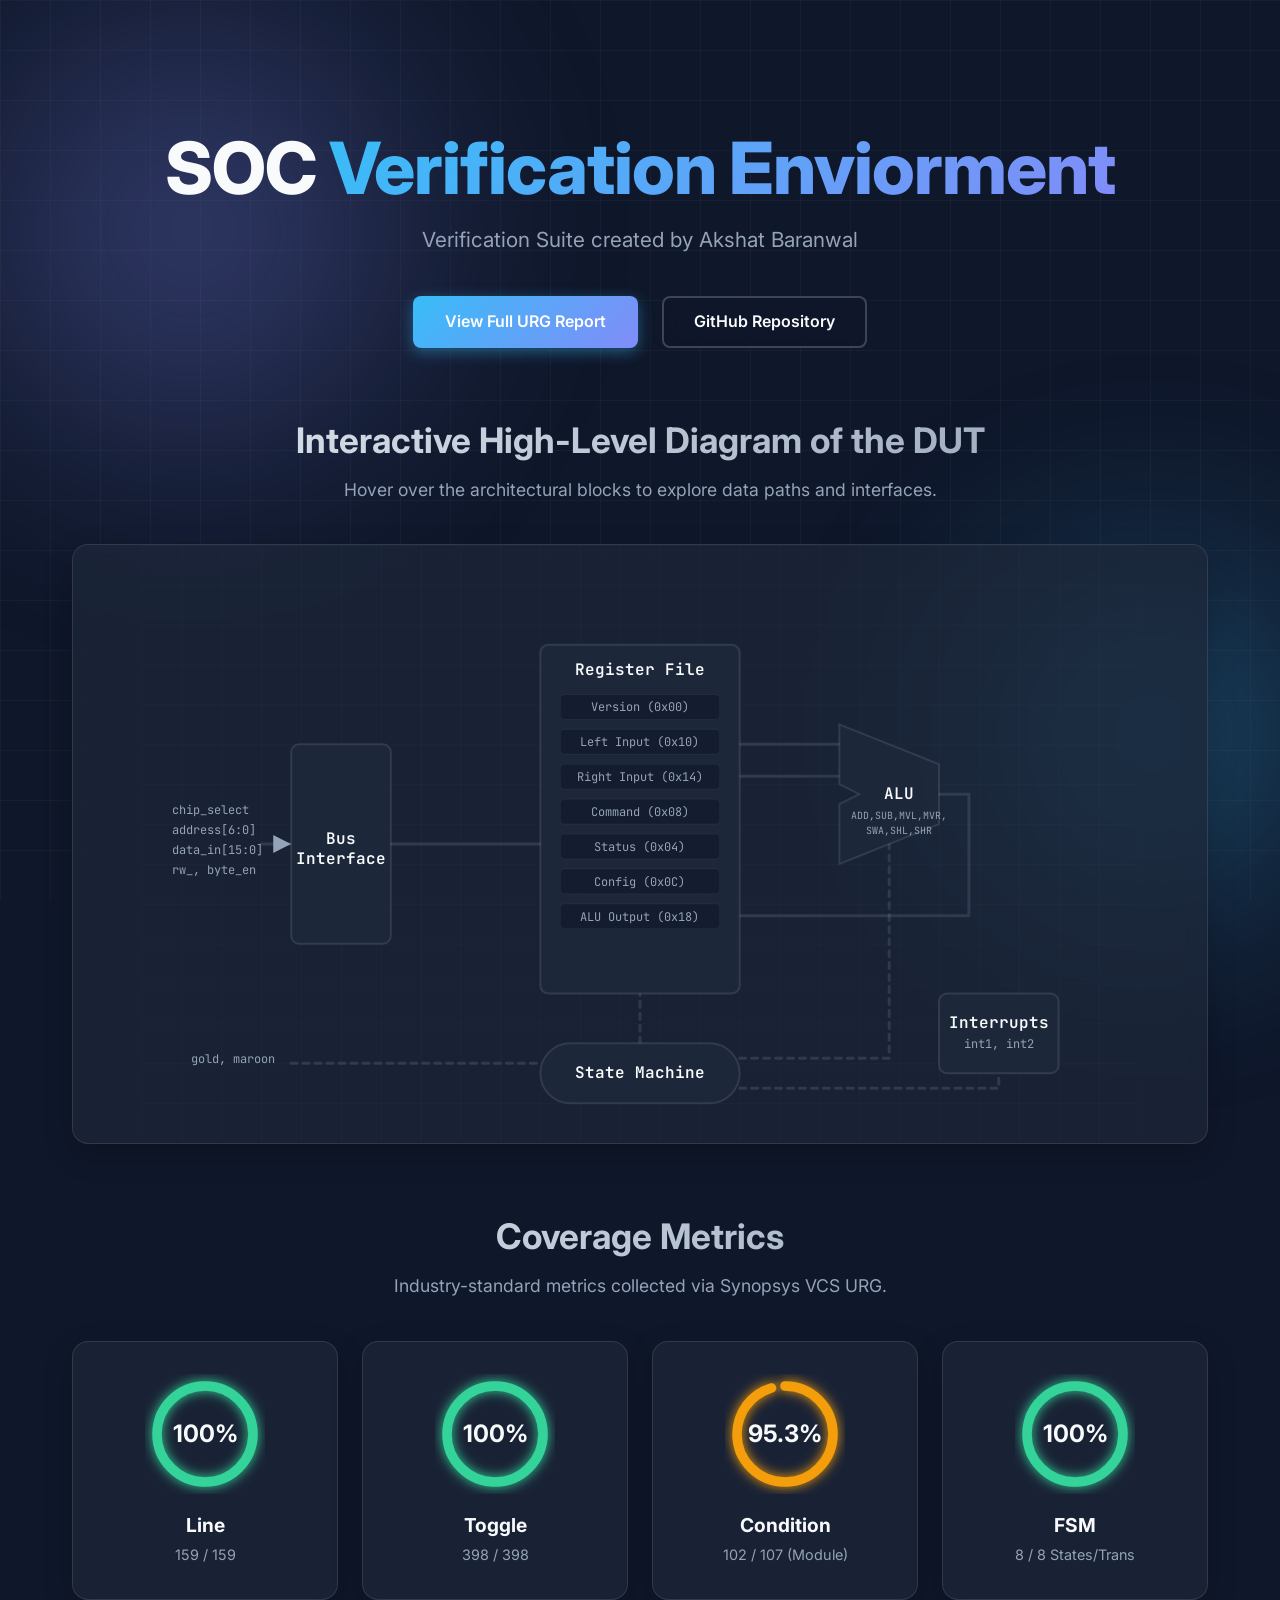
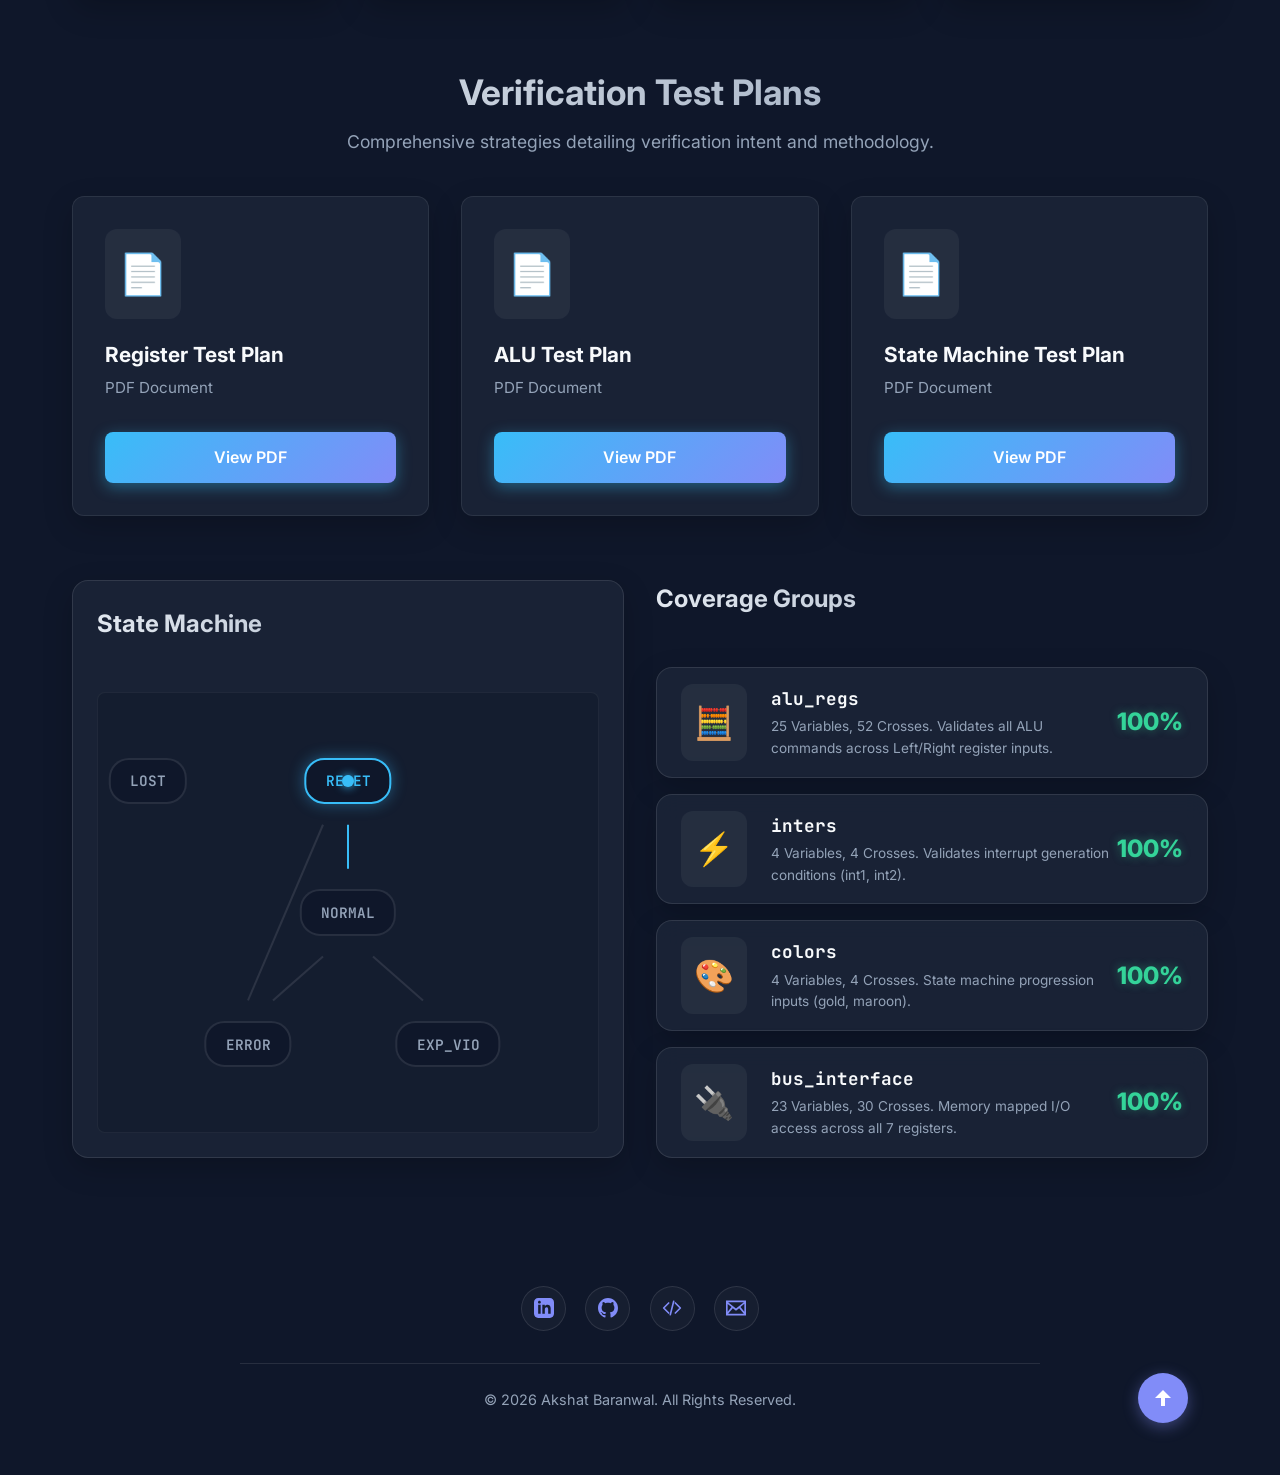
<file: index.html>
<!DOCTYPE html>
<html lang="en">

<head>
    <meta charset="UTF-8">
    <meta name="viewport" content="width=device-width, initial-scale=1.0">
    <title>Verichip Verification Dashboard</title>
    <meta name="description"
        content="Interactive High-Level Diagram and Verification Coverage Metrics for the Verichip DUT.">
    <link rel="preconnect" href="https://fonts.googleapis.com">
    <link rel="preconnect" href="https://fonts.gstatic.com" crossorigin>
    <link
        href="https://fonts.googleapis.com/css2?family=Inter:wght@300;400;500;600;700;800&family=JetBrains+Mono:wght@400;700&display=swap"
        rel="stylesheet">
    <link rel="stylesheet" href="styles.css">
</head>

<body>
    <div class="background-grid"></div>
    <div class="glow-blob blob-1"></div>
    <div class="glow-blob blob-2"></div>

    <main class="container">
        <header class="hero">
            <!-- <div class="badge">VERIFICATION PORTFOLIO</div> -->
            <h1>SOC <span class="gradient-text">Verification Enviorment</span></h1>
            <p class="subtitle">Verification Suite created by Akshat Baranwal</p>
            <div class="hero-buttons">
                <a href="urgReport/dashboard.html" class="btn primary-btn">View Full URG Report</a>
                <a href="https://github.com/11mosfets/verification_suite" class="btn secondary-btn"
                    target="_blank">GitHub Repository</a>
            </div>
        </header>

        <section class="section hld-section">
            <div class="section-header">
                <h2>Interactive High-Level Diagram of the DUT</h2>
                <p>Hover over the architectural blocks to explore data paths and interfaces.</p>
            </div>
            <div class="hld-container glass-panel">
                <svg id="hld-svg" viewBox="0 0 1000 600" xmlns="http://www.w3.org/2000/svg">
                    <defs>
                        <filter id="glow" x="-20%" y="-20%" width="140%" height="140%">
                            <feGaussianBlur stdDeviation="5" result="blur" />
                            <feComposite in="SourceGraphic" in2="blur" operator="over" />
                        </filter>
                        <linearGradient id="bus-grad" x1="0%" y1="0%" x2="100%" y2="0%">
                            <stop offset="0%" stop-color="#38bdf8" />
                            <stop offset="100%" stop-color="#818cf8" />
                        </linearGradient>
                        <marker id="arrow" viewBox="0 0 10 10" refX="10" refY="5" markerWidth="6" markerHeight="6"
                            orient="auto-start-reverse">
                            <path d="M 0 0 L 10 5 L 0 10 z" fill="#94a3b8" />
                        </marker>
                    </defs>

                    <!-- Background Grid for SVG -->
                    <pattern id="svg-grid" width="40" height="40" patternUnits="userSpaceOnUse">
                        <path d="M 40 0 L 0 0 0 40" fill="none" stroke="rgba(255,255,255,0.03)" stroke-width="1" />
                    </pattern>
                    <rect width="100%" height="100%" fill="url(#svg-grid)" />

                    <!-- Connections (Data Paths) -->
                    <!-- Bus to Regs -->
                    <path class="data-path bus-path" d="M 250 300 L 400 300" />
                    <!-- Regs to ALU -->
                    <path class="data-path alu-path" d="M 600 200 L 700 200" />
                    <path class="data-path alu-path" d="M 600 232 L 700 232" />
                    <!-- ALU to Regs (feedback to ALU Output register) -->
                    <path class="data-path alu-path" d="M 800 250 L 830 250 L 830 372 L 600 372" />
                    <!-- FSM to Regs -->
                    <path class="data-path fsm-path ctrl-path" d="M 500 500 L 500 450" />
                    <!-- FSM to ALU -->
                    <path class="data-path fsm-path ctrl-path" d="M 600 515 L 750 515 L 750 300" />

                    <!-- External Inputs -->
                    <g class="block io-block">
                        <text x="30" y="270" class="svg-text small">chip_select</text>
                        <text x="30" y="290" class="svg-text small">address[6:0]</text>
                        <text x="30" y="310" class="svg-text small">data_in[15:0]</text>
                        <text x="30" y="330" class="svg-text small">rw_, byte_en</text>
                        <path d="M 120 300 L 150 300" class="data-path bus-path" marker-end="url(#arrow)" />
                    </g>

                    <g class="block io-block">
                        <text x="50" y="520" class="svg-text small">gold, maroon</text>
                        <path d="M 150 520 L 400 520" class="data-path fsm-path ctrl-path" />
                    </g>

                    <!-- Bus Interface Module -->
                    <g class="block module bus-if" id="bus-if">
                        <rect x="150" y="200" width="100" height="200" rx="8" class="svg-rect" />
                        <text x="200" y="300" class="svg-text title" text-anchor="middle">Bus</text>
                        <text x="200" y="320" class="svg-text title" text-anchor="middle">Interface</text>
                    </g>

                    <!-- Register File -->
                    <g class="block module reg-file" id="reg-file">
                        <rect x="400" y="100" width="200" height="350" rx="8" class="svg-rect" />
                        <text x="500" y="130" class="svg-text title" text-anchor="middle">Register File</text>

                        <rect x="420" y="150" width="160" height="25" rx="4" class="svg-subrect" />
                        <text x="500" y="167" class="svg-text small" text-anchor="middle">Version (0x00)</text>

                        <rect x="420" y="185" width="160" height="25" rx="4" class="svg-subrect" />
                        <text x="500" y="202" class="svg-text small" text-anchor="middle">Left Input (0x10)</text>

                        <rect x="420" y="220" width="160" height="25" rx="4" class="svg-subrect" />
                        <text x="500" y="237" class="svg-text small" text-anchor="middle">Right Input (0x14)</text>

                        <rect x="420" y="255" width="160" height="25" rx="4" class="svg-subrect" />
                        <text x="500" y="272" class="svg-text small" text-anchor="middle">Command (0x08)</text>

                        <rect x="420" y="290" width="160" height="25" rx="4" class="svg-subrect" />
                        <text x="500" y="307" class="svg-text small" text-anchor="middle">Status (0x04)</text>

                        <rect x="420" y="325" width="160" height="25" rx="4" class="svg-subrect" />
                        <text x="500" y="342" class="svg-text small" text-anchor="middle">Config (0x0C)</text>

                        <rect x="420" y="360" width="160" height="25" rx="4" class="svg-subrect alu-res" />
                        <text x="500" y="377" class="svg-text small" text-anchor="middle">ALU Output (0x18)</text>
                    </g>

                    <!-- ALU -->
                    <g class="block module alu" id="alu">
                        <polygon points="700,180 800,220 800,280 700,320 700,260 720,250 700,240"
                            class="svg-rect alu-shape" />
                        <text x="760" y="255" class="svg-text title" text-anchor="middle">ALU</text>
                        <text x="760" y="275" class="svg-text tiny" text-anchor="middle">ADD,SUB,MVL,MVR,</text>
                        <text x="760" y="290" class="svg-text tiny" text-anchor="middle">SWA,SHL,SHR</text>
                    </g>

                    <!-- Interrupt Controller -->
                    <g class="block module int-ctrl" id="int-ctrl">
                        <rect x="800" y="450" width="120" height="80" rx="8" class="svg-rect" />
                        <text x="860" y="485" class="svg-text title" text-anchor="middle">Interrupts</text>
                        <text x="860" y="505" class="svg-text small" text-anchor="middle">int1, int2</text>
                        <!-- FSM to Interrupts -->
                        <path d="M 600 545 L 860 545 L 860 530" class="data-path ctrl-path" />
                    </g>

                    <!-- State Machine -->
                    <g class="block module fsm" id="fsm">
                        <rect x="400" y="500" width="200" height="60" rx="30" class="svg-rect fsm-rect" />
                        <text x="500" y="535" class="svg-text title" text-anchor="middle">State Machine</text>
                    </g>
                </svg>
                <div class="hld-info-panel" id="hld-info">
                    <h3 id="hld-title">System Architecture</h3>
                    <p id="hld-desc">Hover over a component to see its details. Verichip features a 16-bit architecture
                        with a robust State Machine.</p>
                </div>
            </div>
        </section>

        <section class="section metrics-section">
            <div class="section-header">
                <h2>Coverage Metrics</h2>
                <p>Industry-standard metrics collected via Synopsys VCS URG.</p>
            </div>

            <div class="metrics-grid">
                <!-- Line Coverage -->
                <div class="metric-card glass-panel perfect">
                    <div class="circular-progress" style="--val: 100;">
                        <svg viewBox="0 0 100 100">
                            <circle class="bg" cx="50" cy="50" r="40"></circle>
                            <circle class="meter" cx="50" cy="50" r="40"></circle>
                        </svg>
                        <div class="value">100%</div>
                    </div>
                    <h3>Line</h3>
                    <p>159 / 159</p>
                </div>

                <!-- Toggle Coverage -->
                <div class="metric-card glass-panel perfect">
                    <div class="circular-progress" style="--val: 100;">
                        <svg viewBox="0 0 100 100">
                            <circle class="bg" cx="50" cy="50" r="40"></circle>
                            <circle class="meter" cx="50" cy="50" r="40"></circle>
                        </svg>
                        <div class="value">100%</div>
                    </div>
                    <h3>Toggle</h3>
                    <p>398 / 398</p>
                </div>

                <!-- Condition Coverage -->
                <div class="metric-card glass-panel excellent">
                    <div class="circular-progress" style="--val: 95.33; --clr: #f59e0b;">
                        <svg viewBox="0 0 100 100">
                            <circle class="bg" cx="50" cy="50" r="40"></circle>
                            <circle class="meter" cx="50" cy="50" r="40"></circle>
                        </svg>
                        <div class="value">95.3%</div>
                    </div>
                    <h3>Condition</h3>
                    <p>102 / 107 (Module)</p>
                </div>

                <!-- FSM Coverage -->
                <div class="metric-card glass-panel perfect">
                    <div class="circular-progress" style="--val: 100;">
                        <svg viewBox="0 0 100 100">
                            <circle class="bg" cx="50" cy="50" r="40"></circle>
                            <circle class="meter" cx="50" cy="50" r="40"></circle>
                        </svg>
                        <div class="value">100%</div>
                    </div>
                    <h3>FSM</h3>
                    <p>8 / 8 States/Trans</p>
                </div>
            </div>
        </section>

        <section class="section docs-section">
            <div class="section-header">
                <h2>Verification Test Plans</h2>
                <p>Comprehensive strategies detailing verification intent and methodology.</p>
            </div>
            <div class="docs-grid">
                <div class="doc-card glass-panel">
                    <div class="doc-icon">📄</div>
                    <div class="doc-info">
                        <h3>Register Test Plan</h3>
                        <p>PDF Document</p>
                    </div>
                    <a href="test plans/Register_testplan.pdf" target="_blank" class="btn primary-btn doc-btn">View
                        PDF</a>
                </div>
                <div class="doc-card glass-panel">
                    <div class="doc-icon">📄</div>
                    <div class="doc-info">
                        <h3>ALU Test Plan</h3>
                        <p>PDF Document</p>
                    </div>
                    <a href="test plans/alu_test_plan.pdf" target="_blank" class="btn primary-btn doc-btn">View PDF</a>
                </div>
                <div class="doc-card glass-panel">
                    <div class="doc-icon">📄</div>
                    <div class="doc-info">
                        <h3>State Machine Test Plan</h3>
                        <p>PDF Document</p>
                    </div>
                    <a href="test plans/state_machine_plan.pdf" target="_blank" class="btn primary-btn doc-btn">View
                        PDF</a>
                </div>
            </div>
        </section>

        <section class="section">
            <div class="two-col-layout">
                <!-- FSM Animation Section -->
                <div class="fsm-animation-box glass-panel">
                    <div class="section-header small">
                        <h2>State Machine</h2>
                    </div>
                    <div class="fsm-graph" id="fsm-graph">
                        <!-- Rendered via CSS/JS -->
                        <div class="fsm-node" id="state-reset" style="top: 20%; left: 50%;">RESET</div>
                        <div class="fsm-node" id="state-norm" style="top: 50%; left: 50%;">NORMAL</div>
                        <div class="fsm-node" id="state-err" style="top: 80%; left: 30%;">ERROR</div>
                        <div class="fsm-node" id="state-exp" style="top: 80%; left: 70%;">EXP_VIO</div>
                        <div class="fsm-node" id="state-lost" style="top: 20%; left: 10%;">LOST</div>

                        <!-- Simplified transition lines with SVG -->
                        <svg class="fsm-edges" width="100%" height="100%">
                            <line x1="50%" y1="30%" x2="50%" y2="40%" class="edge active" />
                            <line x1="45%" y1="60%" x2="35%" y2="70%" class="edge" />
                            <line x1="55%" y1="60%" x2="65%" y2="70%" class="edge" />
                            <line x1="30%" y1="70%" x2="45%" y2="30%" class="edge" /> <!-- Err to Reset -->
                        </svg>
                        <div class="fsm-token" id="fsm-token"></div>
                    </div>
                </div>

                <!-- Coverage Groups Breakdown -->
                <div class="groups-breakdown">
                    <div class="section-header small">
                        <h2>Coverage Groups</h2>
                    </div>
                    <div class="group-list">
                        <div class="group-item glass-panel">
                            <div class="group-icon">🧮</div>
                            <div class="group-details">
                                <h4>alu_regs</h4>
                                <p>25 Variables, 52 Crosses. Validates all ALU commands across Left/Right register
                                    inputs.</p>
                            </div>
                            <div class="group-score">100%</div>
                        </div>
                        <div class="group-item glass-panel">
                            <div class="group-icon">⚡</div>
                            <div class="group-details">
                                <h4>inters</h4>
                                <p>4 Variables, 4 Crosses. Validates interrupt generation conditions (int1, int2).</p>
                            </div>
                            <div class="group-score">100%</div>
                        </div>
                        <div class="group-item glass-panel">
                            <div class="group-icon">🎨</div>
                            <div class="group-details">
                                <h4>colors</h4>
                                <p>4 Variables, 4 Crosses. State machine progression inputs (gold, maroon).</p>
                            </div>
                            <div class="group-score">100%</div>
                        </div>
                        <div class="group-item glass-panel">
                            <div class="group-icon">🔌</div>
                            <div class="group-details">
                                <h4>bus_interface</h4>
                                <p>23 Variables, 30 Crosses. Memory mapped I/O access across all 7 registers.</p>
                            </div>
                            <div class="group-score">100%</div>
                        </div>
                    </div>
                </div>
            </div>
        </section>

        <footer>
            <div class="footer-icons">
                <a href="https://www.linkedin.com/in/akshatbaranwal21/" target="_blank" class="icon-link"
                    aria-label="LinkedIn">
                    <svg viewBox="0 0 24 24" width="20" height="20" fill="currentColor">
                        <path
                            d="M19 0h-14c-2.761 0-5 2.239-5 5v14c0 2.761 2.239 5 5 5h14c2.762 0 5-2.239 5-5v-14c0-2.761-2.238-5-5-5zm-11 19h-3v-11h3v11zm-1.5-12.268c-.966 0-1.75-.79-1.75-1.764s.784-1.764 1.75-1.764 1.75.79 1.75 1.764-.783 1.764-1.75 1.764zm13.5 12.268h-3v-5.604c0-3.368-4-3.113-4 0v5.604h-3v-11h3v1.765c1.396-2.586 7-2.777 7 2.476v6.759z" />
                    </svg>
                </a>
                <a href="https://github.com/11mosfets" target="_blank" class="icon-link" aria-label="GitHub">
                    <svg viewBox="0 0 24 24" width="20" height="20" fill="currentColor">
                        <path
                            d="M12 0c-6.626 0-12 5.373-12 12 0 5.302 3.438 9.8 8.207 11.387.599.111.793-.261.793-.577v-2.234c-3.338.726-4.033-1.416-4.033-1.416-.546-1.387-1.333-1.756-1.333-1.756-1.089-.745.083-.729.083-.729 1.205.084 1.839 1.237 1.839 1.237 1.07 1.834 2.807 1.304 3.492.997.107-.775.418-1.305.762-1.604-2.665-.305-5.467-1.334-5.467-5.931 0-1.311.469-2.381 1.236-3.221-.124-.303-.535-1.524.117-3.176 0 0 1.008-.322 3.301 1.23.957-.266 1.983-.399 3.003-.404 1.02.005 2.047.138 3.006.404 2.291-1.552 3.297-1.23 3.297-1.23.653 1.653.242 2.874.118 3.176.77.84 1.235 1.911 1.235 3.221 0 4.609-2.807 5.624-5.479 5.921.43.372.823 1.102.823 2.222v3.293c0 .319.192.694.801.576 4.765-1.589 8.199-6.086 8.199-11.386 0-6.627-5.373-12-12-12z" />
                    </svg>
                </a>
                <a href="https://www.akshatbaranwal.me/" target="_blank" class="icon-link" aria-label="Portfolio">
                    <svg viewBox="0 0 24 24" width="20" height="20" fill="none" stroke="currentColor" stroke-width="2"
                        stroke-linecap="round" stroke-linejoin="round">
                        <polyline points="16 18 22 12 16 6"></polyline>
                        <polyline points="8 6 2 12 8 18"></polyline>
                        <line x1="14" y1="4" x2="10" y2="20"></line>
                    </svg>
                </a>
                <a href="mailto:akshatbrnwl21@gmail.com" class="icon-link" aria-label="Email">
                    <svg viewBox="0 0 24 24" width="20" height="20" fill="currentColor">
                        <path
                            d="M0 3v18h24v-18h-24zm6.623 7.929l-4.623 5.712v-9.458l4.623 3.746zm-4.141-5.929h19.035l-9.517 7.713-9.518-7.713zm5.694 7.188l3.824 3.099 3.83-3.104 5.612 6.817h-18.866l5.6-6.812zm9.201-1.476l4.623-3.747v9.458l-4.623-5.711z" />
                    </svg>
                </a>
            </div>

            <hr class="footer-divider">

            <div class="footer-copyright">
                <p>&copy; 2026 Akshat Baranwal. All Rights Reserved.</p>
            </div>

            <a href="#" class="scroll-top" aria-label="Scroll to top"
                onclick="window.scrollTo({top:0, behavior:'smooth'}); return false;">
                <svg viewBox="0 0 24 24" width="24" height="24" fill="currentColor">
                    <path d="M12 4l-8 8h6v8h4v-8h6z" />
                </svg>
            </a>
        </footer>
    </main>

    <script src="script.js"></script>
</body>

</html>
</file>
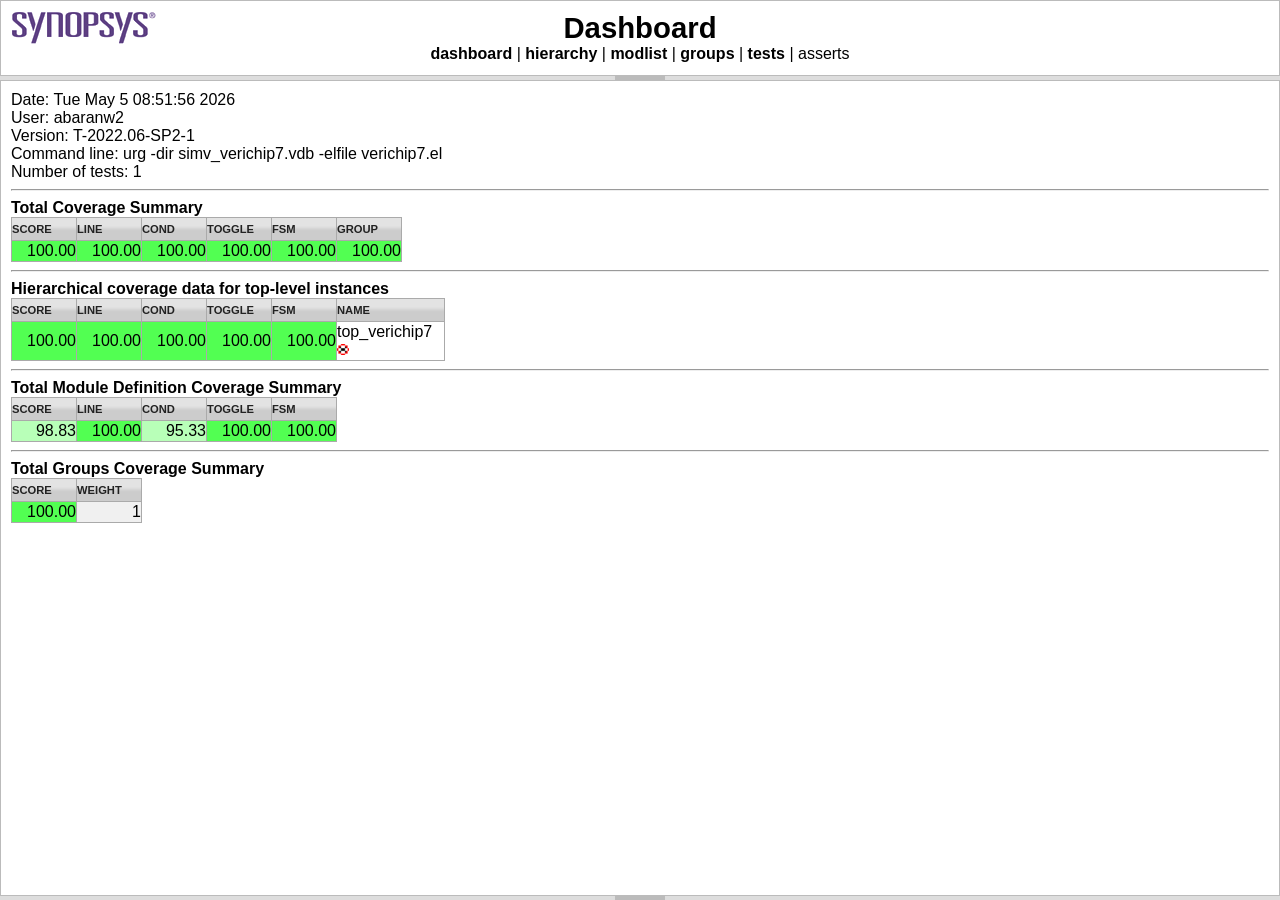
<file: urgReport/dashboard.html>
<!DOCTYPE html>
<html>
<head>
<meta http-equiv="Content-Type" content="text/html; charset=UTF-8">
<meta name="Author" content="<username>"> <meta name="GENERATOR" content="urg/version [en] (platform name) [urg]">
<title>Unified Coverage Report :: Dashboard</title>
<link type="text/css" rel="stylesheet" href="css/.urg.css">
<link type="text/css" rel="stylesheet" href="css/.layout.css">
<script type="text/javascript" src="js/.jquery.js"></script>
<script type="text/javascript" src="js/.jquery-ui.js"></script>
<script type="text/javascript" src="js/.sortable.js"></script>
<script type="text/javascript" src="js/.colResizable.js"></script>
<script type="text/javascript" src="js/.layout.js"></script>
<script type="text/javascript">
var layout, westLayout, centerLayout;
$(document).ready(function () {
  layout = $("body").layout({ 
    resizable: true,
    spacing_open: 4,
    spacing_closed: 4,
    north: {
      size: 76
    },
    south: {
      size: 45,
      initClosed: true
    }  });
  $("table").colResizable({    liveDrag:true,
    fixed:false,
    draggingClass:"dragging"
  });
});
</script>
</head>
<body><div class="ui-layout-north">
<div class="logo"></div>
<center class="pagetitle">Dashboard</center>
<div align="center"><a href="dashboard.html" ><b>dashboard</b></a> | <a href="hierarchy.html" ><b>hierarchy</b></a> | <a href="modlist.html" ><b>modlist</b></a> | <a href="groups.html" ><b>groups</b></a> | <a href="tests.html" ><b>tests</b></a> | asserts</div>

</div>
<div class="ui-layout-center">
Date: Tue May  5 08:51:56 2026
<br clear=all>
User: abaranw2
<br clear=all>
Version: T-2022.06-SP2-1<br clear=all>
Command line: urg -dir simv_verichip7.vdb -elfile verichip7.el 
<br clear=all>
Number of tests: 1<br clear=all>
<hr>
<b>Total Coverage Summary</b>&nbsp;<br clear=all>
<table align=left>
<tr class="sortablehead">
<td nowrap width=65>SCORE</td><td nowrap width=65>LINE</td><td nowrap width=65>COND</td><td nowrap width=65>TOGGLE</td><td nowrap width=65>FSM</td><td nowrap width=65>GROUP</td></tr><tr>
<td class="s10 cl rt">100.00</td>
<td class="s10 cl rt">100.00</td>
<td class="s10 cl rt">100.00</td>
<td class="s10 cl rt">100.00</td>
<td class="s10 cl rt">100.00</td>
<td class="s10 cl rt">100.00</td>
</tr></table><br clear=all>
<hr>
<b>Hierarchical coverage data for top-level instances</b>&nbsp;<br clear=all>
<table align=left>
<tr class="sortablehead">
<td nowrap width=65>SCORE</td><td nowrap width=65>LINE</td><td nowrap width=65>COND</td><td nowrap width=65>TOGGLE</td><td nowrap width=65>FSM</td><td class="alfsrt">NAME</td></tr><tr>
<td class="s10 cl rt">100.00</td>
<td class="s10 cl rt">100.00</td>
<td class="s10 cl rt">100.00</td>
<td class="s10 cl rt">100.00</td>
<td class="s10 cl rt">100.00</td>
<td class="wordwrap"><a href="mod4.html#inst_tag_4" >top_verichip7<img src="fx.gif" class="icon"></a></td>
</tr></table><br clear=all>
<hr>
<b>Total Module Definition Coverage Summary</b>&nbsp;<br clear=all>
<table align=left>
<tr class="sortablehead">
<td nowrap width=65>SCORE</td><td nowrap width=65>LINE</td><td nowrap width=65>COND</td><td nowrap width=65>TOGGLE</td><td nowrap width=65>FSM</td></tr><tr>
<td class="s9 cl rt"> 98.83</td>
<td class="s10 cl rt">100.00</td>
<td class="s9 cl rt"> 95.33</td>
<td class="s10 cl rt">100.00</td>
<td class="s10 cl rt">100.00</td>
</tr></table><br clear=all>
<hr>
<b>Total Groups Coverage Summary</b>&nbsp;<br clear=all>
<table align=left>
<tr class="sortablehead">
<td nowrap width=65>SCORE</td><td nowrap width=65>WEIGHT</td></tr><tr>
<td class="s10 cl rt">100.00</td>
<td class="wht cl rt">1     </td>
</tr></table></div>
<div class="ui-layout-south">
<table align=center><tr><td class="s0 cl">0%</td>
<td class="s1 cl">10%</td>
<td class="s2 cl">20%</td>
<td class="s3 cl">30%</td>
<td class="s4 cl">40%</td>
<td class="s5 cl">50%</td>
<td class="s6 cl">60%</td>
<td class="s7 cl">70%</td>
<td class="s8 cl">80%</td>
<td class="s9 cl">90%</td>
<td class="s10 cl">100%</td></tr></table></div>
</body>
</html>
</file>
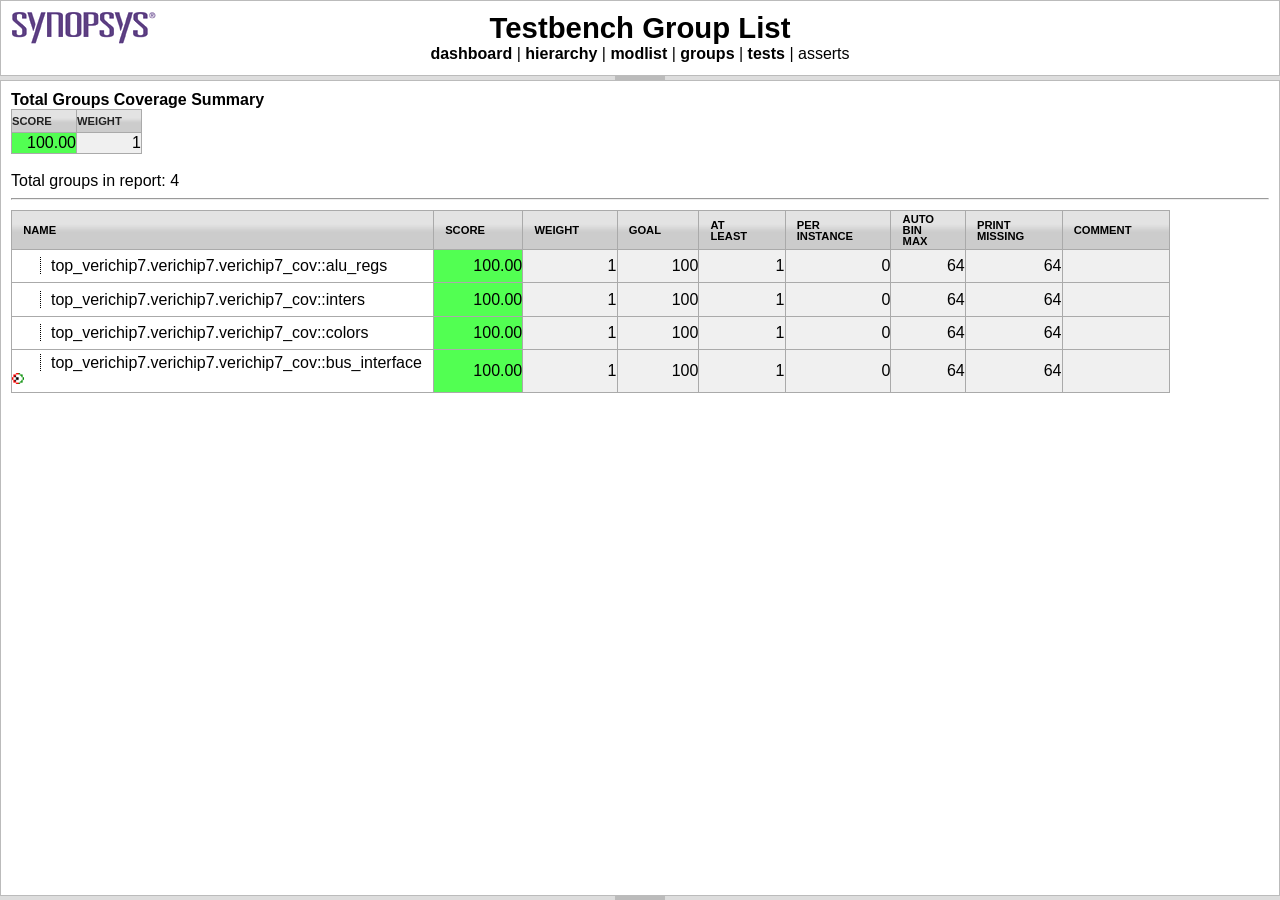
<file: urgReport/groups.html>
<!DOCTYPE html>
<html>
<head>
<meta http-equiv="Content-Type" content="text/html; charset=UTF-8">
<meta name="Author" content="<username>"> <meta name="GENERATOR" content="urg/version [en] (platform name) [urg]">
<title>Unified Coverage Report :: Group List</title>
<link type="text/css" rel="stylesheet" href="css/.urg.css">
<link type="text/css" rel="stylesheet" href="css/.treetable.css">
<link type="text/css" rel="stylesheet" href="css/.layout.css">
<script type="text/javascript" src="js/.jquery.js"></script>
<script type="text/javascript" src="js/.jquery-ui.js"></script>
<script type="text/javascript" src="js/.sortable.js"></script>
<script type="text/javascript" src="js/.treetable.js"></script>
<script type="text/javascript" src="js/.colResizable.js"></script>
<script type="text/javascript" src="js/.layout.js"></script>
<script type="text/javascript">
var layout, westLayout, centerLayout;
$(document).ready(function () {
  layout = $("body").layout({ 
    resizable: true,
    spacing_open: 4,
    spacing_closed: 4,
    north: {
      size: 76
    },
    south: {
      size: 45,
      initClosed: true
    }  });
  $("#hierarchyTable tbody tr").mousedown(function() {
    $("tr.selected").removeClass("selected");
    $("td.selected").removeClass("selected");
    $(this).addClass("selected");
    $(this).children().addClass("selected");
  });
  $("tr[data-tt-id='hierarchyTable_root']").each(function () {
    $(this).attr("style", "display:none");
  });
  $("tr[data-tt-parent-id='hierarchyTable_root']").each(function () {
    $(this).attr("style", "display:table-row");
    $("#hierarchyTable").treetable("expandNode", $(this).attr("data-tt-id"));
  });
  $("table").colResizable({    liveDrag:true,
    fixed:false,
    draggingClass:"dragging"
  });
});
function expandAll() {
  $("#hierarchyTable").treetable("expandAll");
}
function collapseAll() {
  if ($("tr[data-tt-parent-id='hierarchyTable_root']").length > 0) {
    $("tr[data-tt-parent-id='hierarchyTable_root']").each(function () {
      var nodeId = $(this).attr("data-tt-id");
      var node = $("#hierarchyTable").treetable("node", nodeId);
      $("#hierarchyTable").treetable("collapseNodeRecursive", node);
    });
  } else {
    $("#hierarchyTable").treetable("collapseAll");
  }
}
</script>
</head>
<body><div class="ui-layout-north">
<div class="logo"></div>
<center class="pagetitle">Testbench Group List</center>
<div align="center"><a href="dashboard.html" ><b>dashboard</b></a> | <a href="hierarchy.html" ><b>hierarchy</b></a> | <a href="modlist.html" ><b>modlist</b></a> | <a href="groups.html" ><b>groups</b></a> | <a href="tests.html" ><b>tests</b></a> | asserts</div>

</div>
<div class="ui-layout-center">
<b>Total Groups Coverage Summary</b>&nbsp;<br clear=all>
<table align=left>
<tr class="sortablehead">
<td nowrap width=65>SCORE</td><td nowrap width=65>WEIGHT</td></tr><tr>
<td class="s10 cl rt">100.00</td>
<td class="wht cl rt">1     </td>
</tr></table><br clear=all>
<br clear=all>
Total groups in report: 4<hr>
<table id="hierarchyTable" border="0" cellpadding="0" cellspacing="0" class="sortable">
  <thead class="table-header">
    <tr>
<th class="alfsrt">NAME</th><th><b>SCORE</b></th><th>WEIGHT</th><th>GOAL</th><th>AT LEAST</th><th>PER INSTANCE</th><th>AUTO BIN MAX</th><th>PRINT MISSING</th><th class="alfsrt">COMMENT</th>    </tr>
  </thead>
  <tbody>
    <tr data-tt-id="hierarchyTable_root">
<td></td><td></td><td></td><td></td><td></td><td></td><td></td><td></td><td></td>    </tr>
    <tr data-tt-id="grpinst_hash_2005688414" data-tt-parent-id="hierarchyTable_root">
<td class="wordwrap"><a name="tag_top_verichip7.verichip7.verichip7_cov::alu_regs"></a>
<a href="grp0.html" >top_verichip7.verichip7.verichip7_cov::alu_regs</a></td>
<td class="s10 cl rt">100.00</td>
<td class="wht cl rt">1     </td>
<td class="wht cl rt">100   </td>
<td class="wht cl rt">1     </td>
<td class="wht cl rt">0     </td>
<td class="wht cl rt">64    </td>
<td class="wht cl rt">64    </td>
<td class="wht cl"></td>
    </tr>
    <tr data-tt-id="grpinst_hash_1920510656" data-tt-parent-id="hierarchyTable_root">
<td class="wordwrap"><a name="tag_top_verichip7.verichip7.verichip7_cov::inters"></a>
<a href="grp1.html" >top_verichip7.verichip7.verichip7_cov::inters</a></td>
<td class="s10 cl rt">100.00</td>
<td class="wht cl rt">1     </td>
<td class="wht cl rt">100   </td>
<td class="wht cl rt">1     </td>
<td class="wht cl rt">0     </td>
<td class="wht cl rt">64    </td>
<td class="wht cl rt">64    </td>
<td class="wht cl"></td>
    </tr>
    <tr data-tt-id="grpinst_hash_1165874248" data-tt-parent-id="hierarchyTable_root">
<td class="wordwrap"><a name="tag_top_verichip7.verichip7.verichip7_cov::colors"></a>
<a href="grp2.html" >top_verichip7.verichip7.verichip7_cov::colors</a></td>
<td class="s10 cl rt">100.00</td>
<td class="wht cl rt">1     </td>
<td class="wht cl rt">100   </td>
<td class="wht cl rt">1     </td>
<td class="wht cl rt">0     </td>
<td class="wht cl rt">64    </td>
<td class="wht cl rt">64    </td>
<td class="wht cl"></td>
    </tr>
    <tr data-tt-id="grpinst_hash_387428697" data-tt-parent-id="hierarchyTable_root">
<td class="wordwrap"><a name="tag_top_verichip7.verichip7.verichip7_cov::bus_interface"></a>
<a href="grp3.html" >top_verichip7.verichip7.verichip7_cov::bus_interface<img src="ex.gif" class="icon"></a></td>
<td class="s10 cl rt">100.00</td>
<td class="wht cl rt">1     </td>
<td class="wht cl rt">100   </td>
<td class="wht cl rt">1     </td>
<td class="wht cl rt">0     </td>
<td class="wht cl rt">64    </td>
<td class="wht cl rt">64    </td>
<td class="wht cl"></td>
    </tr>
  </tbody>
</table>
</div>
<div class="ui-layout-south">
<table align=center><tr><td class="s0 cl">0%</td>
<td class="s1 cl">10%</td>
<td class="s2 cl">20%</td>
<td class="s3 cl">30%</td>
<td class="s4 cl">40%</td>
<td class="s5 cl">50%</td>
<td class="s6 cl">60%</td>
<td class="s7 cl">70%</td>
<td class="s8 cl">80%</td>
<td class="s9 cl">90%</td>
<td class="s10 cl">100%</td></tr></table></div>

<script>
$("#hierarchyTable").treetable({ expandable: true });
</script>
</body>
</html>
</file>
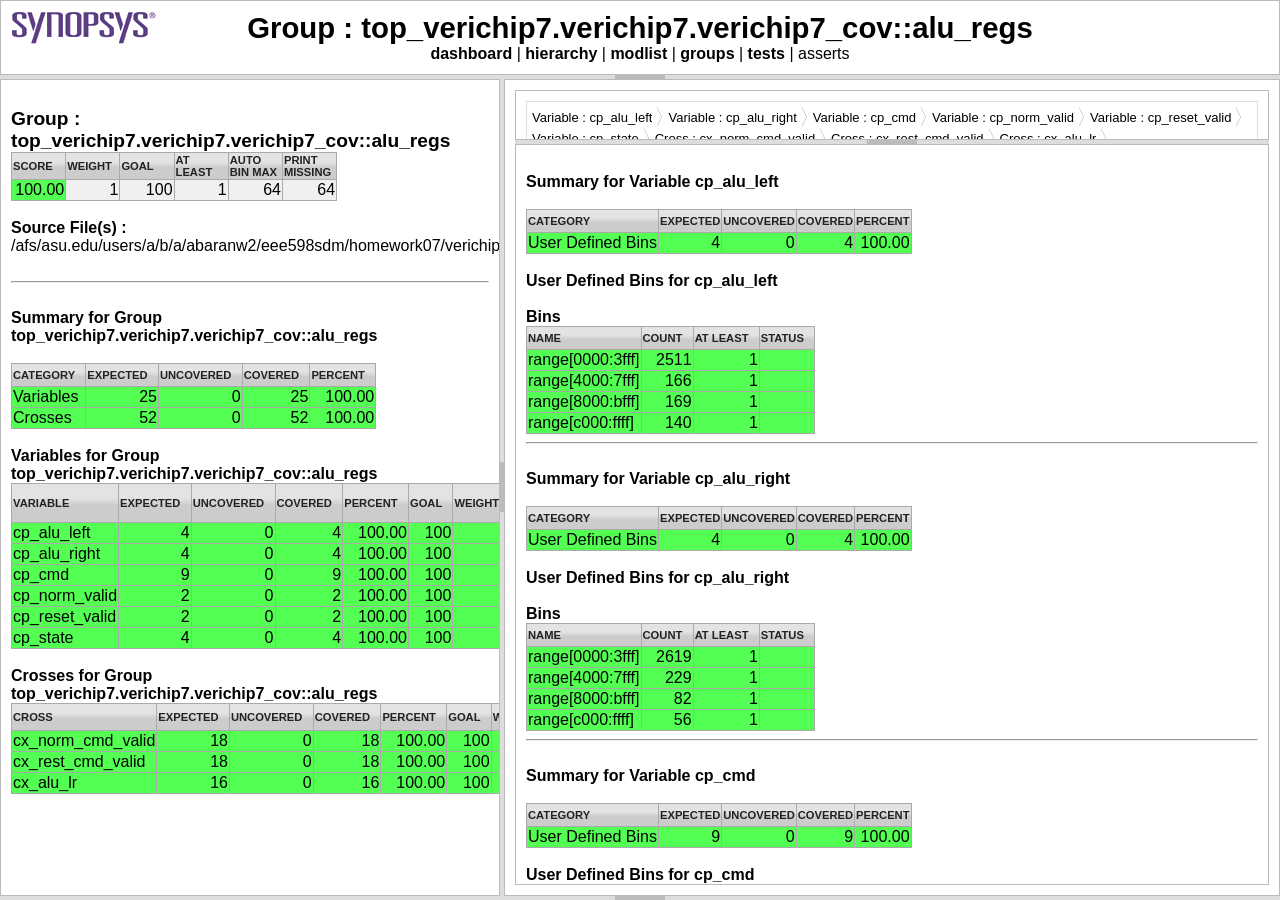
<file: urgReport/grp0.html>
<!DOCTYPE html>
<html>
<head>
<meta http-equiv="Content-Type" content="text/html; charset=UTF-8">
<meta name="Author" content="<username>"> <meta name="GENERATOR" content="urg/version [en] (platform name) [urg]">
<title>Unified Coverage Report :: Group :: top_verichip7.verichip7.verichip7_cov::alu_regs</title>
<link type="text/css" rel="stylesheet" href="css/.urg.css">
<link type="text/css" rel="stylesheet" href="css/.layout.css">
<link type="text/css" rel="stylesheet" href="css/.breadcrumb.css">
<script type="text/javascript" src="js/.jquery.js"></script>
<script type="text/javascript" src="js/.jquery-ui.js"></script>
<script type="text/javascript" src="js/.sortable.js"></script>
<script type="text/javascript" src="js/.layout.js"></script>
<script type="text/javascript" src="js/.breadcrumb.js"></script>
<script type="text/javascript">
var layout, westLayout, centerLayout;
$(document).ready(function () {
  if ($("#north-bread-crumb")) {
    $("#north-bread-crumb").jBreadCrumb({easing:'swing'})
  }
  layout = $("body").layout({ 
    resizable: true,
    spacing_open: 4,
    spacing_closed: 4,
    north: {
      size: 76
    },
    south: {
      size: 45,
      initClosed: true
    },
    west: {
      size: 500,
      resizable: true,
      initClosed: false
    }
  });
  centerLayout = $('div.ui-layout-center').layout({
    north__paneSelector: ".ui-layout-center-inner-north",
    center__paneSelector: ".ui-layout-center-inner-center", 
    north__size: 50,
    spacing_open: 4,
    spacing_closed: 4
  });
});
</script>
</head>
<body onLoad="initPage();"><div class="ui-layout-north">
<div class="logo"></div>
<center class="pagetitle">Group : top_verichip7.verichip7.verichip7_cov::alu_regs</center>
<div align="center"><a href="dashboard.html" ><b>dashboard</b></a> | <a href="hierarchy.html" ><b>hierarchy</b></a> | <a href="modlist.html" ><b>modlist</b></a> | <a href="groups.html" ><b>groups</b></a> | <a href="tests.html" ><b>tests</b></a> | asserts</div>

</div>
<div class="ui-layout-west">
<div>
<div class=modhdr>
<br clear=all>
<span class=titlename>Group : <a href="#"  onclick="showContent('top_verichip7.verichip7.verichip7_cov::alu_regs')">top_verichip7.verichip7.verichip7_cov::alu_regs</a></span>
<br clear=all>
<table align=left>
<tr class="sortablehead">
<td><b>SCORE</b></td><td>WEIGHT</td><td>GOAL</td><td>AT LEAST</td><td>AUTO BIN MAX</td><td>PRINT MISSING</td></tr><tr>
<td class="s10 cl rt">100.00</td>
<td class="wht cl rt">1     </td>
<td class="wht cl rt">100   </td>
<td class="wht cl rt">1     </td>
<td class="wht cl rt">64    </td>
<td class="wht cl rt">64    </td>
</tr></table><br clear=all>
<br clear=all>
<span class=repname>Source File(s) : </span>
<br clear=all>
<a href="javascript:void(0);"  onclick="openSrcFile('/afs/asu.edu/users/a/b/a/abaranw2/eee598sdm/homework07/verichip7_cov.sv')">/afs/asu.edu/users/a/b/a/abaranw2/eee598sdm/homework07/verichip7_cov.sv</a><br clear=all>
<br clear=all>
</div>
<hr>
<br clear=all>
<span class=repname>Summary for Group   top_verichip7.verichip7.verichip7_cov::alu_regs
</span>
<br clear=all>
<br clear=all>
<table align=left class="sortable">
<tr class="sortablehead">
<td class="alfsrt">CATEGORY</td><td>EXPECTED</td><td>UNCOVERED</td><td>COVERED</td><td>PERCENT</td></tr><tr class="s10">
<td><a href="#var_tbl_top_verichip7.verichip7.verichip7_cov::alu_regs" >Variables</a></td>
<td class="rt">25</td>
<td class="rt">0</td>
<td class="rt">25</td>
<td class="rt">100.00</td>
</tr><tr class="s10">
<td><a href="#crs_tbl_top_verichip7.verichip7.verichip7_cov::alu_regs" >Crosses</a></td>
<td class="rt">52</td>
<td class="rt">0</td>
<td class="rt">52</td>
<td class="rt">100.00</td>
</tr></table><br clear=all>
<br clear=all>
<span class="repname" id="var_tbl_top_verichip7.verichip7.verichip7_cov::alu_regs">Variables for Group  top_verichip7.verichip7.verichip7_cov::alu_regs
</span>
<br clear=all>
<table align=left class="sortable">
<tr class="sortablehead">
<td class="alfsrt">VARIABLE</td><td>EXPECTED</td><td>UNCOVERED</td><td>COVERED</td><td>PERCENT</td><td>GOAL</td><td>WEIGHT</td><td>AT LEAST</td><td>AUTO BIN MAX</td><td>COMMENT</td></tr><tr class="s10">
<td><a href="#inst_tag_top_verichip7.verichip7.verichip7_cov::alu_regs.cp_alu_left"  onclick="checkLink(this)" target="detailFrame">cp_alu_left</a></td>
<td class="rt">4</td>
<td class="rt">0</td>
<td class="rt">4</td>
<td class="rt">100.00</td>
<td class="rt">100</td>
<td class="rt">1</td>
<td class="rt">1</td>
<td class="rt">0</td>
<td></td>
</tr><tr class="s10">
<td><a href="#inst_tag_top_verichip7.verichip7.verichip7_cov::alu_regs.cp_alu_right"  onclick="checkLink(this)" target="detailFrame">cp_alu_right</a></td>
<td class="rt">4</td>
<td class="rt">0</td>
<td class="rt">4</td>
<td class="rt">100.00</td>
<td class="rt">100</td>
<td class="rt">1</td>
<td class="rt">1</td>
<td class="rt">0</td>
<td></td>
</tr><tr class="s10">
<td><a href="#inst_tag_top_verichip7.verichip7.verichip7_cov::alu_regs.cp_cmd"  onclick="checkLink(this)" target="detailFrame">cp_cmd</a></td>
<td class="rt">9</td>
<td class="rt">0</td>
<td class="rt">9</td>
<td class="rt">100.00</td>
<td class="rt">100</td>
<td class="rt">1</td>
<td class="rt">1</td>
<td class="rt">0</td>
<td></td>
</tr><tr class="s10">
<td><a href="#inst_tag_top_verichip7.verichip7.verichip7_cov::alu_regs.cp_norm_valid"  onclick="checkLink(this)" target="detailFrame">cp_norm_valid</a></td>
<td class="rt">2</td>
<td class="rt">0</td>
<td class="rt">2</td>
<td class="rt">100.00</td>
<td class="rt">100</td>
<td class="rt">1</td>
<td class="rt">1</td>
<td class="rt">0</td>
<td></td>
</tr><tr class="s10">
<td><a href="#inst_tag_top_verichip7.verichip7.verichip7_cov::alu_regs.cp_reset_valid"  onclick="checkLink(this)" target="detailFrame">cp_reset_valid</a></td>
<td class="rt">2</td>
<td class="rt">0</td>
<td class="rt">2</td>
<td class="rt">100.00</td>
<td class="rt">100</td>
<td class="rt">1</td>
<td class="rt">1</td>
<td class="rt">0</td>
<td></td>
</tr><tr class="s10">
<td><a href="#inst_tag_top_verichip7.verichip7.verichip7_cov::alu_regs.cp_state"  onclick="checkLink(this)" target="detailFrame">cp_state</a></td>
<td class="rt">4</td>
<td class="rt">0</td>
<td class="rt">4</td>
<td class="rt">100.00</td>
<td class="rt">100</td>
<td class="rt">1</td>
<td class="rt">1</td>
<td class="rt">0</td>
<td></td>
</tr></table><br clear=all>
<br clear=all>
<span class="repname" id="crs_tbl_top_verichip7.verichip7.verichip7_cov::alu_regs">Crosses for Group  top_verichip7.verichip7.verichip7_cov::alu_regs
</span>
<br clear=all>
<table align=left class="sortable">
<tr class="sortablehead">
<td class="alfsrt">CROSS</td><td>EXPECTED</td><td>UNCOVERED</td><td>COVERED</td><td>PERCENT</td><td>GOAL</td><td>WEIGHT</td><td>AT LEAST</td><td>PRINT MISSING</td><td>COMMENT</td></tr><tr class="s10">
<td><a href="#inst_tag_top_verichip7.verichip7.verichip7_cov::alu_regs.cx_norm_cmd_valid"  onclick="checkLink(this)" target="detailFrame">cx_norm_cmd_valid</a></td>
<td class="rt">18</td>
<td class="rt">0</td>
<td class="rt">18</td>
<td class="rt">100.00</td>
<td class="rt">100</td>
<td class="rt">1</td>
<td class="rt">1</td>
<td class="rt">0</td>
<td></td>
</tr><tr class="s10">
<td><a href="#inst_tag_top_verichip7.verichip7.verichip7_cov::alu_regs.cx_rest_cmd_valid"  onclick="checkLink(this)" target="detailFrame">cx_rest_cmd_valid</a></td>
<td class="rt">18</td>
<td class="rt">0</td>
<td class="rt">18</td>
<td class="rt">100.00</td>
<td class="rt">100</td>
<td class="rt">1</td>
<td class="rt">1</td>
<td class="rt">0</td>
<td></td>
</tr><tr class="s10">
<td><a href="#inst_tag_top_verichip7.verichip7.verichip7_cov::alu_regs.cx_alu_lr"  onclick="checkLink(this)" target="detailFrame">cx_alu_lr</a></td>
<td class="rt">16</td>
<td class="rt">0</td>
<td class="rt">16</td>
<td class="rt">100.00</td>
<td class="rt">100</td>
<td class="rt">1</td>
<td class="rt">1</td>
<td class="rt">0</td>
<td></td>
</tr></table><br clear=all>
</div>
</div>
<div class="ui-layout-center">
<div class="ui-layout-center-inner-center">
<div>
<br clear=all>
<a name="inst_tag_top_verichip7.verichip7.verichip7_cov::alu_regs.cp_alu_left"></a><span class="repname" id="inst_tag_top_verichip7.verichip7.verichip7_cov::alu_regs.cp_alu_left">Summary for Variable cp_alu_left</span>
<br clear=all>
<br clear=all>
<table align=left>
<tr class="sortablehead">
<td class="alfsrt">CATEGORY</td><td>EXPECTED</td><td>UNCOVERED</td><td>COVERED</td><td>PERCENT</td></tr><tr class="s10">
<td>User Defined Bins</td>
<td class="rt">4</td>
<td class="rt">0</td>
<td class="rt">4</td>
<td class="rt">100.00</td>
</tr></table><br clear=all>
<br clear=all>
<span class=repname>User Defined Bins for cp_alu_left</span>
<br clear=all>
<br clear=all>
<span class=repname>Bins</span>
<br clear=all>
<table align=left class="sortable">
<tr class="sortablehead">
<td class="alfsrt">NAME</td><td>COUNT</td><td>AT LEAST</td><td class="alfsrt">STATUS</td></tr><tr class="s10">
<td>range[0000:3fff]</td>
<td class="rt">2511</td>
<td class="rt">1</td>
<td></td>
</tr><tr class="s10">
<td>range[4000:7fff]</td>
<td class="rt">166</td>
<td class="rt">1</td>
<td></td>
</tr><tr class="s10">
<td>range[8000:bfff]</td>
<td class="rt">169</td>
<td class="rt">1</td>
<td></td>
</tr><tr class="s10">
<td>range[c000:ffff]</td>
<td class="rt">140</td>
<td class="rt">1</td>
<td></td>
</tr></table><br clear=all>
<hr>
<br clear=all>
<a name="inst_tag_top_verichip7.verichip7.verichip7_cov::alu_regs.cp_alu_right"></a><span class="repname" id="inst_tag_top_verichip7.verichip7.verichip7_cov::alu_regs.cp_alu_right">Summary for Variable cp_alu_right</span>
<br clear=all>
<br clear=all>
<table align=left>
<tr class="sortablehead">
<td class="alfsrt">CATEGORY</td><td>EXPECTED</td><td>UNCOVERED</td><td>COVERED</td><td>PERCENT</td></tr><tr class="s10">
<td>User Defined Bins</td>
<td class="rt">4</td>
<td class="rt">0</td>
<td class="rt">4</td>
<td class="rt">100.00</td>
</tr></table><br clear=all>
<br clear=all>
<span class=repname>User Defined Bins for cp_alu_right</span>
<br clear=all>
<br clear=all>
<span class=repname>Bins</span>
<br clear=all>
<table align=left class="sortable">
<tr class="sortablehead">
<td class="alfsrt">NAME</td><td>COUNT</td><td>AT LEAST</td><td class="alfsrt">STATUS</td></tr><tr class="s10">
<td>range[0000:3fff]</td>
<td class="rt">2619</td>
<td class="rt">1</td>
<td></td>
</tr><tr class="s10">
<td>range[4000:7fff]</td>
<td class="rt">229</td>
<td class="rt">1</td>
<td></td>
</tr><tr class="s10">
<td>range[8000:bfff]</td>
<td class="rt">82</td>
<td class="rt">1</td>
<td></td>
</tr><tr class="s10">
<td>range[c000:ffff]</td>
<td class="rt">56</td>
<td class="rt">1</td>
<td></td>
</tr></table><br clear=all>
<hr>
<br clear=all>
<a name="inst_tag_top_verichip7.verichip7.verichip7_cov::alu_regs.cp_cmd"></a><span class="repname" id="inst_tag_top_verichip7.verichip7.verichip7_cov::alu_regs.cp_cmd">Summary for Variable cp_cmd</span>
<br clear=all>
<br clear=all>
<table align=left>
<tr class="sortablehead">
<td class="alfsrt">CATEGORY</td><td>EXPECTED</td><td>UNCOVERED</td><td>COVERED</td><td>PERCENT</td></tr><tr class="s10">
<td>User Defined Bins</td>
<td class="rt">9</td>
<td class="rt">0</td>
<td class="rt">9</td>
<td class="rt">100.00</td>
</tr></table><br clear=all>
<br clear=all>
<span class=repname>User Defined Bins for cp_cmd</span>
<br clear=all>
<br clear=all>
<span class=repname>Bins</span>
<br clear=all>
<table align=left class="sortable">
<tr class="sortablehead">
<td class="alfsrt">NAME</td><td>COUNT</td><td>AT LEAST</td><td class="alfsrt">STATUS</td></tr><tr class="s10">
<td>undefined</td>
<td class="rt">659</td>
<td class="rt">1</td>
<td></td>
</tr><tr class="s10">
<td>shr</td>
<td class="rt">55</td>
<td class="rt">1</td>
<td></td>
</tr><tr class="s10">
<td>shl</td>
<td class="rt">56</td>
<td class="rt">1</td>
<td></td>
</tr><tr class="s10">
<td>swa</td>
<td class="rt">142</td>
<td class="rt">1</td>
<td></td>
</tr><tr class="s10">
<td>mvr</td>
<td class="rt">40</td>
<td class="rt">1</td>
<td></td>
</tr><tr class="s10">
<td>mvl</td>
<td class="rt">64</td>
<td class="rt">1</td>
<td></td>
</tr><tr class="s10">
<td>sub</td>
<td class="rt">113</td>
<td class="rt">1</td>
<td></td>
</tr><tr class="s10">
<td>add</td>
<td class="rt">336</td>
<td class="rt">1</td>
<td></td>
</tr><tr class="s10">
<td>non</td>
<td class="rt">1521</td>
<td class="rt">1</td>
<td></td>
</tr></table><br clear=all>
<hr>
<br clear=all>
<a name="inst_tag_top_verichip7.verichip7.verichip7_cov::alu_regs.cp_norm_valid"></a><span class="repname" id="inst_tag_top_verichip7.verichip7.verichip7_cov::alu_regs.cp_norm_valid">Summary for Variable cp_norm_valid</span>
<br clear=all>
<br clear=all>
<table align=left>
<tr class="sortablehead">
<td class="alfsrt">CATEGORY</td><td>EXPECTED</td><td>UNCOVERED</td><td>COVERED</td><td>PERCENT</td></tr><tr class="s10">
<td>User Defined Bins</td>
<td class="rt">2</td>
<td class="rt">0</td>
<td class="rt">2</td>
<td class="rt">100.00</td>
</tr></table><br clear=all>
<br clear=all>
<span class=repname>User Defined Bins for cp_norm_valid</span>
<br clear=all>
<br clear=all>
<span class=repname>Bins</span>
<br clear=all>
<table align=left class="sortable">
<tr class="sortablehead">
<td class="alfsrt">NAME</td><td>COUNT</td><td>AT LEAST</td><td class="alfsrt">STATUS</td></tr><tr class="s10">
<td>valid</td>
<td class="rt">156</td>
<td class="rt">1</td>
<td></td>
</tr><tr class="s10">
<td>not_valid</td>
<td class="rt">1469</td>
<td class="rt">1</td>
<td></td>
</tr></table><br clear=all>
<hr>
<br clear=all>
<a name="inst_tag_top_verichip7.verichip7.verichip7_cov::alu_regs.cp_reset_valid"></a><span class="repname" id="inst_tag_top_verichip7.verichip7.verichip7_cov::alu_regs.cp_reset_valid">Summary for Variable cp_reset_valid</span>
<br clear=all>
<br clear=all>
<table align=left>
<tr class="sortablehead">
<td class="alfsrt">CATEGORY</td><td>EXPECTED</td><td>UNCOVERED</td><td>COVERED</td><td>PERCENT</td></tr><tr class="s10">
<td>User Defined Bins</td>
<td class="rt">2</td>
<td class="rt">0</td>
<td class="rt">2</td>
<td class="rt">100.00</td>
</tr></table><br clear=all>
<br clear=all>
<span class=repname>User Defined Bins for cp_reset_valid</span>
<br clear=all>
<br clear=all>
<span class=repname>Bins</span>
<br clear=all>
<table align=left class="sortable">
<tr class="sortablehead">
<td class="alfsrt">NAME</td><td>COUNT</td><td>AT LEAST</td><td class="alfsrt">STATUS</td></tr><tr class="s10">
<td>valid</td>
<td class="rt">23</td>
<td class="rt">1</td>
<td></td>
</tr><tr class="s10">
<td>not_valid</td>
<td class="rt">582</td>
<td class="rt">1</td>
<td></td>
</tr></table><br clear=all>
<hr>
<br clear=all>
<a name="inst_tag_top_verichip7.verichip7.verichip7_cov::alu_regs.cp_state"></a><span class="repname" id="inst_tag_top_verichip7.verichip7.verichip7_cov::alu_regs.cp_state">Summary for Variable cp_state</span>
<br clear=all>
<br clear=all>
<table align=left>
<tr class="sortablehead">
<td class="alfsrt">CATEGORY</td><td>EXPECTED</td><td>UNCOVERED</td><td>COVERED</td><td>PERCENT</td></tr><tr class="s10">
<td>User Defined Bins</td>
<td class="rt">4</td>
<td class="rt">0</td>
<td class="rt">4</td>
<td class="rt">100.00</td>
</tr></table><br clear=all>
<br clear=all>
<span class=repname>User Defined Bins for cp_state</span>
<br clear=all>
<br clear=all>
<span class=repname>Bins</span>
<br clear=all>
<table align=left class="sortable">
<tr class="sortablehead">
<td class="alfsrt">NAME</td><td>COUNT</td><td>AT LEAST</td><td class="alfsrt">STATUS</td></tr><tr class="s10">
<td>exp_vio</td>
<td class="rt">383</td>
<td class="rt">1</td>
<td></td>
</tr><tr class="s10">
<td>error</td>
<td class="rt">366</td>
<td class="rt">1</td>
<td></td>
</tr><tr class="s10">
<td>normal</td>
<td class="rt">1625</td>
<td class="rt">1</td>
<td></td>
</tr><tr class="s10">
<td>reset</td>
<td class="rt">605</td>
<td class="rt">1</td>
<td></td>
</tr></table><br clear=all>
<hr>
<br clear=all>
<a name="inst_tag_top_verichip7.verichip7.verichip7_cov::alu_regs.cx_norm_cmd_valid"></a><span class="repname" id="inst_tag_top_verichip7.verichip7.verichip7_cov::alu_regs.cx_norm_cmd_valid">Summary for Cross cx_norm_cmd_valid</span>
<br clear=all>
<br clear=all>
Samples crossed: cp_cmd cp_norm_valid<br clear=all>
<table align=left>
<tr class="sortablehead">
<td class="alfsrt">CATEGORY</td><td>EXPECTED</td><td>UNCOVERED</td><td>COVERED</td><td>PERCENT</td><td>MISSING</td></tr><tr class="s10">
<td>Automatically Generated Cross Bins</td>
<td class="rt">18</td>
<td class="rt">0</td>
<td class="rt">18</td>
<td class="rt">100.00</td>
<td></td>
</tr></table><br clear=all>
<br clear=all>
<span class=repname>Automatically Generated Cross Bins for cx_norm_cmd_valid</span>
<br clear=all>
<br clear=all>
<span class=repname>Bins</span>
<br clear=all>
<table align=left class="sortable">
<tr class="sortablehead">
<td class="alfsrt">cp_cmd</td><td class="alfsrt">cp_norm_valid</td><td>COUNT</td><td>AT LEAST</td><td class="alfsrt">STATUS</td></tr><tr class="s10">
<td>undefined</td>
<td>not_valid</td>
<td class="rt">239</td>
<td class="rt">1</td>
<td></td>
</tr><tr class="s10">
<td>undefined</td>
<td>valid</td>
<td class="rt">45</td>
<td class="rt">1</td>
<td></td>
</tr><tr class="s10">
<td>shr</td>
<td>not_valid</td>
<td class="rt">40</td>
<td class="rt">1</td>
<td></td>
</tr><tr class="s10">
<td>shr</td>
<td>valid</td>
<td class="rt">7</td>
<td class="rt">1</td>
<td></td>
</tr><tr class="s10">
<td>shl</td>
<td>not_valid</td>
<td class="rt">41</td>
<td class="rt">1</td>
<td></td>
</tr><tr class="s10">
<td>shl</td>
<td>valid</td>
<td class="rt">7</td>
<td class="rt">1</td>
<td></td>
</tr><tr class="s10">
<td>swa</td>
<td>not_valid</td>
<td class="rt">85</td>
<td class="rt">1</td>
<td></td>
</tr><tr class="s10">
<td>swa</td>
<td>valid</td>
<td class="rt">21</td>
<td class="rt">1</td>
<td></td>
</tr><tr class="s10">
<td>mvr</td>
<td>not_valid</td>
<td class="rt">27</td>
<td class="rt">1</td>
<td></td>
</tr><tr class="s10">
<td>mvr</td>
<td>valid</td>
<td class="rt">5</td>
<td class="rt">1</td>
<td></td>
</tr><tr class="s10">
<td>mvl</td>
<td>not_valid</td>
<td class="rt">42</td>
<td class="rt">1</td>
<td></td>
</tr><tr class="s10">
<td>mvl</td>
<td>valid</td>
<td class="rt">7</td>
<td class="rt">1</td>
<td></td>
</tr><tr class="s10">
<td>sub</td>
<td>not_valid</td>
<td class="rt">71</td>
<td class="rt">1</td>
<td></td>
</tr><tr class="s10">
<td>sub</td>
<td>valid</td>
<td class="rt">13</td>
<td class="rt">1</td>
<td></td>
</tr><tr class="s10">
<td>add</td>
<td>not_valid</td>
<td class="rt">257</td>
<td class="rt">1</td>
<td></td>
</tr><tr class="s10">
<td>add</td>
<td>valid</td>
<td class="rt">48</td>
<td class="rt">1</td>
<td></td>
</tr><tr class="s10">
<td>non</td>
<td>not_valid</td>
<td class="rt">667</td>
<td class="rt">1</td>
<td></td>
</tr><tr class="s10">
<td>non</td>
<td>valid</td>
<td class="rt">3</td>
<td class="rt">1</td>
<td></td>
</tr></table><br clear=all>
<hr>
<br clear=all>
<a name="inst_tag_top_verichip7.verichip7.verichip7_cov::alu_regs.cx_rest_cmd_valid"></a><span class="repname" id="inst_tag_top_verichip7.verichip7.verichip7_cov::alu_regs.cx_rest_cmd_valid">Summary for Cross cx_rest_cmd_valid</span>
<br clear=all>
<br clear=all>
Samples crossed: cp_cmd cp_reset_valid<br clear=all>
<table align=left>
<tr class="sortablehead">
<td class="alfsrt">CATEGORY</td><td>EXPECTED</td><td>UNCOVERED</td><td>COVERED</td><td>PERCENT</td><td>MISSING</td></tr><tr class="s10">
<td>Automatically Generated Cross Bins</td>
<td class="rt">18</td>
<td class="rt">0</td>
<td class="rt">18</td>
<td class="rt">100.00</td>
<td></td>
</tr></table><br clear=all>
<br clear=all>
<span class=repname>Automatically Generated Cross Bins for cx_rest_cmd_valid</span>
<br clear=all>
<br clear=all>
<span class=repname>Bins</span>
<br clear=all>
<table align=left class="sortable">
<tr class="sortablehead">
<td class="alfsrt">cp_cmd</td><td class="alfsrt">cp_reset_valid</td><td>COUNT</td><td>AT LEAST</td><td class="alfsrt">STATUS</td></tr><tr class="s10">
<td>undefined</td>
<td>not_valid</td>
<td class="rt">102</td>
<td class="rt">1</td>
<td></td>
</tr><tr class="s10">
<td>undefined</td>
<td>valid</td>
<td class="rt">13</td>
<td class="rt">1</td>
<td></td>
</tr><tr class="s10">
<td>shr</td>
<td>not_valid</td>
<td class="rt">7</td>
<td class="rt">1</td>
<td></td>
</tr><tr class="s10">
<td>shr</td>
<td>valid</td>
<td class="rt">1</td>
<td class="rt">1</td>
<td></td>
</tr><tr class="s10">
<td>shl</td>
<td>not_valid</td>
<td class="rt">7</td>
<td class="rt">1</td>
<td></td>
</tr><tr class="s10">
<td>shl</td>
<td>valid</td>
<td class="rt">1</td>
<td class="rt">1</td>
<td></td>
</tr><tr class="s10">
<td>swa</td>
<td>not_valid</td>
<td class="rt">35</td>
<td class="rt">1</td>
<td></td>
</tr><tr class="s10">
<td>swa</td>
<td>valid</td>
<td class="rt">1</td>
<td class="rt">1</td>
<td></td>
</tr><tr class="s10">
<td>mvr</td>
<td>not_valid</td>
<td class="rt">7</td>
<td class="rt">1</td>
<td></td>
</tr><tr class="s10">
<td>mvr</td>
<td>valid</td>
<td class="rt">1</td>
<td class="rt">1</td>
<td></td>
</tr><tr class="s10">
<td>mvl</td>
<td>not_valid</td>
<td class="rt">12</td>
<td class="rt">1</td>
<td></td>
</tr><tr class="s10">
<td>mvl</td>
<td>valid</td>
<td class="rt">3</td>
<td class="rt">1</td>
<td></td>
</tr><tr class="s10">
<td>sub</td>
<td>not_valid</td>
<td class="rt">7</td>
<td class="rt">1</td>
<td></td>
</tr><tr class="s10">
<td>sub</td>
<td>valid</td>
<td class="rt">1</td>
<td class="rt">1</td>
<td></td>
</tr><tr class="s10">
<td>add</td>
<td>not_valid</td>
<td class="rt">7</td>
<td class="rt">1</td>
<td></td>
</tr><tr class="s10">
<td>add</td>
<td>valid</td>
<td class="rt">1</td>
<td class="rt">1</td>
<td></td>
</tr><tr class="s10">
<td>non</td>
<td>not_valid</td>
<td class="rt">398</td>
<td class="rt">1</td>
<td></td>
</tr><tr class="s10">
<td>non</td>
<td>valid</td>
<td class="rt">1</td>
<td class="rt">1</td>
<td></td>
</tr></table><br clear=all>
<hr>
<br clear=all>
<a name="inst_tag_top_verichip7.verichip7.verichip7_cov::alu_regs.cx_alu_lr"></a><span class="repname" id="inst_tag_top_verichip7.verichip7.verichip7_cov::alu_regs.cx_alu_lr">Summary for Cross cx_alu_lr</span>
<br clear=all>
<br clear=all>
Samples crossed: cp_alu_left cp_alu_right<br clear=all>
<table align=left>
<tr class="sortablehead">
<td class="alfsrt">CATEGORY</td><td>EXPECTED</td><td>UNCOVERED</td><td>COVERED</td><td>PERCENT</td><td>MISSING</td></tr><tr class="s10">
<td>Automatically Generated Cross Bins</td>
<td class="rt">16</td>
<td class="rt">0</td>
<td class="rt">16</td>
<td class="rt">100.00</td>
<td></td>
</tr></table><br clear=all>
<br clear=all>
<span class=repname>Automatically Generated Cross Bins for cx_alu_lr</span>
<br clear=all>
<br clear=all>
<span class=repname>Bins</span>
<br clear=all>
<table align=left class="sortable">
<tr class="sortablehead">
<td class="alfsrt">cp_alu_left</td><td class="alfsrt">cp_alu_right</td><td>COUNT</td><td>AT LEAST</td><td class="alfsrt">STATUS</td></tr><tr class="s10">
<td>range[0000:3fff]</td>
<td>range[c000:ffff]</td>
<td class="rt">13</td>
<td class="rt">1</td>
<td></td>
</tr><tr class="s10">
<td>range[0000:3fff]</td>
<td>range[4000:7fff]</td>
<td class="rt">139</td>
<td class="rt">1</td>
<td></td>
</tr><tr class="s10">
<td>range[0000:3fff]</td>
<td>range[8000:bfff]</td>
<td class="rt">5</td>
<td class="rt">1</td>
<td></td>
</tr><tr class="s10">
<td>range[0000:3fff]</td>
<td>range[0000:3fff]</td>
<td class="rt">2354</td>
<td class="rt">1</td>
<td></td>
</tr><tr class="s10">
<td>range[4000:7fff]</td>
<td>range[c000:ffff]</td>
<td class="rt">5</td>
<td class="rt">1</td>
<td></td>
</tr><tr class="s10">
<td>range[4000:7fff]</td>
<td>range[4000:7fff]</td>
<td class="rt">73</td>
<td class="rt">1</td>
<td></td>
</tr><tr class="s10">
<td>range[4000:7fff]</td>
<td>range[8000:bfff]</td>
<td class="rt">5</td>
<td class="rt">1</td>
<td></td>
</tr><tr class="s10">
<td>range[4000:7fff]</td>
<td>range[0000:3fff]</td>
<td class="rt">83</td>
<td class="rt">1</td>
<td></td>
</tr><tr class="s10">
<td>range[8000:bfff]</td>
<td>range[c000:ffff]</td>
<td class="rt">9</td>
<td class="rt">1</td>
<td></td>
</tr><tr class="s10">
<td>range[8000:bfff]</td>
<td>range[4000:7fff]</td>
<td class="rt">10</td>
<td class="rt">1</td>
<td></td>
</tr><tr class="s10">
<td>range[8000:bfff]</td>
<td>range[0000:3fff]</td>
<td class="rt">82</td>
<td class="rt">1</td>
<td></td>
</tr><tr class="s10">
<td>range[8000:bfff]</td>
<td>range[8000:bfff]</td>
<td class="rt">68</td>
<td class="rt">1</td>
<td></td>
</tr><tr class="s10">
<td>range[c000:ffff]</td>
<td>range[c000:ffff]</td>
<td class="rt">29</td>
<td class="rt">1</td>
<td></td>
</tr><tr class="s10">
<td>range[c000:ffff]</td>
<td>range[4000:7fff]</td>
<td class="rt">7</td>
<td class="rt">1</td>
<td></td>
</tr><tr class="s10">
<td>range[c000:ffff]</td>
<td>range[8000:bfff]</td>
<td class="rt">4</td>
<td class="rt">1</td>
<td></td>
</tr><tr class="s10">
<td>range[c000:ffff]</td>
<td>range[0000:3fff]</td>
<td class="rt">100</td>
<td class="rt">1</td>
<td></td>
</tr></table><br clear=all>
</div>
</div>
<div class="ui-layout-center-inner-north">
<div id="center-bread-crumb" class="breadCrumb module urg-margin-bottom">
  <ul>
    <li>
      <a href="#inst_tag_top_verichip7.verichip7.verichip7_cov::alu_regs.cp_alu_left">Variable : cp_alu_left</a>    </li>
    <li>
      <a href="#inst_tag_top_verichip7.verichip7.verichip7_cov::alu_regs.cp_alu_right">Variable : cp_alu_right</a>    </li>
    <li>
      <a href="#inst_tag_top_verichip7.verichip7.verichip7_cov::alu_regs.cp_cmd">Variable : cp_cmd</a>    </li>
    <li>
      <a href="#inst_tag_top_verichip7.verichip7.verichip7_cov::alu_regs.cp_norm_valid">Variable : cp_norm_valid</a>    </li>
    <li>
      <a href="#inst_tag_top_verichip7.verichip7.verichip7_cov::alu_regs.cp_reset_valid">Variable : cp_reset_valid</a>    </li>
    <li>
      <a href="#inst_tag_top_verichip7.verichip7.verichip7_cov::alu_regs.cp_state">Variable : cp_state</a>    </li>
    <li>
      <a href="#inst_tag_top_verichip7.verichip7.verichip7_cov::alu_regs.cx_norm_cmd_valid">Cross : cx_norm_cmd_valid</a>    </li>
    <li>
      <a href="#inst_tag_top_verichip7.verichip7.verichip7_cov::alu_regs.cx_rest_cmd_valid">Cross : cx_rest_cmd_valid</a>    </li>
    <li>
      <a href="#inst_tag_top_verichip7.verichip7.verichip7_cov::alu_regs.cx_alu_lr">Cross : cx_alu_lr</a>    </li>
  </ul>
</div>
</div>
</div>
<div class="ui-layout-south">
<table align=center><tr><td class="s0 cl">0%</td>
<td class="s1 cl">10%</td>
<td class="s2 cl">20%</td>
<td class="s3 cl">30%</td>
<td class="s4 cl">40%</td>
<td class="s5 cl">50%</td>
<td class="s6 cl">60%</td>
<td class="s7 cl">70%</td>
<td class="s8 cl">80%</td>
<td class="s9 cl">90%</td>
<td class="s10 cl">100%</td></tr></table></div>
</body>
</html>
</file>
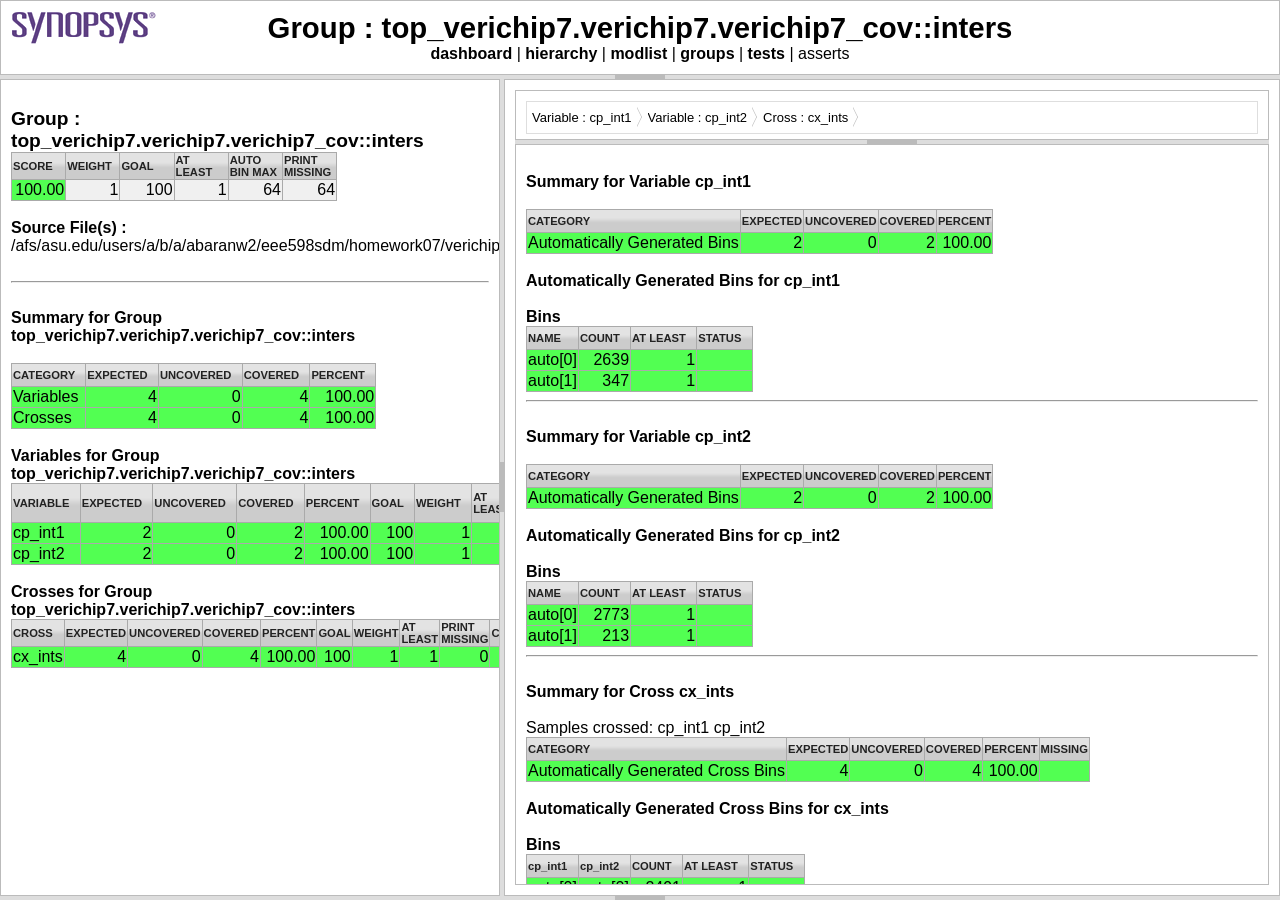
<file: urgReport/grp1.html>
<!DOCTYPE html>
<html>
<head>
<meta http-equiv="Content-Type" content="text/html; charset=UTF-8">
<meta name="Author" content="<username>"> <meta name="GENERATOR" content="urg/version [en] (platform name) [urg]">
<title>Unified Coverage Report :: Group :: top_verichip7.verichip7.verichip7_cov::inters</title>
<link type="text/css" rel="stylesheet" href="css/.urg.css">
<link type="text/css" rel="stylesheet" href="css/.layout.css">
<link type="text/css" rel="stylesheet" href="css/.breadcrumb.css">
<script type="text/javascript" src="js/.jquery.js"></script>
<script type="text/javascript" src="js/.jquery-ui.js"></script>
<script type="text/javascript" src="js/.sortable.js"></script>
<script type="text/javascript" src="js/.layout.js"></script>
<script type="text/javascript" src="js/.breadcrumb.js"></script>
<script type="text/javascript">
var layout, westLayout, centerLayout;
$(document).ready(function () {
  if ($("#north-bread-crumb")) {
    $("#north-bread-crumb").jBreadCrumb({easing:'swing'})
  }
  layout = $("body").layout({ 
    resizable: true,
    spacing_open: 4,
    spacing_closed: 4,
    north: {
      size: 76
    },
    south: {
      size: 45,
      initClosed: true
    },
    west: {
      size: 500,
      resizable: true,
      initClosed: false
    }
  });
  centerLayout = $('div.ui-layout-center').layout({
    north__paneSelector: ".ui-layout-center-inner-north",
    center__paneSelector: ".ui-layout-center-inner-center", 
    north__size: 50,
    spacing_open: 4,
    spacing_closed: 4
  });
});
</script>
</head>
<body onLoad="initPage();"><div class="ui-layout-north">
<div class="logo"></div>
<center class="pagetitle">Group : top_verichip7.verichip7.verichip7_cov::inters</center>
<div align="center"><a href="dashboard.html" ><b>dashboard</b></a> | <a href="hierarchy.html" ><b>hierarchy</b></a> | <a href="modlist.html" ><b>modlist</b></a> | <a href="groups.html" ><b>groups</b></a> | <a href="tests.html" ><b>tests</b></a> | asserts</div>

</div>
<div class="ui-layout-west">
<div>
<div class=modhdr>
<br clear=all>
<span class=titlename>Group : <a href="#"  onclick="showContent('top_verichip7.verichip7.verichip7_cov::inters')">top_verichip7.verichip7.verichip7_cov::inters</a></span>
<br clear=all>
<table align=left>
<tr class="sortablehead">
<td><b>SCORE</b></td><td>WEIGHT</td><td>GOAL</td><td>AT LEAST</td><td>AUTO BIN MAX</td><td>PRINT MISSING</td></tr><tr>
<td class="s10 cl rt">100.00</td>
<td class="wht cl rt">1     </td>
<td class="wht cl rt">100   </td>
<td class="wht cl rt">1     </td>
<td class="wht cl rt">64    </td>
<td class="wht cl rt">64    </td>
</tr></table><br clear=all>
<br clear=all>
<span class=repname>Source File(s) : </span>
<br clear=all>
<a href="javascript:void(0);"  onclick="openSrcFile('/afs/asu.edu/users/a/b/a/abaranw2/eee598sdm/homework07/verichip7_cov.sv')">/afs/asu.edu/users/a/b/a/abaranw2/eee598sdm/homework07/verichip7_cov.sv</a><br clear=all>
<br clear=all>
</div>
<hr>
<br clear=all>
<span class=repname>Summary for Group   top_verichip7.verichip7.verichip7_cov::inters
</span>
<br clear=all>
<br clear=all>
<table align=left class="sortable">
<tr class="sortablehead">
<td class="alfsrt">CATEGORY</td><td>EXPECTED</td><td>UNCOVERED</td><td>COVERED</td><td>PERCENT</td></tr><tr class="s10">
<td><a href="#var_tbl_top_verichip7.verichip7.verichip7_cov::inters" >Variables</a></td>
<td class="rt">4</td>
<td class="rt">0</td>
<td class="rt">4</td>
<td class="rt">100.00</td>
</tr><tr class="s10">
<td><a href="#crs_tbl_top_verichip7.verichip7.verichip7_cov::inters" >Crosses</a></td>
<td class="rt">4</td>
<td class="rt">0</td>
<td class="rt">4</td>
<td class="rt">100.00</td>
</tr></table><br clear=all>
<br clear=all>
<span class="repname" id="var_tbl_top_verichip7.verichip7.verichip7_cov::inters">Variables for Group  top_verichip7.verichip7.verichip7_cov::inters
</span>
<br clear=all>
<table align=left class="sortable">
<tr class="sortablehead">
<td class="alfsrt">VARIABLE</td><td>EXPECTED</td><td>UNCOVERED</td><td>COVERED</td><td>PERCENT</td><td>GOAL</td><td>WEIGHT</td><td>AT LEAST</td><td>AUTO BIN MAX</td><td>COMMENT</td></tr><tr class="s10">
<td><a href="#inst_tag_top_verichip7.verichip7.verichip7_cov::inters.cp_int1"  onclick="checkLink(this)" target="detailFrame">cp_int1</a></td>
<td class="rt">2</td>
<td class="rt">0</td>
<td class="rt">2</td>
<td class="rt">100.00</td>
<td class="rt">100</td>
<td class="rt">1</td>
<td class="rt">1</td>
<td class="rt">2</td>
<td></td>
</tr><tr class="s10">
<td><a href="#inst_tag_top_verichip7.verichip7.verichip7_cov::inters.cp_int2"  onclick="checkLink(this)" target="detailFrame">cp_int2</a></td>
<td class="rt">2</td>
<td class="rt">0</td>
<td class="rt">2</td>
<td class="rt">100.00</td>
<td class="rt">100</td>
<td class="rt">1</td>
<td class="rt">1</td>
<td class="rt">2</td>
<td></td>
</tr></table><br clear=all>
<br clear=all>
<span class="repname" id="crs_tbl_top_verichip7.verichip7.verichip7_cov::inters">Crosses for Group  top_verichip7.verichip7.verichip7_cov::inters
</span>
<br clear=all>
<table align=left>
<tr class="sortablehead">
<td class="alfsrt">CROSS</td><td>EXPECTED</td><td>UNCOVERED</td><td>COVERED</td><td>PERCENT</td><td>GOAL</td><td>WEIGHT</td><td>AT LEAST</td><td>PRINT MISSING</td><td>COMMENT</td></tr><tr class="s10">
<td><a href="#inst_tag_top_verichip7.verichip7.verichip7_cov::inters.cx_ints"  onclick="checkLink(this)" target="detailFrame">cx_ints</a></td>
<td class="rt">4</td>
<td class="rt">0</td>
<td class="rt">4</td>
<td class="rt">100.00</td>
<td class="rt">100</td>
<td class="rt">1</td>
<td class="rt">1</td>
<td class="rt">0</td>
<td></td>
</tr></table><br clear=all>
</div>
</div>
<div class="ui-layout-center">
<div class="ui-layout-center-inner-center">
<div>
<br clear=all>
<a name="inst_tag_top_verichip7.verichip7.verichip7_cov::inters.cp_int1"></a><span class="repname" id="inst_tag_top_verichip7.verichip7.verichip7_cov::inters.cp_int1">Summary for Variable cp_int1</span>
<br clear=all>
<br clear=all>
<table align=left>
<tr class="sortablehead">
<td class="alfsrt">CATEGORY</td><td>EXPECTED</td><td>UNCOVERED</td><td>COVERED</td><td>PERCENT</td></tr><tr class="s10">
<td>Automatically Generated Bins</td>
<td class="rt">2</td>
<td class="rt">0</td>
<td class="rt">2</td>
<td class="rt">100.00</td>
</tr></table><br clear=all>
<br clear=all>
<span class=repname>Automatically Generated Bins for cp_int1</span>
<br clear=all>
<br clear=all>
<span class=repname>Bins</span>
<br clear=all>
<table align=left class="sortable">
<tr class="sortablehead">
<td class="alfsrt">NAME</td><td>COUNT</td><td>AT LEAST</td><td class="alfsrt">STATUS</td></tr><tr class="s10">
<td>auto[0]</td>
<td class="rt">2639</td>
<td class="rt">1</td>
<td></td>
</tr><tr class="s10">
<td>auto[1]</td>
<td class="rt">347</td>
<td class="rt">1</td>
<td></td>
</tr></table><br clear=all>
<hr>
<br clear=all>
<a name="inst_tag_top_verichip7.verichip7.verichip7_cov::inters.cp_int2"></a><span class="repname" id="inst_tag_top_verichip7.verichip7.verichip7_cov::inters.cp_int2">Summary for Variable cp_int2</span>
<br clear=all>
<br clear=all>
<table align=left>
<tr class="sortablehead">
<td class="alfsrt">CATEGORY</td><td>EXPECTED</td><td>UNCOVERED</td><td>COVERED</td><td>PERCENT</td></tr><tr class="s10">
<td>Automatically Generated Bins</td>
<td class="rt">2</td>
<td class="rt">0</td>
<td class="rt">2</td>
<td class="rt">100.00</td>
</tr></table><br clear=all>
<br clear=all>
<span class=repname>Automatically Generated Bins for cp_int2</span>
<br clear=all>
<br clear=all>
<span class=repname>Bins</span>
<br clear=all>
<table align=left class="sortable">
<tr class="sortablehead">
<td class="alfsrt">NAME</td><td>COUNT</td><td>AT LEAST</td><td class="alfsrt">STATUS</td></tr><tr class="s10">
<td>auto[0]</td>
<td class="rt">2773</td>
<td class="rt">1</td>
<td></td>
</tr><tr class="s10">
<td>auto[1]</td>
<td class="rt">213</td>
<td class="rt">1</td>
<td></td>
</tr></table><br clear=all>
<hr>
<br clear=all>
<a name="inst_tag_top_verichip7.verichip7.verichip7_cov::inters.cx_ints"></a><span class="repname" id="inst_tag_top_verichip7.verichip7.verichip7_cov::inters.cx_ints">Summary for Cross cx_ints</span>
<br clear=all>
<br clear=all>
Samples crossed: cp_int1 cp_int2<br clear=all>
<table align=left>
<tr class="sortablehead">
<td class="alfsrt">CATEGORY</td><td>EXPECTED</td><td>UNCOVERED</td><td>COVERED</td><td>PERCENT</td><td>MISSING</td></tr><tr class="s10">
<td>Automatically Generated Cross Bins</td>
<td class="rt">4</td>
<td class="rt">0</td>
<td class="rt">4</td>
<td class="rt">100.00</td>
<td></td>
</tr></table><br clear=all>
<br clear=all>
<span class=repname>Automatically Generated Cross Bins for cx_ints</span>
<br clear=all>
<br clear=all>
<span class=repname>Bins</span>
<br clear=all>
<table align=left class="sortable">
<tr class="sortablehead">
<td class="alfsrt">cp_int1</td><td class="alfsrt">cp_int2</td><td>COUNT</td><td>AT LEAST</td><td class="alfsrt">STATUS</td></tr><tr class="s10">
<td>auto[0]</td>
<td>auto[0]</td>
<td class="rt">2491</td>
<td class="rt">1</td>
<td></td>
</tr><tr class="s10">
<td>auto[0]</td>
<td>auto[1]</td>
<td class="rt">148</td>
<td class="rt">1</td>
<td></td>
</tr><tr class="s10">
<td>auto[1]</td>
<td>auto[0]</td>
<td class="rt">282</td>
<td class="rt">1</td>
<td></td>
</tr><tr class="s10">
<td>auto[1]</td>
<td>auto[1]</td>
<td class="rt">65</td>
<td class="rt">1</td>
<td></td>
</tr></table><br clear=all>
</div>
</div>
<div class="ui-layout-center-inner-north">
<div id="center-bread-crumb" class="breadCrumb module urg-margin-bottom">
  <ul>
    <li>
      <a href="#inst_tag_top_verichip7.verichip7.verichip7_cov::inters.cp_int1">Variable : cp_int1</a>    </li>
    <li>
      <a href="#inst_tag_top_verichip7.verichip7.verichip7_cov::inters.cp_int2">Variable : cp_int2</a>    </li>
    <li>
      <a href="#inst_tag_top_verichip7.verichip7.verichip7_cov::inters.cx_ints">Cross : cx_ints</a>    </li>
  </ul>
</div>
</div>
</div>
<div class="ui-layout-south">
<table align=center><tr><td class="s0 cl">0%</td>
<td class="s1 cl">10%</td>
<td class="s2 cl">20%</td>
<td class="s3 cl">30%</td>
<td class="s4 cl">40%</td>
<td class="s5 cl">50%</td>
<td class="s6 cl">60%</td>
<td class="s7 cl">70%</td>
<td class="s8 cl">80%</td>
<td class="s9 cl">90%</td>
<td class="s10 cl">100%</td></tr></table></div>
</body>
</html>
</file>
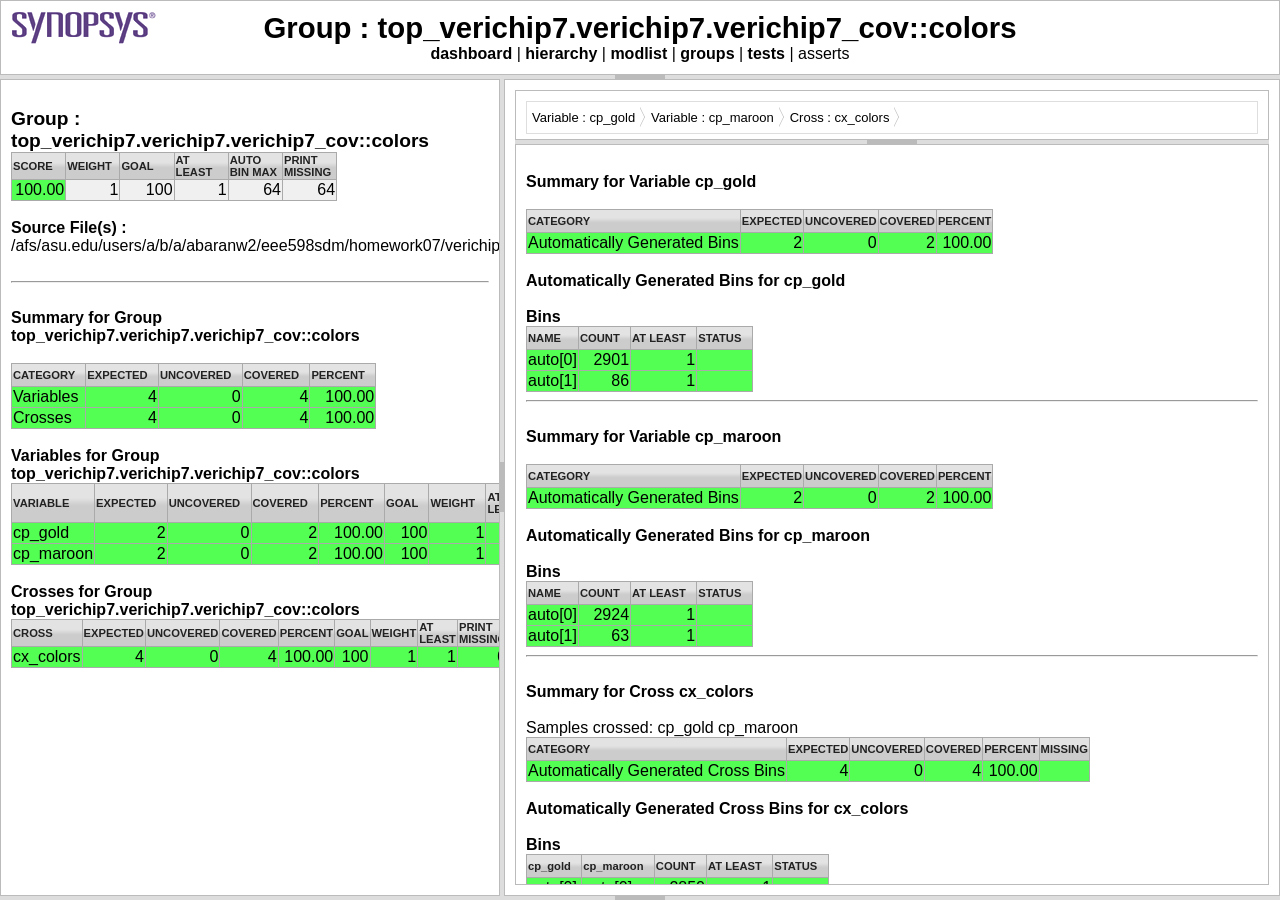
<file: urgReport/grp2.html>
<!DOCTYPE html>
<html>
<head>
<meta http-equiv="Content-Type" content="text/html; charset=UTF-8">
<meta name="Author" content="<username>"> <meta name="GENERATOR" content="urg/version [en] (platform name) [urg]">
<title>Unified Coverage Report :: Group :: top_verichip7.verichip7.verichip7_cov::colors</title>
<link type="text/css" rel="stylesheet" href="css/.urg.css">
<link type="text/css" rel="stylesheet" href="css/.layout.css">
<link type="text/css" rel="stylesheet" href="css/.breadcrumb.css">
<script type="text/javascript" src="js/.jquery.js"></script>
<script type="text/javascript" src="js/.jquery-ui.js"></script>
<script type="text/javascript" src="js/.sortable.js"></script>
<script type="text/javascript" src="js/.layout.js"></script>
<script type="text/javascript" src="js/.breadcrumb.js"></script>
<script type="text/javascript">
var layout, westLayout, centerLayout;
$(document).ready(function () {
  if ($("#north-bread-crumb")) {
    $("#north-bread-crumb").jBreadCrumb({easing:'swing'})
  }
  layout = $("body").layout({ 
    resizable: true,
    spacing_open: 4,
    spacing_closed: 4,
    north: {
      size: 76
    },
    south: {
      size: 45,
      initClosed: true
    },
    west: {
      size: 500,
      resizable: true,
      initClosed: false
    }
  });
  centerLayout = $('div.ui-layout-center').layout({
    north__paneSelector: ".ui-layout-center-inner-north",
    center__paneSelector: ".ui-layout-center-inner-center", 
    north__size: 50,
    spacing_open: 4,
    spacing_closed: 4
  });
});
</script>
</head>
<body onLoad="initPage();"><div class="ui-layout-north">
<div class="logo"></div>
<center class="pagetitle">Group : top_verichip7.verichip7.verichip7_cov::colors</center>
<div align="center"><a href="dashboard.html" ><b>dashboard</b></a> | <a href="hierarchy.html" ><b>hierarchy</b></a> | <a href="modlist.html" ><b>modlist</b></a> | <a href="groups.html" ><b>groups</b></a> | <a href="tests.html" ><b>tests</b></a> | asserts</div>

</div>
<div class="ui-layout-west">
<div>
<div class=modhdr>
<br clear=all>
<span class=titlename>Group : <a href="#"  onclick="showContent('top_verichip7.verichip7.verichip7_cov::colors')">top_verichip7.verichip7.verichip7_cov::colors</a></span>
<br clear=all>
<table align=left>
<tr class="sortablehead">
<td><b>SCORE</b></td><td>WEIGHT</td><td>GOAL</td><td>AT LEAST</td><td>AUTO BIN MAX</td><td>PRINT MISSING</td></tr><tr>
<td class="s10 cl rt">100.00</td>
<td class="wht cl rt">1     </td>
<td class="wht cl rt">100   </td>
<td class="wht cl rt">1     </td>
<td class="wht cl rt">64    </td>
<td class="wht cl rt">64    </td>
</tr></table><br clear=all>
<br clear=all>
<span class=repname>Source File(s) : </span>
<br clear=all>
<a href="javascript:void(0);"  onclick="openSrcFile('/afs/asu.edu/users/a/b/a/abaranw2/eee598sdm/homework07/verichip7_cov.sv')">/afs/asu.edu/users/a/b/a/abaranw2/eee598sdm/homework07/verichip7_cov.sv</a><br clear=all>
<br clear=all>
</div>
<hr>
<br clear=all>
<span class=repname>Summary for Group   top_verichip7.verichip7.verichip7_cov::colors
</span>
<br clear=all>
<br clear=all>
<table align=left class="sortable">
<tr class="sortablehead">
<td class="alfsrt">CATEGORY</td><td>EXPECTED</td><td>UNCOVERED</td><td>COVERED</td><td>PERCENT</td></tr><tr class="s10">
<td><a href="#var_tbl_top_verichip7.verichip7.verichip7_cov::colors" >Variables</a></td>
<td class="rt">4</td>
<td class="rt">0</td>
<td class="rt">4</td>
<td class="rt">100.00</td>
</tr><tr class="s10">
<td><a href="#crs_tbl_top_verichip7.verichip7.verichip7_cov::colors" >Crosses</a></td>
<td class="rt">4</td>
<td class="rt">0</td>
<td class="rt">4</td>
<td class="rt">100.00</td>
</tr></table><br clear=all>
<br clear=all>
<span class="repname" id="var_tbl_top_verichip7.verichip7.verichip7_cov::colors">Variables for Group  top_verichip7.verichip7.verichip7_cov::colors
</span>
<br clear=all>
<table align=left class="sortable">
<tr class="sortablehead">
<td class="alfsrt">VARIABLE</td><td>EXPECTED</td><td>UNCOVERED</td><td>COVERED</td><td>PERCENT</td><td>GOAL</td><td>WEIGHT</td><td>AT LEAST</td><td>AUTO BIN MAX</td><td>COMMENT</td></tr><tr class="s10">
<td><a href="#inst_tag_top_verichip7.verichip7.verichip7_cov::colors.cp_gold"  onclick="checkLink(this)" target="detailFrame">cp_gold</a></td>
<td class="rt">2</td>
<td class="rt">0</td>
<td class="rt">2</td>
<td class="rt">100.00</td>
<td class="rt">100</td>
<td class="rt">1</td>
<td class="rt">1</td>
<td class="rt">2</td>
<td></td>
</tr><tr class="s10">
<td><a href="#inst_tag_top_verichip7.verichip7.verichip7_cov::colors.cp_maroon"  onclick="checkLink(this)" target="detailFrame">cp_maroon</a></td>
<td class="rt">2</td>
<td class="rt">0</td>
<td class="rt">2</td>
<td class="rt">100.00</td>
<td class="rt">100</td>
<td class="rt">1</td>
<td class="rt">1</td>
<td class="rt">2</td>
<td></td>
</tr></table><br clear=all>
<br clear=all>
<span class="repname" id="crs_tbl_top_verichip7.verichip7.verichip7_cov::colors">Crosses for Group  top_verichip7.verichip7.verichip7_cov::colors
</span>
<br clear=all>
<table align=left>
<tr class="sortablehead">
<td class="alfsrt">CROSS</td><td>EXPECTED</td><td>UNCOVERED</td><td>COVERED</td><td>PERCENT</td><td>GOAL</td><td>WEIGHT</td><td>AT LEAST</td><td>PRINT MISSING</td><td>COMMENT</td></tr><tr class="s10">
<td><a href="#inst_tag_top_verichip7.verichip7.verichip7_cov::colors.cx_colors"  onclick="checkLink(this)" target="detailFrame">cx_colors</a></td>
<td class="rt">4</td>
<td class="rt">0</td>
<td class="rt">4</td>
<td class="rt">100.00</td>
<td class="rt">100</td>
<td class="rt">1</td>
<td class="rt">1</td>
<td class="rt">0</td>
<td></td>
</tr></table><br clear=all>
</div>
</div>
<div class="ui-layout-center">
<div class="ui-layout-center-inner-center">
<div>
<br clear=all>
<a name="inst_tag_top_verichip7.verichip7.verichip7_cov::colors.cp_gold"></a><span class="repname" id="inst_tag_top_verichip7.verichip7.verichip7_cov::colors.cp_gold">Summary for Variable cp_gold</span>
<br clear=all>
<br clear=all>
<table align=left>
<tr class="sortablehead">
<td class="alfsrt">CATEGORY</td><td>EXPECTED</td><td>UNCOVERED</td><td>COVERED</td><td>PERCENT</td></tr><tr class="s10">
<td>Automatically Generated Bins</td>
<td class="rt">2</td>
<td class="rt">0</td>
<td class="rt">2</td>
<td class="rt">100.00</td>
</tr></table><br clear=all>
<br clear=all>
<span class=repname>Automatically Generated Bins for cp_gold</span>
<br clear=all>
<br clear=all>
<span class=repname>Bins</span>
<br clear=all>
<table align=left class="sortable">
<tr class="sortablehead">
<td class="alfsrt">NAME</td><td>COUNT</td><td>AT LEAST</td><td class="alfsrt">STATUS</td></tr><tr class="s10">
<td>auto[0]</td>
<td class="rt">2901</td>
<td class="rt">1</td>
<td></td>
</tr><tr class="s10">
<td>auto[1]</td>
<td class="rt">86</td>
<td class="rt">1</td>
<td></td>
</tr></table><br clear=all>
<hr>
<br clear=all>
<a name="inst_tag_top_verichip7.verichip7.verichip7_cov::colors.cp_maroon"></a><span class="repname" id="inst_tag_top_verichip7.verichip7.verichip7_cov::colors.cp_maroon">Summary for Variable cp_maroon</span>
<br clear=all>
<br clear=all>
<table align=left>
<tr class="sortablehead">
<td class="alfsrt">CATEGORY</td><td>EXPECTED</td><td>UNCOVERED</td><td>COVERED</td><td>PERCENT</td></tr><tr class="s10">
<td>Automatically Generated Bins</td>
<td class="rt">2</td>
<td class="rt">0</td>
<td class="rt">2</td>
<td class="rt">100.00</td>
</tr></table><br clear=all>
<br clear=all>
<span class=repname>Automatically Generated Bins for cp_maroon</span>
<br clear=all>
<br clear=all>
<span class=repname>Bins</span>
<br clear=all>
<table align=left class="sortable">
<tr class="sortablehead">
<td class="alfsrt">NAME</td><td>COUNT</td><td>AT LEAST</td><td class="alfsrt">STATUS</td></tr><tr class="s10">
<td>auto[0]</td>
<td class="rt">2924</td>
<td class="rt">1</td>
<td></td>
</tr><tr class="s10">
<td>auto[1]</td>
<td class="rt">63</td>
<td class="rt">1</td>
<td></td>
</tr></table><br clear=all>
<hr>
<br clear=all>
<a name="inst_tag_top_verichip7.verichip7.verichip7_cov::colors.cx_colors"></a><span class="repname" id="inst_tag_top_verichip7.verichip7.verichip7_cov::colors.cx_colors">Summary for Cross cx_colors</span>
<br clear=all>
<br clear=all>
Samples crossed: cp_gold cp_maroon<br clear=all>
<table align=left>
<tr class="sortablehead">
<td class="alfsrt">CATEGORY</td><td>EXPECTED</td><td>UNCOVERED</td><td>COVERED</td><td>PERCENT</td><td>MISSING</td></tr><tr class="s10">
<td>Automatically Generated Cross Bins</td>
<td class="rt">4</td>
<td class="rt">0</td>
<td class="rt">4</td>
<td class="rt">100.00</td>
<td></td>
</tr></table><br clear=all>
<br clear=all>
<span class=repname>Automatically Generated Cross Bins for cx_colors</span>
<br clear=all>
<br clear=all>
<span class=repname>Bins</span>
<br clear=all>
<table align=left class="sortable">
<tr class="sortablehead">
<td class="alfsrt">cp_gold</td><td class="alfsrt">cp_maroon</td><td>COUNT</td><td>AT LEAST</td><td class="alfsrt">STATUS</td></tr><tr class="s10">
<td>auto[0]</td>
<td>auto[0]</td>
<td class="rt">2850</td>
<td class="rt">1</td>
<td></td>
</tr><tr class="s10">
<td>auto[0]</td>
<td>auto[1]</td>
<td class="rt">51</td>
<td class="rt">1</td>
<td></td>
</tr><tr class="s10">
<td>auto[1]</td>
<td>auto[0]</td>
<td class="rt">74</td>
<td class="rt">1</td>
<td></td>
</tr><tr class="s10">
<td>auto[1]</td>
<td>auto[1]</td>
<td class="rt">12</td>
<td class="rt">1</td>
<td></td>
</tr></table><br clear=all>
</div>
</div>
<div class="ui-layout-center-inner-north">
<div id="center-bread-crumb" class="breadCrumb module urg-margin-bottom">
  <ul>
    <li>
      <a href="#inst_tag_top_verichip7.verichip7.verichip7_cov::colors.cp_gold">Variable : cp_gold</a>    </li>
    <li>
      <a href="#inst_tag_top_verichip7.verichip7.verichip7_cov::colors.cp_maroon">Variable : cp_maroon</a>    </li>
    <li>
      <a href="#inst_tag_top_verichip7.verichip7.verichip7_cov::colors.cx_colors">Cross : cx_colors</a>    </li>
  </ul>
</div>
</div>
</div>
<div class="ui-layout-south">
<table align=center><tr><td class="s0 cl">0%</td>
<td class="s1 cl">10%</td>
<td class="s2 cl">20%</td>
<td class="s3 cl">30%</td>
<td class="s4 cl">40%</td>
<td class="s5 cl">50%</td>
<td class="s6 cl">60%</td>
<td class="s7 cl">70%</td>
<td class="s8 cl">80%</td>
<td class="s9 cl">90%</td>
<td class="s10 cl">100%</td></tr></table></div>
</body>
</html>
</file>
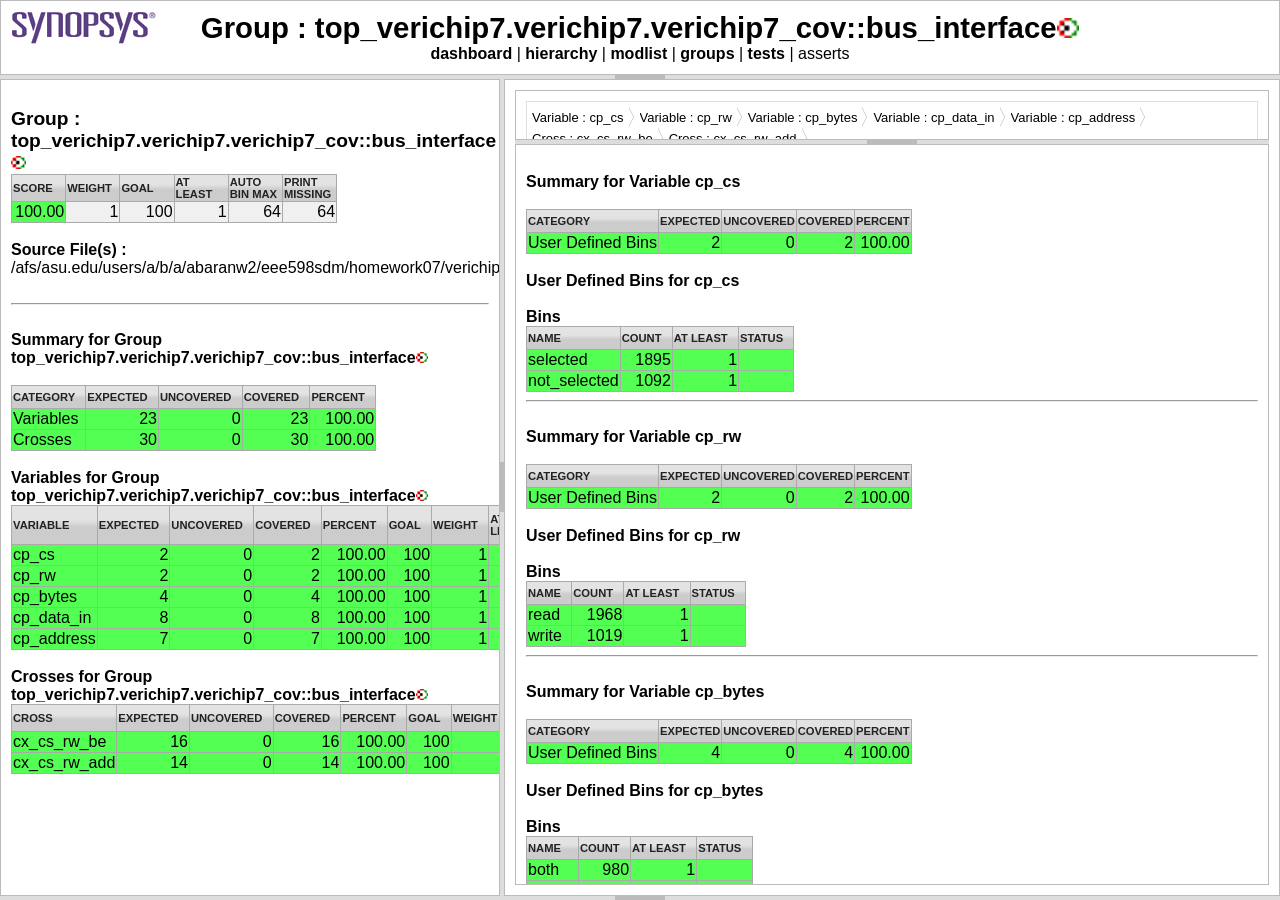
<file: urgReport/grp3.html>
<!DOCTYPE html>
<html>
<head>
<meta http-equiv="Content-Type" content="text/html; charset=UTF-8">
<meta name="Author" content="<username>"> <meta name="GENERATOR" content="urg/version [en] (platform name) [urg]">
<title>Unified Coverage Report :: Group :: top_verichip7.verichip7.verichip7_cov::bus_interface</title>
<link type="text/css" rel="stylesheet" href="css/.urg.css">
<link type="text/css" rel="stylesheet" href="css/.layout.css">
<link type="text/css" rel="stylesheet" href="css/.breadcrumb.css">
<script type="text/javascript" src="js/.jquery.js"></script>
<script type="text/javascript" src="js/.jquery-ui.js"></script>
<script type="text/javascript" src="js/.sortable.js"></script>
<script type="text/javascript" src="js/.layout.js"></script>
<script type="text/javascript" src="js/.breadcrumb.js"></script>
<script type="text/javascript">
var layout, westLayout, centerLayout;
$(document).ready(function () {
  if ($("#north-bread-crumb")) {
    $("#north-bread-crumb").jBreadCrumb({easing:'swing'})
  }
  layout = $("body").layout({ 
    resizable: true,
    spacing_open: 4,
    spacing_closed: 4,
    north: {
      size: 76
    },
    south: {
      size: 45,
      initClosed: true
    },
    west: {
      size: 500,
      resizable: true,
      initClosed: false
    }
  });
  centerLayout = $('div.ui-layout-center').layout({
    north__paneSelector: ".ui-layout-center-inner-north",
    center__paneSelector: ".ui-layout-center-inner-center", 
    north__size: 50,
    spacing_open: 4,
    spacing_closed: 4
  });
});
</script>
</head>
<body onLoad="initPage();"><div class="ui-layout-north">
<div class="logo"></div>
<center class="pagetitle">Group : top_verichip7.verichip7.verichip7_cov::bus_interface<img src="ex.gif" class="icon"></center>
<div align="center"><a href="dashboard.html" ><b>dashboard</b></a> | <a href="hierarchy.html" ><b>hierarchy</b></a> | <a href="modlist.html" ><b>modlist</b></a> | <a href="groups.html" ><b>groups</b></a> | <a href="tests.html" ><b>tests</b></a> | asserts</div>

</div>
<div class="ui-layout-west">
<div>
<div class=modhdr>
<br clear=all>
<span class=titlename>Group : <a href="#"  onclick="showContent('top_verichip7.verichip7.verichip7_cov::bus_interface')">top_verichip7.verichip7.verichip7_cov::bus_interface<img src="ex.gif" class="icon"></a></span>
<br clear=all>
<table align=left>
<tr class="sortablehead">
<td><b>SCORE</b></td><td>WEIGHT</td><td>GOAL</td><td>AT LEAST</td><td>AUTO BIN MAX</td><td>PRINT MISSING</td></tr><tr>
<td class="s10 cl rt">100.00</td>
<td class="wht cl rt">1     </td>
<td class="wht cl rt">100   </td>
<td class="wht cl rt">1     </td>
<td class="wht cl rt">64    </td>
<td class="wht cl rt">64    </td>
</tr></table><br clear=all>
<br clear=all>
<span class=repname>Source File(s) : </span>
<br clear=all>
<a href="javascript:void(0);"  onclick="openSrcFile('/afs/asu.edu/users/a/b/a/abaranw2/eee598sdm/homework07/verichip7_cov.sv')">/afs/asu.edu/users/a/b/a/abaranw2/eee598sdm/homework07/verichip7_cov.sv</a><br clear=all>
<br clear=all>
</div>
<hr>
<br clear=all>
<span class=repname>Summary for Group   top_verichip7.verichip7.verichip7_cov::bus_interface<img src="ex.gif" class="icon">
</span>
<br clear=all>
<br clear=all>
<table align=left class="sortable">
<tr class="sortablehead">
<td class="alfsrt">CATEGORY</td><td>EXPECTED</td><td>UNCOVERED</td><td>COVERED</td><td>PERCENT</td></tr><tr class="s10">
<td><a href="#var_tbl_top_verichip7.verichip7.verichip7_cov::bus_interface" >Variables</a></td>
<td class="rt">23</td>
<td class="rt">0</td>
<td class="rt">23</td>
<td class="rt">100.00</td>
</tr><tr class="s10">
<td><a href="#crs_tbl_top_verichip7.verichip7.verichip7_cov::bus_interface" >Crosses</a></td>
<td class="rt">30</td>
<td class="rt">0</td>
<td class="rt">30</td>
<td class="rt">100.00</td>
</tr></table><br clear=all>
<br clear=all>
<span class="repname" id="var_tbl_top_verichip7.verichip7.verichip7_cov::bus_interface">Variables for Group  top_verichip7.verichip7.verichip7_cov::bus_interface<img src="ex.gif" class="icon">
</span>
<br clear=all>
<table align=left class="sortable">
<tr class="sortablehead">
<td class="alfsrt">VARIABLE</td><td>EXPECTED</td><td>UNCOVERED</td><td>COVERED</td><td>PERCENT</td><td>GOAL</td><td>WEIGHT</td><td>AT LEAST</td><td>AUTO BIN MAX</td><td>COMMENT</td></tr><tr class="s10">
<td><a href="#inst_tag_top_verichip7.verichip7.verichip7_cov::bus_interface.cp_cs"  onclick="checkLink(this)" target="detailFrame">cp_cs</a></td>
<td class="rt">2</td>
<td class="rt">0</td>
<td class="rt">2</td>
<td class="rt">100.00</td>
<td class="rt">100</td>
<td class="rt">1</td>
<td class="rt">1</td>
<td class="rt">0</td>
<td></td>
</tr><tr class="s10">
<td><a href="#inst_tag_top_verichip7.verichip7.verichip7_cov::bus_interface.cp_rw"  onclick="checkLink(this)" target="detailFrame">cp_rw</a></td>
<td class="rt">2</td>
<td class="rt">0</td>
<td class="rt">2</td>
<td class="rt">100.00</td>
<td class="rt">100</td>
<td class="rt">1</td>
<td class="rt">1</td>
<td class="rt">0</td>
<td></td>
</tr><tr class="s10">
<td><a href="#inst_tag_top_verichip7.verichip7.verichip7_cov::bus_interface.cp_bytes"  onclick="checkLink(this)" target="detailFrame">cp_bytes</a></td>
<td class="rt">4</td>
<td class="rt">0</td>
<td class="rt">4</td>
<td class="rt">100.00</td>
<td class="rt">100</td>
<td class="rt">1</td>
<td class="rt">1</td>
<td class="rt">0</td>
<td></td>
</tr><tr class="s10">
<td><a href="#inst_tag_top_verichip7.verichip7.verichip7_cov::bus_interface.cp_data_in"  onclick="checkLink(this)" target="detailFrame">cp_data_in</a></td>
<td class="rt">8</td>
<td class="rt">0</td>
<td class="rt">8</td>
<td class="rt">100.00</td>
<td class="rt">100</td>
<td class="rt">1</td>
<td class="rt">1</td>
<td class="rt">0</td>
<td></td>
</tr><tr class="s10">
<td><a href="#inst_tag_top_verichip7.verichip7.verichip7_cov::bus_interface.cp_address"  onclick="checkLink(this)" target="detailFrame">cp_address</a></td>
<td class="rt">7</td>
<td class="rt">0</td>
<td class="rt">7</td>
<td class="rt">100.00</td>
<td class="rt">100</td>
<td class="rt">1</td>
<td class="rt">1</td>
<td class="rt">0</td>
<td></td>
</tr></table><br clear=all>
<br clear=all>
<span class="repname" id="crs_tbl_top_verichip7.verichip7.verichip7_cov::bus_interface">Crosses for Group  top_verichip7.verichip7.verichip7_cov::bus_interface<img src="ex.gif" class="icon">
</span>
<br clear=all>
<table align=left class="sortable">
<tr class="sortablehead">
<td class="alfsrt">CROSS</td><td>EXPECTED</td><td>UNCOVERED</td><td>COVERED</td><td>PERCENT</td><td>GOAL</td><td>WEIGHT</td><td>AT LEAST</td><td>PRINT MISSING</td><td>COMMENT</td></tr><tr class="s10">
<td><a href="#inst_tag_top_verichip7.verichip7.verichip7_cov::bus_interface.cx_cs_rw_be"  onclick="checkLink(this)" target="detailFrame">cx_cs_rw_be</a></td>
<td class="rt">16</td>
<td class="rt">0</td>
<td class="rt">16</td>
<td class="rt">100.00</td>
<td class="rt">100</td>
<td class="rt">1</td>
<td class="rt">1</td>
<td class="rt">0</td>
<td></td>
</tr><tr class="s10">
<td><a href="#inst_tag_top_verichip7.verichip7.verichip7_cov::bus_interface.cx_cs_rw_add"  onclick="checkLink(this)" target="detailFrame">cx_cs_rw_add</a></td>
<td class="rt">14</td>
<td class="rt">0</td>
<td class="rt">14</td>
<td class="rt">100.00</td>
<td class="rt">100</td>
<td class="rt">1</td>
<td class="rt">1</td>
<td class="rt">0</td>
<td></td>
</tr></table><br clear=all>
</div>
</div>
<div class="ui-layout-center">
<div class="ui-layout-center-inner-center">
<div>
<br clear=all>
<a name="inst_tag_top_verichip7.verichip7.verichip7_cov::bus_interface.cp_cs"></a><span class="repname" id="inst_tag_top_verichip7.verichip7.verichip7_cov::bus_interface.cp_cs">Summary for Variable cp_cs</span>
<br clear=all>
<br clear=all>
<table align=left>
<tr class="sortablehead">
<td class="alfsrt">CATEGORY</td><td>EXPECTED</td><td>UNCOVERED</td><td>COVERED</td><td>PERCENT</td></tr><tr class="s10">
<td>User Defined Bins</td>
<td class="rt">2</td>
<td class="rt">0</td>
<td class="rt">2</td>
<td class="rt">100.00</td>
</tr></table><br clear=all>
<br clear=all>
<span class=repname>User Defined Bins for cp_cs</span>
<br clear=all>
<br clear=all>
<span class=repname>Bins</span>
<br clear=all>
<table align=left class="sortable">
<tr class="sortablehead">
<td class="alfsrt">NAME</td><td>COUNT</td><td>AT LEAST</td><td class="alfsrt">STATUS</td></tr><tr class="s10">
<td>selected</td>
<td class="rt">1895</td>
<td class="rt">1</td>
<td></td>
</tr><tr class="s10">
<td>not_selected</td>
<td class="rt">1092</td>
<td class="rt">1</td>
<td></td>
</tr></table><br clear=all>
<hr>
<br clear=all>
<a name="inst_tag_top_verichip7.verichip7.verichip7_cov::bus_interface.cp_rw"></a><span class="repname" id="inst_tag_top_verichip7.verichip7.verichip7_cov::bus_interface.cp_rw">Summary for Variable cp_rw</span>
<br clear=all>
<br clear=all>
<table align=left>
<tr class="sortablehead">
<td class="alfsrt">CATEGORY</td><td>EXPECTED</td><td>UNCOVERED</td><td>COVERED</td><td>PERCENT</td></tr><tr class="s10">
<td>User Defined Bins</td>
<td class="rt">2</td>
<td class="rt">0</td>
<td class="rt">2</td>
<td class="rt">100.00</td>
</tr></table><br clear=all>
<br clear=all>
<span class=repname>User Defined Bins for cp_rw</span>
<br clear=all>
<br clear=all>
<span class=repname>Bins</span>
<br clear=all>
<table align=left class="sortable">
<tr class="sortablehead">
<td class="alfsrt">NAME</td><td>COUNT</td><td>AT LEAST</td><td class="alfsrt">STATUS</td></tr><tr class="s10">
<td>read</td>
<td class="rt">1968</td>
<td class="rt">1</td>
<td></td>
</tr><tr class="s10">
<td>write</td>
<td class="rt">1019</td>
<td class="rt">1</td>
<td></td>
</tr></table><br clear=all>
<hr>
<br clear=all>
<a name="inst_tag_top_verichip7.verichip7.verichip7_cov::bus_interface.cp_bytes"></a><span class="repname" id="inst_tag_top_verichip7.verichip7.verichip7_cov::bus_interface.cp_bytes">Summary for Variable cp_bytes</span>
<br clear=all>
<br clear=all>
<table align=left>
<tr class="sortablehead">
<td class="alfsrt">CATEGORY</td><td>EXPECTED</td><td>UNCOVERED</td><td>COVERED</td><td>PERCENT</td></tr><tr class="s10">
<td>User Defined Bins</td>
<td class="rt">4</td>
<td class="rt">0</td>
<td class="rt">4</td>
<td class="rt">100.00</td>
</tr></table><br clear=all>
<br clear=all>
<span class=repname>User Defined Bins for cp_bytes</span>
<br clear=all>
<br clear=all>
<span class=repname>Bins</span>
<br clear=all>
<table align=left class="sortable">
<tr class="sortablehead">
<td class="alfsrt">NAME</td><td>COUNT</td><td>AT LEAST</td><td class="alfsrt">STATUS</td></tr><tr class="s10">
<td>both</td>
<td class="rt">980</td>
<td class="rt">1</td>
<td></td>
</tr><tr class="s10">
<td>byte1</td>
<td class="rt">29</td>
<td class="rt">1</td>
<td></td>
</tr><tr class="s10">
<td>byte0</td>
<td class="rt">37</td>
<td class="rt">1</td>
<td></td>
</tr><tr class="s10">
<td>neither</td>
<td class="rt">1941</td>
<td class="rt">1</td>
<td></td>
</tr></table><br clear=all>
<hr>
<br clear=all>
<a name="inst_tag_top_verichip7.verichip7.verichip7_cov::bus_interface.cp_data_in"></a><span class="repname" id="inst_tag_top_verichip7.verichip7.verichip7_cov::bus_interface.cp_data_in">Summary for Variable cp_data_in</span>
<br clear=all>
<br clear=all>
<table align=left>
<tr class="sortablehead">
<td class="alfsrt">CATEGORY</td><td>EXPECTED</td><td>UNCOVERED</td><td>COVERED</td><td>PERCENT</td></tr><tr class="s10">
<td>User Defined Bins</td>
<td class="rt">8</td>
<td class="rt">0</td>
<td class="rt">8</td>
<td class="rt">100.00</td>
</tr></table><br clear=all>
<br clear=all>
<span class=repname>User Defined Bins for cp_data_in</span>
<br clear=all>
<br clear=all>
<span class=repname>Bins</span>
<br clear=all>
<table align=left class="sortable">
<tr class="sortablehead">
<td class="alfsrt">NAME</td><td>COUNT</td><td>AT LEAST</td><td class="alfsrt">STATUS</td></tr><tr class="s10">
<td>range[0000:1fff]</td>
<td class="rt">381</td>
<td class="rt">1</td>
<td></td>
</tr><tr class="s10">
<td>range[2000:3fff]</td>
<td class="rt">63</td>
<td class="rt">1</td>
<td></td>
</tr><tr class="s10">
<td>range[4000:5fff]</td>
<td class="rt">131</td>
<td class="rt">1</td>
<td></td>
</tr><tr class="s10">
<td>range[6000:7fff]</td>
<td class="rt">7</td>
<td class="rt">1</td>
<td></td>
</tr><tr class="s10">
<td>range[8000:9fff]</td>
<td class="rt">189</td>
<td class="rt">1</td>
<td></td>
</tr><tr class="s10">
<td>range[a000:bfff]</td>
<td class="rt">84</td>
<td class="rt">1</td>
<td></td>
</tr><tr class="s10">
<td>range[c000:dfff]</td>
<td class="rt">1</td>
<td class="rt">1</td>
<td></td>
</tr><tr class="s10">
<td>range[e000:ffff]</td>
<td class="rt">107</td>
<td class="rt">1</td>
<td></td>
</tr></table><br clear=all>
<hr>
<br clear=all>
<a name="inst_tag_top_verichip7.verichip7.verichip7_cov::bus_interface.cp_address"></a><span class="repname" id="inst_tag_top_verichip7.verichip7.verichip7_cov::bus_interface.cp_address">Summary for Variable cp_address</span>
<br clear=all>
<br clear=all>
<table align=left>
<tr class="sortablehead">
<td class="alfsrt">CATEGORY</td><td>EXPECTED</td><td>UNCOVERED</td><td>COVERED</td><td>PERCENT</td></tr><tr class="s10">
<td>User Defined Bins</td>
<td class="rt">7</td>
<td class="rt">0</td>
<td class="rt">7</td>
<td class="rt">100.00</td>
</tr></table><br clear=all>
<br clear=all>
<span class=repname>User Defined Bins for cp_address</span>
<br clear=all>
<br clear=all>
<span class=repname>Bins</span>
<br clear=all>
<table align=left class="sortable">
<tr class="sortablehead">
<td class="alfsrt">NAME</td><td>COUNT</td><td>AT LEAST</td><td class="alfsrt">STATUS</td></tr><tr class="s10">
<td>alu</td>
<td class="rt">225</td>
<td class="rt">1</td>
<td></td>
</tr><tr class="s10">
<td>rgt</td>
<td class="rt">342</td>
<td class="rt">1</td>
<td></td>
</tr><tr class="s10">
<td>lft</td>
<td class="rt">343</td>
<td class="rt">1</td>
<td></td>
</tr><tr class="s10">
<td>con</td>
<td class="rt">160</td>
<td class="rt">1</td>
<td></td>
</tr><tr class="s10">
<td>cmd</td>
<td class="rt">301</td>
<td class="rt">1</td>
<td></td>
</tr><tr class="s10">
<td>sta</td>
<td class="rt">345</td>
<td class="rt">1</td>
<td></td>
</tr><tr class="s10">
<td>ver</td>
<td class="rt">95</td>
<td class="rt">1</td>
<td></td>
</tr></table><br clear=all>
<hr>
<br clear=all>
<a name="inst_tag_top_verichip7.verichip7.verichip7_cov::bus_interface.cx_cs_rw_be"></a><span class="repname" id="inst_tag_top_verichip7.verichip7.verichip7_cov::bus_interface.cx_cs_rw_be">Summary for Cross cx_cs_rw_be</span>
<br clear=all>
<br clear=all>
Samples crossed: cp_cs cp_rw cp_bytes<br clear=all>
<table align=left>
<tr class="sortablehead">
<td class="alfsrt">CATEGORY</td><td>EXPECTED</td><td>UNCOVERED</td><td>COVERED</td><td>PERCENT</td><td>MISSING</td></tr><tr class="s10">
<td>Automatically Generated Cross Bins</td>
<td class="rt">16</td>
<td class="rt">0</td>
<td class="rt">16</td>
<td class="rt">100.00</td>
<td></td>
</tr></table><br clear=all>
<br clear=all>
<span class=repname>Automatically Generated Cross Bins for cx_cs_rw_be</span>
<br clear=all>
<br clear=all>
<span class=repname>Bins</span>
<br clear=all>
<table align=left class="sortable">
<tr class="sortablehead">
<td nowrap width=40 class="alfsrt">cp_cs</td><td nowrap width=40 class="alfsrt">cp_rw</td><td class="alfsrt">cp_bytes</td><td>COUNT</td><td>AT LEAST</td><td class="alfsrt">STATUS</td></tr><tr class="s10">
<td>selected</td>
<td>read</td>
<td>both</td>
<td class="rt">7</td>
<td class="rt">1</td>
<td></td>
</tr><tr class="s10">
<td>selected</td>
<td>read</td>
<td>byte1</td>
<td class="rt">7</td>
<td class="rt">1</td>
<td></td>
</tr><tr class="s10">
<td>selected</td>
<td>read</td>
<td>byte0</td>
<td class="rt">7</td>
<td class="rt">1</td>
<td></td>
</tr><tr class="s10">
<td>selected</td>
<td>read</td>
<td>neither</td>
<td class="rt">911</td>
<td class="rt">1</td>
<td></td>
</tr><tr class="s10">
<td>selected</td>
<td>write</td>
<td>byte1</td>
<td class="rt">8</td>
<td class="rt">1</td>
<td></td>
</tr><tr class="s10">
<td>selected</td>
<td>write</td>
<td>both</td>
<td class="rt">931</td>
<td class="rt">1</td>
<td></td>
</tr><tr class="s10">
<td>selected</td>
<td>write</td>
<td>byte0</td>
<td class="rt">16</td>
<td class="rt">1</td>
<td></td>
</tr><tr class="s10">
<td>selected</td>
<td>write</td>
<td>neither</td>
<td class="rt">8</td>
<td class="rt">1</td>
<td></td>
</tr><tr class="s10">
<td>not_selected</td>
<td>read</td>
<td>both</td>
<td class="rt">7</td>
<td class="rt">1</td>
<td></td>
</tr><tr class="s10">
<td>not_selected</td>
<td>read</td>
<td>byte1</td>
<td class="rt">7</td>
<td class="rt">1</td>
<td></td>
</tr><tr class="s10">
<td>not_selected</td>
<td>read</td>
<td>byte0</td>
<td class="rt">7</td>
<td class="rt">1</td>
<td></td>
</tr><tr class="s10">
<td>not_selected</td>
<td>read</td>
<td>neither</td>
<td class="rt">1015</td>
<td class="rt">1</td>
<td></td>
</tr><tr class="s10">
<td>not_selected</td>
<td>write</td>
<td>byte1</td>
<td class="rt">7</td>
<td class="rt">1</td>
<td></td>
</tr><tr class="s10">
<td>not_selected</td>
<td>write</td>
<td>both</td>
<td class="rt">35</td>
<td class="rt">1</td>
<td></td>
</tr><tr class="s10">
<td>not_selected</td>
<td>write</td>
<td>byte0</td>
<td class="rt">7</td>
<td class="rt">1</td>
<td></td>
</tr><tr class="s10">
<td>not_selected</td>
<td>write</td>
<td>neither</td>
<td class="rt">7</td>
<td class="rt">1</td>
<td></td>
</tr></table><br clear=all>
<hr>
<br clear=all>
<a name="inst_tag_top_verichip7.verichip7.verichip7_cov::bus_interface.cx_cs_rw_add"></a><span class="repname" id="inst_tag_top_verichip7.verichip7.verichip7_cov::bus_interface.cx_cs_rw_add">Summary for Cross cx_cs_rw_add</span>
<br clear=all>
<br clear=all>
Samples crossed: cp_cs cp_rw cp_address<br clear=all>
<table align=left>
<tr class="sortablehead">
<td class="alfsrt">CATEGORY</td><td>EXPECTED</td><td>UNCOVERED</td><td>COVERED</td><td>PERCENT</td><td>MISSING</td></tr><tr class="s10">
<td>Automatically Generated Cross Bins</td>
<td class="rt">14</td>
<td class="rt">0</td>
<td class="rt">14</td>
<td class="rt">100.00</td>
<td></td>
</tr></table><br clear=all>
<br clear=all>
<span class=repname>Automatically Generated Cross Bins for cx_cs_rw_add</span>
<br clear=all>
<br clear=all>
<span class=repname>Element holes</span>
<br clear=all>
<table align=left>
<tr class="sortablehead">
<td nowrap width=40 class="alfsrt">cp_cs</td><td nowrap width=40 class="alfsrt">cp_rw</td><td class="alfsrt">cp_address</td><td>COUNT</td><td>AT LEAST</td><td>NUMBER</td><td class="alfsrt">STATUS</td></tr><tr class="wht">
<td>[not_selected]</td>
<td align=center>*</td>
<td align=center>*</td>
<td align=center nowrap>--</td>
<td align=center nowrap>--</td>
<td class="rt">14</td>
<td>Excluded</td>
</tr></table><br clear=all>
<br clear=all>
<span class=repname>Covered bins</span>
<br clear=all>
<table align=left class="sortable">
<tr class="sortablehead">
<td nowrap width=40 class="alfsrt">cp_cs</td><td nowrap width=40 class="alfsrt">cp_rw</td><td class="alfsrt">cp_address</td><td>COUNT</td><td>AT LEAST</td><td class="alfsrt">STATUS</td></tr><tr class="s10">
<td>selected</td>
<td>read</td>
<td>con</td>
<td class="rt">53</td>
<td class="rt">1</td>
<td></td>
</tr><tr class="s10">
<td>selected</td>
<td>read</td>
<td>ver</td>
<td class="rt">53</td>
<td class="rt">1</td>
<td></td>
</tr><tr class="s10">
<td>selected</td>
<td>read</td>
<td>sta</td>
<td class="rt">250</td>
<td class="rt">1</td>
<td></td>
</tr><tr class="s10">
<td>selected</td>
<td>read</td>
<td>lft</td>
<td class="rt">156</td>
<td class="rt">1</td>
<td></td>
</tr><tr class="s10">
<td>selected</td>
<td>read</td>
<td>cmd</td>
<td class="rt">53</td>
<td class="rt">1</td>
<td></td>
</tr><tr class="s10">
<td>selected</td>
<td>read</td>
<td>alu</td>
<td class="rt">183</td>
<td class="rt">1</td>
<td></td>
</tr><tr class="s10">
<td>selected</td>
<td>read</td>
<td>rgt</td>
<td class="rt">156</td>
<td class="rt">1</td>
<td></td>
</tr><tr class="s10">
<td>selected</td>
<td>write</td>
<td>ver</td>
<td class="rt">42</td>
<td class="rt">1</td>
<td></td>
</tr><tr class="s10">
<td>selected</td>
<td>write</td>
<td>sta</td>
<td class="rt">95</td>
<td class="rt">1</td>
<td></td>
</tr><tr class="s10">
<td>selected</td>
<td>write</td>
<td>con</td>
<td class="rt">107</td>
<td class="rt">1</td>
<td></td>
</tr><tr class="s10">
<td>selected</td>
<td>write</td>
<td>lft</td>
<td class="rt">187</td>
<td class="rt">1</td>
<td></td>
</tr><tr class="s10">
<td>selected</td>
<td>write</td>
<td>alu</td>
<td class="rt">42</td>
<td class="rt">1</td>
<td></td>
</tr><tr class="s10">
<td>selected</td>
<td>write</td>
<td>cmd</td>
<td class="rt">248</td>
<td class="rt">1</td>
<td></td>
</tr><tr class="s10">
<td>selected</td>
<td>write</td>
<td>rgt</td>
<td class="rt">186</td>
<td class="rt">1</td>
<td></td>
</tr></table><br clear=all>
</div>
</div>
<div class="ui-layout-center-inner-north">
<div id="center-bread-crumb" class="breadCrumb module urg-margin-bottom">
  <ul>
    <li>
      <a href="#inst_tag_top_verichip7.verichip7.verichip7_cov::bus_interface.cp_cs">Variable : cp_cs</a>    </li>
    <li>
      <a href="#inst_tag_top_verichip7.verichip7.verichip7_cov::bus_interface.cp_rw">Variable : cp_rw</a>    </li>
    <li>
      <a href="#inst_tag_top_verichip7.verichip7.verichip7_cov::bus_interface.cp_bytes">Variable : cp_bytes</a>    </li>
    <li>
      <a href="#inst_tag_top_verichip7.verichip7.verichip7_cov::bus_interface.cp_data_in">Variable : cp_data_in</a>    </li>
    <li>
      <a href="#inst_tag_top_verichip7.verichip7.verichip7_cov::bus_interface.cp_address">Variable : cp_address</a>    </li>
    <li>
      <a href="#inst_tag_top_verichip7.verichip7.verichip7_cov::bus_interface.cx_cs_rw_be">Cross : cx_cs_rw_be</a>    </li>
    <li>
      <a href="#inst_tag_top_verichip7.verichip7.verichip7_cov::bus_interface.cx_cs_rw_add">Cross : cx_cs_rw_add</a>    </li>
  </ul>
</div>
</div>
</div>
<div class="ui-layout-south">
<table align=center><tr><td class="s0 cl">0%</td>
<td class="s1 cl">10%</td>
<td class="s2 cl">20%</td>
<td class="s3 cl">30%</td>
<td class="s4 cl">40%</td>
<td class="s5 cl">50%</td>
<td class="s6 cl">60%</td>
<td class="s7 cl">70%</td>
<td class="s8 cl">80%</td>
<td class="s9 cl">90%</td>
<td class="s10 cl">100%</td></tr></table></div>
</body>
</html>
</file>
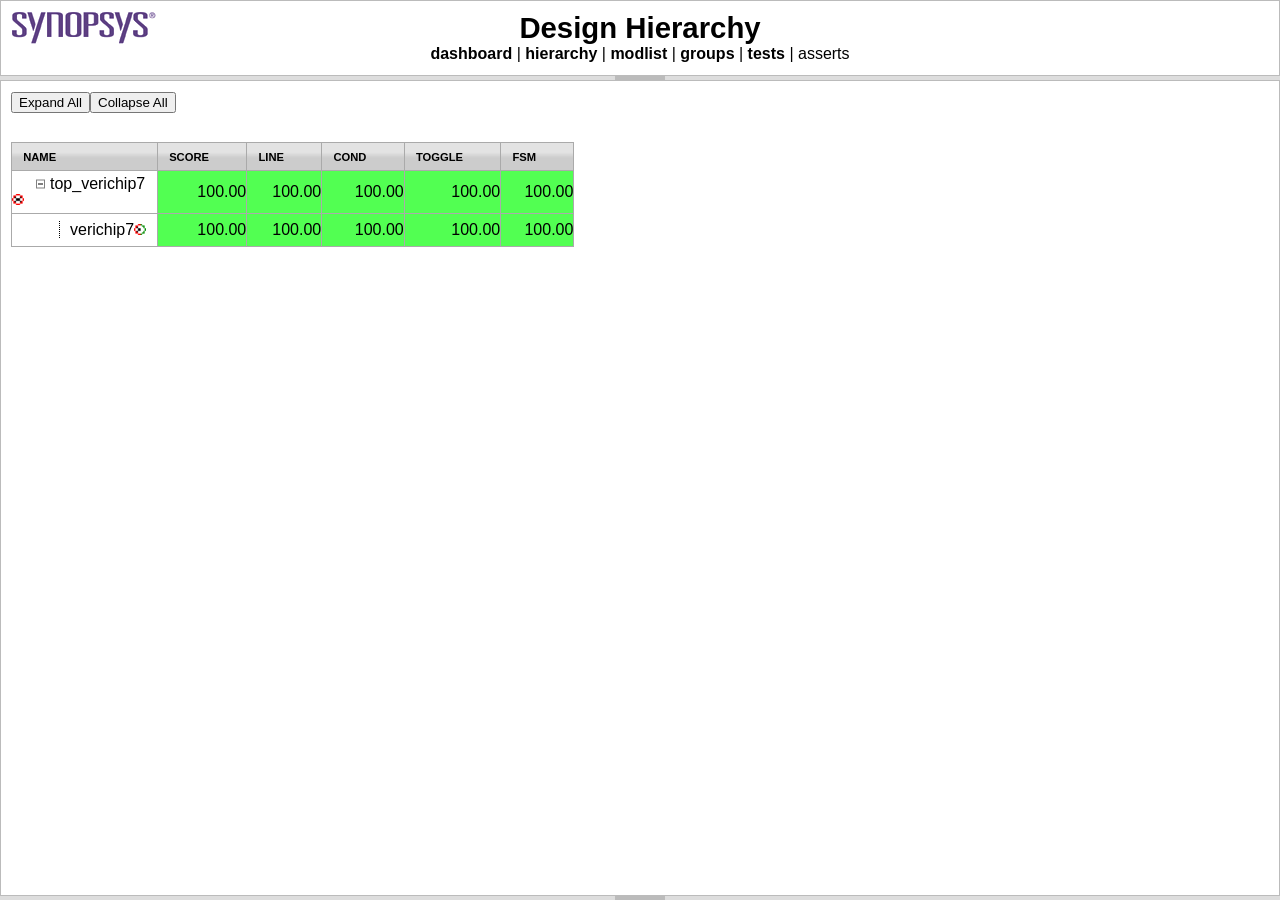
<file: urgReport/hierarchy.html>
<!DOCTYPE html>
<html>
<head>
<meta http-equiv="Content-Type" content="text/html; charset=UTF-8">
<meta name="Author" content="<username>"> <meta name="GENERATOR" content="urg/version [en] (platform name) [urg]">
<title>Unified Coverage Report :: Design Hierarchy</title>
<link type="text/css" rel="stylesheet" href="css/.urg.css">
<link type="text/css" rel="stylesheet" href="css/.treetable.css">
<link type="text/css" rel="stylesheet" href="css/.layout.css">
<script type="text/javascript" src="js/.jquery.js"></script>
<script type="text/javascript" src="js/.jquery-ui.js"></script>
<script type="text/javascript" src="js/.sortable.js"></script>
<script type="text/javascript" src="js/.treetable.js"></script>
<script type="text/javascript" src="js/.colResizable.js"></script>
<script type="text/javascript" src="js/.layout.js"></script>
<script type="text/javascript">
var layout, westLayout, centerLayout;
$(document).ready(function () {
  layout = $("body").layout({ 
    resizable: true,
    spacing_open: 4,
    spacing_closed: 4,
    north: {
      size: 76
    },
    south: {
      size: 45,
      initClosed: true
    }  });
  $("#hierarchyTable tbody tr").mousedown(function() {
    $("tr.selected").removeClass("selected");
    $("td.selected").removeClass("selected");
    $(this).addClass("selected");
    $(this).children().addClass("selected");
  });
  $("tr[data-tt-id='hierarchyTable_root']").each(function () {
    $(this).attr("style", "display:none");
  });
  $("tr[data-tt-parent-id='hierarchyTable_root']").each(function () {
    $(this).attr("style", "display:table-row");
    $("#hierarchyTable").treetable("expandNode", $(this).attr("data-tt-id"));
  });
  $("table").colResizable({    liveDrag:true,
    fixed:false,
    draggingClass:"dragging"
  });
});
function expandAll() {
  $("#hierarchyTable").treetable("expandAll");
}
function collapseAll() {
  if ($("tr[data-tt-parent-id='hierarchyTable_root']").length > 0) {
    $("tr[data-tt-parent-id='hierarchyTable_root']").each(function () {
      var nodeId = $(this).attr("data-tt-id");
      var node = $("#hierarchyTable").treetable("node", nodeId);
      $("#hierarchyTable").treetable("collapseNodeRecursive", node);
    });
  } else {
    $("#hierarchyTable").treetable("collapseAll");
  }
}
</script>
</head>
<body><div class="ui-layout-north">
<div class="logo"></div>
<center class="pagetitle">Design Hierarchy</center>
<div align="center"><a href="dashboard.html" ><b>dashboard</b></a> | <a href="hierarchy.html" ><b>hierarchy</b></a> | <a href="modlist.html" ><b>modlist</b></a> | <a href="groups.html" ><b>groups</b></a> | <a href="tests.html" ><b>tests</b></a> | asserts</div>

</div>
<div class="ui-layout-center">
<table class="noborder">
  <tr>
    <td class="noborder"><input type="button" value="Expand All" onClick="expandAll()"></td>
    <td class="noborder"><input type="button" value="Collapse All" onClick="collapseAll()"></td>
  </tr>
</table>
<br clear=all>
<table id="hierarchyTable" border="0" cellpadding="0" cellspacing="0" class="sortable">
  <thead class="table-header">
    <tr>
<th class="alfsrt">NAME</th><th>SCORE</th><th>LINE</th><th>COND</th><th>TOGGLE</th><th>FSM</th>    </tr>
  </thead>
  <tbody>
    <tr data-tt-id="hierarchyTable_root">
<td></td><td></td><td></td><td></td><td></td><td></td>    </tr>
    <tr data-tt-id="inst_hash_517991067" data-tt-parent-id="hierarchyTable_root">
<td class="wordwrap"><a href="mod4.html#inst_tag_4" id="tag_urg_inst_4">top_verichip7<img src="fx.gif" class="icon"></a></td>
<td class="s10 cl rt">100.00</td>
<td class="s10 cl rt">100.00</td>
<td class="s10 cl rt">100.00</td>
<td class="s10 cl rt">100.00</td>
<td class="s10 cl rt">100.00</td>
    </tr>
    <tr data-tt-id="inst_hash_1114467314" data-tt-parent-id="inst_hash_517991067">
<td class="wordwrap"><a href="mod2.html#inst_tag_2" id="tag_urg_inst_2">verichip7<img src="ex.gif" class="icon"></a></td>
<td class="s10 cl rt">100.00</td>
<td class="s10 cl rt">100.00</td>
<td class="s10 cl rt">100.00</td>
<td class="s10 cl rt">100.00</td>
<td class="s10 cl rt">100.00</td>
    </tr>
  </tbody>
</table>
</div>
<div class="ui-layout-south">
<table align=center><tr><td class="s0 cl">0%</td>
<td class="s1 cl">10%</td>
<td class="s2 cl">20%</td>
<td class="s3 cl">30%</td>
<td class="s4 cl">40%</td>
<td class="s5 cl">50%</td>
<td class="s6 cl">60%</td>
<td class="s7 cl">70%</td>
<td class="s8 cl">80%</td>
<td class="s9 cl">90%</td>
<td class="s10 cl">100%</td></tr></table></div>

<script>
$("#hierarchyTable").treetable({ expandable: true });
</script>
</body>
</html>
</file>
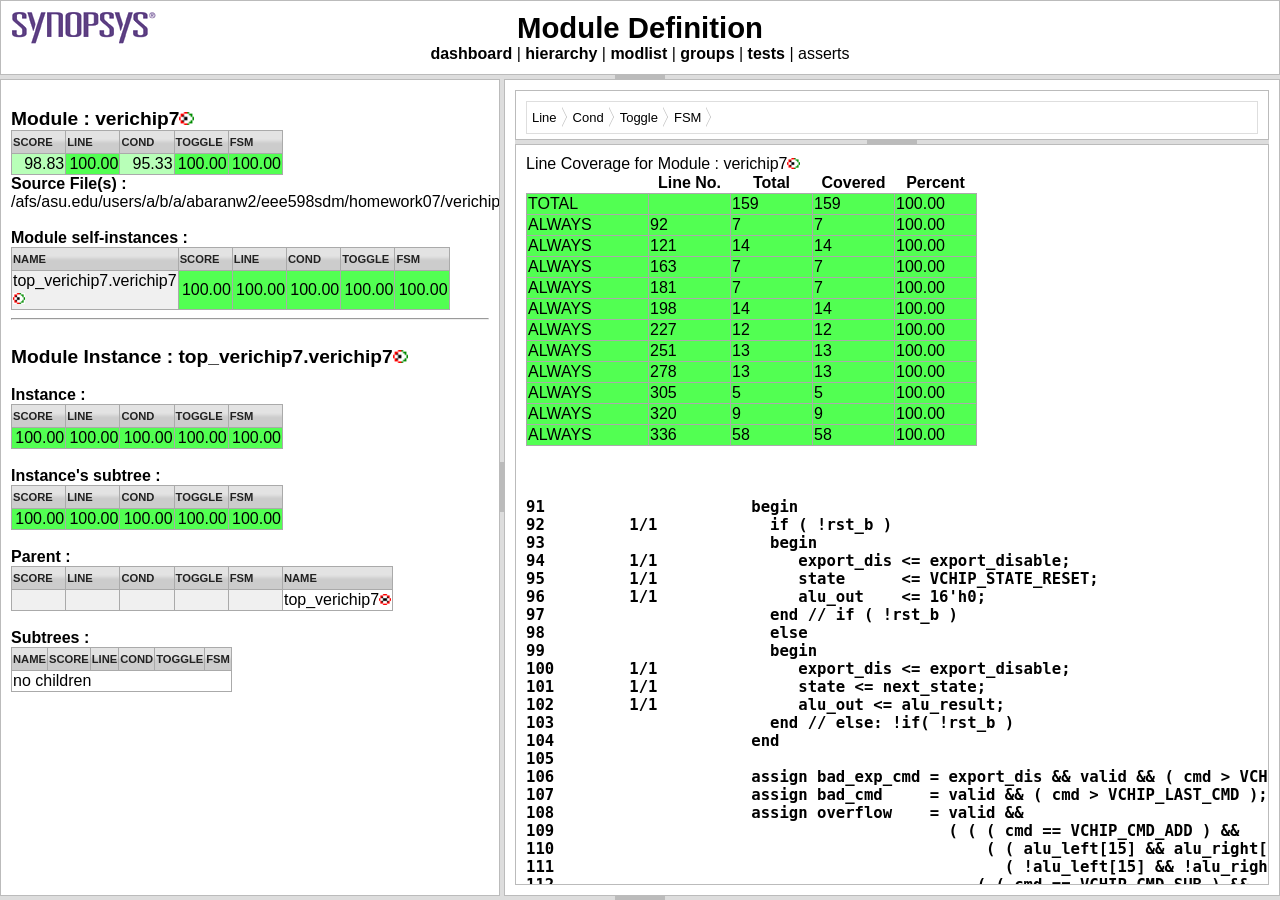
<file: urgReport/mod2.html>
<!DOCTYPE html>
<html>
<head>
<meta http-equiv="Content-Type" content="text/html; charset=UTF-8">
<meta name="Author" content="<username>"> <meta name="GENERATOR" content="urg/version [en] (platform name) [urg]">
<title>Unified Coverage Report :: Module :: verichip7</title>
<link type="text/css" rel="stylesheet" href="css/.urg.css">
<link type="text/css" rel="stylesheet" href="css/.layout.css">
<link type="text/css" rel="stylesheet" href="css/.breadcrumb.css">
<script type="text/javascript" src="js/.jquery.js"></script>
<script type="text/javascript" src="js/.jquery-ui.js"></script>
<script type="text/javascript" src="js/.sortable.js"></script>
<script type="text/javascript" src="js/.layout.js"></script>
<script type="text/javascript" src="js/.breadcrumb.js"></script>
<script type="text/javascript">
var layout, westLayout, centerLayout;
$(document).ready(function () {
  if ($("#north-bread-crumb")) {
    $("#north-bread-crumb").jBreadCrumb({easing:'swing'})
  }
  layout = $("body").layout({ 
    resizable: true,
    spacing_open: 4,
    spacing_closed: 4,
    north: {
      size: 76
    },
    south: {
      size: 45,
      initClosed: true
    },
    west: {
      size: 500,
      resizable: true,
      initClosed: false
    }
  });
  centerLayout = $('div.ui-layout-center').layout({
    north__paneSelector: ".ui-layout-center-inner-north",
    center__paneSelector: ".ui-layout-center-inner-center", 
    north__size: 50,
    spacing_open: 4,
    spacing_closed: 4
  });
});
</script>
</head>
<body onLoad="initPage();"><div class="ui-layout-north">
<div class="logo"></div>
<center class="pagetitle">Module Definition</center>
<div align="center"><a href="dashboard.html" ><b>dashboard</b></a> | <a href="hierarchy.html" ><b>hierarchy</b></a> | <a href="modlist.html" ><b>modlist</b></a> | <a href="groups.html" ><b>groups</b></a> | <a href="tests.html" ><b>tests</b></a> | asserts</div>

</div>
<div class="ui-layout-west">
<div name='tag_verichip7'>
<div class=modhdr>
<br clear=all>
<span class=titlename>Module : <a href="#"  onclick="showContent('tag_verichip7')">verichip7<img src="ex.gif" class="icon"></a></span>
<br clear=all>
<table align=left>
<tr class="sortablehead">
<td>SCORE</td><td>LINE</td><td>COND</td><td>TOGGLE</td><td>FSM</td></tr><tr>
<td class="s9 cl rt"> 98.83</td>
<td class="s10 cl rt"><a href="mod2.html#Line" >100.00</a></td>
<td class="s9 cl rt"><a href="mod2.html#Cond" > 95.33</a></td>
<td class="s10 cl rt"><a href="mod2.html#Toggle" >100.00</a></td>
<td class="s10 cl rt"><a href="mod2.html#FSM" >100.00</a></td>
</tr></table><br clear=all>
<span class=repname>Source File(s) : </span>
<br clear=all>
<a href="javascript:void(0);"  onclick="openSrcFile('/afs/asu.edu/users/a/b/a/abaranw2/eee598sdm/homework07/verichip7.sv')">/afs/asu.edu/users/a/b/a/abaranw2/eee598sdm/homework07/verichip7.sv</a><br clear=all>
<br clear=all>
<span class=repname>Module self-instances :</span>
<br clear=all>
<table align=left>
<tr class="sortablehead">
<td class="alfsrt">NAME</td><td>SCORE</td><td>LINE</td><td>COND</td><td>TOGGLE</td><td>FSM</td></tr><tr>
<td class="wht cl wordwrap"><a href="mod2.html#inst_tag_2"  onclick="showContent('inst_tag_2')">top_verichip7.verichip7<img src="ex.gif" class="icon"></a></td>
<td class="s10 cl rt">100.00</td>
<td class="s10 cl rt"><a href="mod2.html#inst_tag_2_Line" >100.00</a></td>
<td class="s10 cl rt"><a href="mod2.html#inst_tag_2_Cond" >100.00</a></td>
<td class="s10 cl rt"><a href="mod2.html#inst_tag_2_Toggle" >100.00</a></td>
<td class="s10 cl rt"><a href="mod2.html#inst_tag_2_FSM" >100.00</a></td>
</tr></table></div>
</div>
<br clear=all>
<div name='inst_tag_2'>
<hr>
<a name="inst_tag_2"></a>
<div class=modhdr>
<br clear=all>
<span class=titlename>Module Instance : <a href="hierarchy.html#tag_urg_inst_2" >top_verichip7.verichip7<img src="ex.gif" class="icon"></a></span>
<br clear=all>
<br clear=all>
<span class=repname>Instance :</span>
<br clear=all>
<table align=left>
<tr class="sortablehead">
<td>SCORE</td><td>LINE</td><td>COND</td><td>TOGGLE</td><td>FSM</td></tr><tr>
<td class="s10 cl rt">100.00</td>
<td class="s10 cl rt"><a href="mod2.html#inst_tag_2_Line" >100.00</a></td>
<td class="s10 cl rt"><a href="mod2.html#inst_tag_2_Cond" >100.00</a></td>
<td class="s10 cl rt"><a href="mod2.html#inst_tag_2_Toggle" >100.00</a></td>
<td class="s10 cl rt"><a href="mod2.html#inst_tag_2_FSM" >100.00</a></td>
</tr></table><br clear=all>
<br clear=all>
<span class=repname>Instance's subtree :</span>
<br clear=all>
<table align=left>
<tr class="sortablehead">
<td>SCORE</td><td>LINE</td><td>COND</td><td>TOGGLE</td><td>FSM</td></tr><tr>
<td class="s10 cl rt">100.00</td>
<td class="s10 cl rt">100.00</td>
<td class="s10 cl rt">100.00</td>
<td class="s10 cl rt">100.00</td>
<td class="s10 cl rt">100.00</td>
</tr></table><br clear=all>
<br clear=all>
<span class=repname>Parent : </span>
<br clear=all>
<table align=left>
<tr class="sortablehead">
<td>SCORE</td><td>LINE</td><td>COND</td><td>TOGGLE</td><td>FSM</td><td class="alfsrt">NAME</td></tr><tr>
<td class="wht cl rt"></td>
<td class="wht cl rt"></td>
<td class="wht cl rt"></td>
<td class="wht cl rt"></td>
<td class="wht cl rt"></td>
<td><a href="mod4.html#inst_tag_4" >top_verichip7<img src="fx.gif" class="icon"></a></td>
</tr></table><br clear=all>
<br clear=all>
<span class=repname>Subtrees :</span>
<br clear=all>
<table align=left>
<tr class="sortablehead">
<td class="alfsrt">NAME</td><td>SCORE</td><td>LINE</td><td>COND</td><td>TOGGLE</td><td>FSM</td></tr><tr>
<td colspan=6>no children</td>
</tr></table><br clear=all>
</div>
</div>
</div>
<div class="ui-layout-center">
<div class="ui-layout-center-inner-center">
<div name='tag_verichip7'>
<a name="Line"></a>
Line Coverage for Module : <a href="mod2.html" >verichip7<img src="ex.gif" class="icon"></a><br clear=all>
<table class="noborder">
<col width="122">
<col span="4" width="82">
<tr><th></th><th>Line No.</th><th>Total</th><th>Covered</th><th>Percent</th></tr>
<tr class="s10"><td class="lf">TOTAL</td><td></td><td>159</td><td>159</td><td>100.00</td></tr>
<tr class="s10"><td class="lf">ALWAYS</td><td>92</td><td>7</td><td>7</td><td>100.00</td></tr>
<tr class="s10"><td class="lf">ALWAYS</td><td>121</td><td>14</td><td>14</td><td>100.00</td></tr>
<tr class="s10"><td class="lf">ALWAYS</td><td>163</td><td>7</td><td>7</td><td>100.00</td></tr>
<tr class="s10"><td class="lf">ALWAYS</td><td>181</td><td>7</td><td>7</td><td>100.00</td></tr>
<tr class="s10"><td class="lf">ALWAYS</td><td>198</td><td>14</td><td>14</td><td>100.00</td></tr>
<tr class="s10"><td class="lf">ALWAYS</td><td>227</td><td>12</td><td>12</td><td>100.00</td></tr>
<tr class="s10"><td class="lf">ALWAYS</td><td>251</td><td>13</td><td>13</td><td>100.00</td></tr>
<tr class="s10"><td class="lf">ALWAYS</td><td>278</td><td>13</td><td>13</td><td>100.00</td></tr>
<tr class="s10"><td class="lf">ALWAYS</td><td>305</td><td>5</td><td>5</td><td>100.00</td></tr>
<tr class="s10"><td class="lf">ALWAYS</td><td>320</td><td>9</td><td>9</td><td>100.00</td></tr>
<tr class="s10"><td class="lf">ALWAYS</td><td>336</td><td>58</td><td>58</td><td>100.00</td></tr>
</table>
<pre class="code"><br clear=all>
91                      begin
92         1/1            if ( !rst_b )
93                        begin
94         1/1               export_dis &lt;= export_disable;
95         1/1               state      &lt;= VCHIP_STATE_RESET;
96         1/1               alu_out    &lt;= 16'h0;
97                        end // if ( !rst_b )
98                        else
99                        begin
100        1/1               export_dis &lt;= export_disable;
101        1/1               state &lt;= next_state;
102        1/1               alu_out &lt;= alu_result;
103                       end // else: !if( !rst_b )
104                     end
105                     
106                     assign bad_exp_cmd = export_dis &amp;&amp; valid &amp;&amp; ( cmd &gt; VCHIP_LAST_EXP_CMD );
107                     assign bad_cmd     = valid &amp;&amp; ( cmd &gt; VCHIP_LAST_CMD );
108                     assign overflow    = valid &amp;&amp;
109                                          ( ( ( cmd == VCHIP_CMD_ADD ) &amp;&amp;                                      // adding
110                                              ( ( alu_left[15] &amp;&amp; alu_right[15] &amp;&amp; !alu_result[15] ) ||        // two neg -&gt; pos
111                                                ( !alu_left[15] &amp;&amp; !alu_right[15] &amp;&amp; alu_result[15] ) ) ) ||   // two pos -&gt; neg
112                                             ( ( cmd == VCHIP_CMD_SUB ) &amp;&amp;                                     // subtracting
113                                               ( ( alu_left[15] &amp;&amp; !alu_right[15] &amp;&amp; !alu_result[15] ) ||      // neg - pos -&gt; pos
114                                                 ( !alu_left[15] &amp;&amp; alu_right[15] &amp;&amp; alu_result[15] ) ) ) );   // pos - neg -&gt; neg
115                     
116                     assign interrupt_1 = int1;
117                     assign interrupt_2 = int2;
118                     
119                     always_comb
120                     begin
121        1/1             case ( state )
122                          VCHIP_STATE_RESET:
123                          begin
124        1/1                  if ( !maroon &amp;&amp; gold )
125        1/1                     next_state = VCHIP_STATE_NORM;
126                             else
127        1/1                     next_state = VCHIP_STATE_RESET;
128                          end // case: VCHIP_STATE_RESET
129                     
130                          VCHIP_STATE_NORM:
131                          begin
132        1/1                  if ( export_dis &amp;&amp; valid &amp;&amp; bad_exp_cmd )
133        1/1                     next_state = VCHIP_STATE_EXP;
134        1/1                  else if ( valid &amp;&amp; ( bad_cmd || overflow ) )
135        1/1                     next_state = VCHIP_STATE_ERR;
136                             else
137        1/1                     next_state = VCHIP_STATE_NORM;
138                          end // case: VCHIP_STATE_NORM
139                     
140                          VCHIP_STATE_ERR:
141                          begin
142        1/1                  if ( maroon &amp;&amp; !gold )
143        1/1                     next_state = VCHIP_STATE_NORM;
144                             else
145        1/1                     next_state = VCHIP_STATE_ERR;
146                          end // case: VCHIP_STATE_ERR
147                     
148                          VCHIP_STATE_EXP:
149                          begin
150        1/1                  next_state = VCHIP_STATE_EXP;
151                          end // case: VCHIP_STATE_EXP
152                     
153                          default:
154                          begin
155        1/1                  next_state = VCHIP_STATE_LOST;
156                          end // case: default
157                     
158                        endcase // case ( state )
159                     end // always_comb
160                     
161                     always_ff @ ( posedge clk or negedge rst_b )
162                     begin
163        1/1            if ( !rst_b )
164                       begin
165        1/1               int1       &lt;= 1'b0;
166                       end // if ( !rst_b )
167        1/1            else if ( int1_en &amp;&amp; ( state == VCHIP_STATE_NORM ) &amp;&amp; valid &amp;&amp;
168                                 ( bad_cmd || overflow ) )
169                       begin
170        1/1               int1 &lt;= 1'b1;
171                       end // if ( ( state == VCHIP_STATE_NORM ) &amp;&amp; valid &amp;&amp;...
172        1/1            else if ( chip_select &amp;&amp; !rw_ &amp;&amp; ( address == VCHIP_ADDR_STA ) &amp;&amp; byte_en[1] )
173                       begin
174        1/1               if ( data_in[VCHIP_STA_INT1] )
175        1/1                  int1 &lt;= 1'b0;
                        MISSING_ELSE
176                       end // else: !if( !rst_b )
                        MISSING_ELSE
177                     end // always_ff @ ( posedge clk or negedge rst_b )
178                     
179                     always_ff @ ( posedge clk or negedge rst_b )
180                     begin
181        1/1            if ( !rst_b )
182                       begin
183        1/1               int2       &lt;= 1'b0;
184                       end // if ( !rst_b )
185        1/1            else if ( int2_en &amp;&amp; ( state == VCHIP_STATE_NORM ) &amp;&amp; valid &amp;&amp; bad_exp_cmd )
186                       begin
187        1/1               int2 &lt;= 1'b1;
188                       end // if ( ( state == VCHIP_STATE_NORM ) &amp;&amp; valid &amp;&amp;...
189        1/1            else if ( chip_select &amp;&amp; !rw_ &amp;&amp; ( address == VCHIP_ADDR_STA ) &amp;&amp; byte_en[1] )
190                       begin
191        1/1               if ( data_in[VCHIP_STA_INT2] )
192        1/1                  int2 &lt;= 1'b0;
                        MISSING_ELSE
193                       end // else: !if( !rst_b )
                        MISSING_ELSE
194                     end // always_ff @ ( posedge clk or negedge rst_b )
195                     
196                     always_ff @ ( posedge clk or negedge rst_b )
197                     begin
198        1/1            if ( !rst_b )
199                       begin
200        1/1               valid &lt;= 1'b0;
201        1/1               cmd &lt;= VCHIP_CMD_NONE;
202                       end // if ( !rst_b )
203        1/1            else if ( next_state == VCHIP_STATE_EXP )
204                       begin
205        1/1               valid &lt;= 1'b0;
206        1/1               cmd &lt;= VCHIP_CMD_NONE;
207                       end // if ( next_state == VCHIP_STATE_EXP )
208        1/1            else if ( state == VCHIP_STATE_ERR )
209                       begin
210        1/1               valid &lt;= 1'b0;
211        1/1               cmd &lt;= cmd;
212                       end // if ( state == VCHIP_STATE_ERR )
213        1/1            else if ( chip_select &amp;&amp; !rw_ &amp;&amp; ( address == VCHIP_ADDR_CMD ) )
214                       begin
215        1/1               valid &lt;= data_in[VCHIP_CMD_VAL] &amp;&amp; byte_en[1];
216        1/1               if ( byte_en[0] )
217        1/1                  cmd &lt;= data_in[VCHIP_CMD_LEFT:0];
                        MISSING_ELSE
218                       end // if ( chip_select &amp;&amp; !rw_ &amp;&amp; ( address == VCHIP_ADDR_CMD ) )
219                       else
220                       begin
221        1/1               valid &lt;= 1'b0;
222                       end // else: !if( chip_select &amp;&amp; !rw_ &amp;&amp; ( address == VCHIP_ADDR_CMD ) )
223                     end // always_ff @ ( posedge clk or negedge rst_b )
224                     
225                     always_ff @ ( posedge clk or negedge rst_b )
226                     begin
227        1/1            if ( !rst_b )
228                       begin
229        1/1               int2_en    &lt;= 1'b0;
230        1/1               int1_en    &lt;= 1'b0;
231                       end // if ( !rst_b )
232        1/1            else if ( next_state == VCHIP_STATE_EXP )
233                       begin
234        1/1               int2_en &lt;= 1'b0;
235        1/1               int1_en &lt;= 1'b0;
236                       end // if ( next_state == VCHIP_STATE_EXP )
237        1/1            else if ( state == VCHIP_STATE_ERR )
238                       begin
239        1/1               int2_en &lt;= int2_en;
240        1/1               int1_en &lt;= int1_en;
241                       end // if ( state == VCHIP_STATE_ERR )
242        1/1            else if ( chip_select &amp;&amp; !rw_ &amp;&amp; ( address == VCHIP_ADDR_CON ) &amp;&amp; byte_en[1] )
243                       begin
244        1/1               int2_en &lt;= data_in[VCHIP_STA_INT2];
245        1/1               int1_en &lt;= data_in[VCHIP_STA_INT1];
246                       end // else: !if( !rst_b )
                        MISSING_ELSE
247                     end // always_ff @ ( posedge clk or negedge rst_b )
248                     
249                     always_ff @ ( posedge clk or negedge rst_b )
250                     begin
251        1/1            if ( !rst_b )
252                       begin
253        1/1               alu_left &lt;= 16'h0;
254                       end // if ( !rst_b )
255        1/1            else if ( next_state == VCHIP_STATE_EXP )
256                       begin
257        1/1               alu_left &lt;= 16'h0;
258                       end // if ( next_state == VCHIP_STATE_EXP )
259        1/1            else if ( state == VCHIP_STATE_ERR )
260                       begin
261        1/1               alu_left &lt;= alu_left;
262                       end // if ( state == VCHIP_STATE_ERR )
263        1/1            else if ( chip_select &amp;&amp; !rw_ &amp;&amp; ( address == VCHIP_ADDR_LFT ) )
264                       begin
265        1/1               if ( byte_en[0] )
266        1/1                  alu_left[7:0] &lt;= data_in[7:0];
                   <font color = "red">==>  MISSING_ELSE</font>
267        1/1               if ( byte_en[1] )
268        1/1                  alu_left[15:8] &lt;= data_in[15:8];
                   <font color = "red">==>  MISSING_ELSE</font>
269                       end // if ( chip_select &amp;&amp; !rw_ &amp;&amp; ( address == VCHIP_ADDR_LFT ) )
270        1/1            else if ( load_left )
271                       begin
272        1/1               alu_left &lt;= next_left;
273                       end // if ( load_left )
                        MISSING_ELSE
274                     end // always_ff @ ( posedge clk or negedge rst_b )
275                     
276                     always_ff @ ( posedge clk or negedge rst_b )
277                     begin
278        1/1            if ( !rst_b )
279                       begin
280        1/1               alu_right &lt;= 16'h0;
281                       end // if ( !rst_b )
282        1/1            else if ( next_state == VCHIP_STATE_EXP )
283                       begin
284        1/1               alu_right &lt;= 16'h0;
285                       end // if ( next_state == VCHIP_STATE_EXP )
286        1/1            else if ( state == VCHIP_STATE_ERR )
287                       begin
288        1/1               alu_right &lt;= alu_right;
289                       end // if ( state == VCHIP_STATE_ERR )
290        1/1            else if ( chip_select &amp;&amp; !rw_ &amp;&amp; ( address == VCHIP_ADDR_RGT ) )
291                       begin
292        1/1               if ( byte_en[0] )
293        1/1                  alu_right[7:0] &lt;= data_in[7:0];
                   <font color = "red">==>  MISSING_ELSE</font>
294        1/1               if ( byte_en[1] )
295        1/1                  alu_right[15:8] &lt;= data_in[15:8];
                   <font color = "red">==>  MISSING_ELSE</font>
296                       end // if ( chip_select &amp;&amp; !rw_ &amp;&amp; ( address == VCHIP_ADDR_LFT ) )
297        1/1            else if ( load_right )
298                       begin
299        1/1               alu_right &lt;= next_right;
300                       end // if ( load_right )
                        MISSING_ELSE
301                     end // always_ff @ ( posedge clk or negedge rst_b )
302                     
303                     always_comb
304                     begin
305        1/1            if ( ( next_state == VCHIP_STATE_EXP ) &amp;&amp; ( address != VCHIP_ADDR_STA ) )
306        1/1               data_out = 16'h0;
307        1/1            else if ( chip_select )
308        1/1               data_out = data_out_tmp;
309                       else
310        1/1               data_out = 16'h0;
311                     end // always_comb
312                     
313                     assign version_reg = { export_dis, 3'h0, VCHIP_ALU_VER, VCHIP_MAJ_VER, VCHIP_MIN_VER };
314                     assign status_reg  = { 6'h0, int2, int1, 4'h0, state };
315                     assign cmd_reg     = { valid, 11'h0, cmd };
316                     assign con_reg     = { 6'h0, int2_en, int1_en, 8'h0 };
317                     
318                     always_comb
319                     begin
320        1/1            case ( address )
321        1/1              VCHIP_ADDR_VER: data_out_tmp = version_reg;
322        1/1              VCHIP_ADDR_STA: data_out_tmp = status_reg;
323        1/1              VCHIP_ADDR_CMD: data_out_tmp = cmd_reg;
324        1/1              VCHIP_ADDR_CON: data_out_tmp = con_reg;
325        1/1              VCHIP_ADDR_LFT: data_out_tmp = alu_left;
326        1/1              VCHIP_ADDR_RGT: data_out_tmp = alu_right;
327        1/1              VCHIP_ADDR_ALU: data_out_tmp = alu_out;
328                     
329        1/1              default: data_out_tmp = 16'h0;
330                       endcase // case ( address )
331                     end // always_comb
332                     
333                     // build the ALU
334                     always_comb
335                     begin
336        1/1             if ( next_state == VCHIP_STATE_EXP )
337                        begin
338        1/1                alu_result = 16'h0;
339        1/1                load_left = 1'b0;
340        1/1                load_right = 1'b0;
341        1/1                next_left = 16'h0;
342        1/1                next_right = 16'h0;
343                        end // if ( next_state == VCHIP_STATE_EXP )
344                     
345        1/1             else if ( ( state != VCHIP_STATE_NORM ) || !valid || bad_cmd )
346                        begin
347        1/1                alu_result = alu_out;
348        1/1                load_left = 1'b0;
349        1/1                load_right = 1'b0;
350        1/1                next_left = 16'h0;
351        1/1                next_right = 16'h0;
352                        end // if ( ( state != VCHIP_STATE_NORM ) || !valid || bad_cmd )
353                     
354                        else
355                        begin
356        1/1                case ( cmd )
357                             VCHIP_CMD_NONE:
358                             begin
359        1/1                     alu_result = alu_out;
360        1/1                     load_left = 1'b0;
361        1/1                     load_right = 1'b0;
362        1/1                     next_left = 16'h0;
363        1/1                     next_right = 16'h0;
364                             end // case: VCHIP_CMD_NONE
365                     
366                             VCHIP_CMD_ADD:
367                             begin
368        1/1                     alu_result = alu_left + alu_right;
369        1/1                     load_left = 1'b0;
370        1/1                     load_right = 1'b0;
371        1/1                     next_left = 16'h0;
372        1/1                     next_right = 16'h0;
373                             end // case: VCHIP_CMD_ADD
374                     
375                             VCHIP_CMD_SUB:
376                             begin
377        1/1                     alu_result = alu_left - alu_right;
378        1/1                     load_left = 1'b0;
379        1/1                     load_right = 1'b0;
380        1/1                     next_left = 16'h0;
381        1/1                     next_right = 16'h0;
382                             end // case: VCHIP_CMD_SUB
383                     
384                             VCHIP_CMD_MVL:   // move out to left
385                             begin
386        1/1                     alu_result = alu_out;
387        1/1                     load_left = 1'b1;
388        1/1                     load_right = 1'b0;
389        1/1                     next_left = alu_out;
390        1/1                     next_right = 16'h0;
391                             end // case: VCHIP_CMD_MVL
392                     
393                             VCHIP_CMD_MVR:   // move out to right
394                             begin
395        1/1                     alu_result = alu_out;
396        1/1                     load_left = 1'b0;
397        1/1                     load_right = 1'b1;
398        1/1                     next_left = 16'h0;
399        1/1                     next_right = alu_out;
400                             end // case: VCHIP_CMD_MVR
401                     
402                             VCHIP_CMD_SWA:
403                             begin
404        1/1                     alu_result = alu_out;
405        1/1                     load_left = 1'b1;
406        1/1                     load_right = 1'b1;
407        1/1                     next_left = alu_right;
408        1/1                     next_right = alu_left;
409                             end // case: VCHIP_CMD_SWA
410                     
411                             VCHIP_CMD_SHL:
412                             begin
413        1/1                     alu_result = alu_left &lt;&lt; alu_right;
414        1/1                     load_left = 1'b0;
415        1/1                     load_right = 1'b0;
416        1/1                     next_left = 16'h0;
417        1/1                     next_right = 16'h0;
418                             end // case: VCHIP_CMD_SHL
419                     
420                             VCHIP_CMD_SHR:
421                             begin
422        1/1                     alu_result = alu_left &gt;&gt; alu_right;
423        1/1                     load_left = 1'b0;
424        1/1                     load_right = 1'b0;
425        1/1                     next_left = 16'h0;
426        1/1                     next_right = 16'h0;
427                             end // case: VCHIP_CMD_SHR
428                     
429                             default:
430                             begin
431        1/1                     alu_result = alu_out;
432        1/1                     load_left = 1'b0;
433        1/1                     load_right = 1'b0;
434        1/1                     next_left = 16'h0;
435        1/1                     next_right = 16'h0;
</pre>
<hr>
<a name="Cond"></a>
Cond Coverage for Module : <a href="mod2.html" >verichip7<img src="ex.gif" class="icon"></a><br clear=all>
<table class="noborder">
<col width="122">
<col span="3" width="82">
<tr><th></th><th>Total</th><th>Covered</th><th>Percent</th></tr>
<tr class="s9"><td class="lf">Conditions</td><td>107</td><td>102</td><td>95.33</td></tr>
<tr class="s9"><td class="lf">Logical</td><td>107</td><td>102</td><td>95.33</td></tr>
<tr class="wht"><td class="lf">Non-Logical</td><td>0</td><td>0</td><td></td></tr>
<tr class="wht"><td class="lf">Event</td><td>0</td><td>0</td><td></td></tr>
</table>
<br clear=all>
<pre class="code"> LINE       106
 EXPRESSION (export_dis &amp;&amp; valid &amp;&amp; (cmd &gt; VCHIP_LAST_EXP_CMD))
             -----1----    --2--    -------------3------------
</pre>
<table class="noborder">
<col span="3" width="40">
<tr><th>-1-</th><th>-2-</th><th>-3-</th><th>Status</th>                      </tr>
<tr class="uGreen"><td>0</td><td>1</td><td>1</td><td class="lf">Covered</td></tr>
<tr class="uGreen"><td>1</td><td>0</td><td>1</td><td class="lf">Covered</td></tr>
<tr class="uGreen"><td>1</td><td>1</td><td>0</td><td class="lf">Covered</td></tr>
<tr class="uGreen"><td>1</td><td>1</td><td>1</td><td class="lf">Covered</td></tr>
</table>
<br clear=all>
<pre class="code"> LINE       107
 EXPRESSION (valid &amp;&amp; (cmd &gt; VCHIP_LAST_CMD))
             --1--    -----------2----------
</pre>
<table class="noborder">
<col span="2" width="40">
<tr><th>-1-</th><th>-2-</th><th>Status</th>                      </tr>
<tr class="uGreen"><td>0</td><td>1</td><td class="lf">Covered</td></tr>
<tr class="uGreen"><td>1</td><td>0</td><td class="lf">Covered</td></tr>
<tr class="uGreen"><td>1</td><td>1</td><td class="lf">Covered</td></tr>
</table>
<br clear=all>
<pre class="code"> LINE       108
 EXPRESSION 
 Number  Term
      1  valid &amp;&amp; 
      2  (((cmd == VCHIP_CMD_ADD) &amp;&amp; ((alu_left[15] &amp;&amp; alu_right[15] &amp;&amp; ((!alu_result[15]))) || (((!alu_left[15])) &amp;&amp; ((!alu_right[15])) &amp;&amp; alu_result[15]))) || ((cmd == VCHIP_CMD_SUB) &amp;&amp; ((alu_left[15] &amp;&amp; ((!alu_right[15])) &amp;&amp; ((!alu_result[15]))) || (((!alu_left[15])) &amp;&amp; alu_right[15] &amp;&amp; alu_result[15])))))
</pre>
<table class="noborder">
<col span="2" width="40">
<tr><th>-1-</th><th>-2-</th><th>Status</th>                      </tr>
<tr class="uGreen"><td>0</td><td>1</td><td class="lf">Covered</td></tr>
<tr class="uGreen"><td>1</td><td>0</td><td class="lf">Covered</td></tr>
<tr class="uGreen"><td>1</td><td>1</td><td class="lf">Covered</td></tr>
</table>
<br clear=all>
<pre class="code"> LINE       108
 SUB-EXPRESSION 
 Number  Term
      1  ((cmd == VCHIP_CMD_ADD) &amp;&amp; ((alu_left[15] &amp;&amp; alu_right[15] &amp;&amp; ((!alu_result[15]))) || (((!alu_left[15])) &amp;&amp; ((!alu_right[15])) &amp;&amp; alu_result[15]))) || 
      2  ((cmd == VCHIP_CMD_SUB) &amp;&amp; ((alu_left[15] &amp;&amp; ((!alu_right[15])) &amp;&amp; ((!alu_result[15]))) || (((!alu_left[15])) &amp;&amp; alu_right[15] &amp;&amp; alu_result[15]))))
</pre>
<table class="noborder">
<col span="2" width="40">
<tr><th>-1-</th><th>-2-</th><th>Status</th>                      </tr>
<tr class="uGreen"><td>0</td><td>0</td><td class="lf">Covered</td></tr>
<tr class="uGreen"><td>0</td><td>1</td><td class="lf">Covered</td></tr>
<tr class="uGreen"><td>1</td><td>0</td><td class="lf">Covered</td></tr>
</table>
<br clear=all>
<pre class="code"> LINE       108
 SUB-EXPRESSION ((cmd == VCHIP_CMD_ADD) &amp;&amp; ((alu_left[15] &amp;&amp; alu_right[15] &amp;&amp; ((!alu_result[15]))) || (((!alu_left[15])) &amp;&amp; ((!alu_right[15])) &amp;&amp; alu_result[15])))
                 -----------1----------    -----------------------------------------------------------2-----------------------------------------------------------
</pre>
<table class="noborder">
<col span="2" width="40">
<tr><th>-1-</th><th>-2-</th><th>Status</th>                      </tr>
<tr class="uGreen"><td>0</td><td>1</td><td class="lf">Covered</td></tr>
<tr class="uGreen"><td>1</td><td>0</td><td class="lf">Covered</td></tr>
<tr class="uGreen"><td>1</td><td>1</td><td class="lf">Covered</td></tr>
</table>
<br clear=all>
<pre class="code"> LINE       108
 SUB-EXPRESSION ((alu_left[15] &amp;&amp; alu_right[15] &amp;&amp; ((!alu_result[15]))) || (((!alu_left[15])) &amp;&amp; ((!alu_right[15])) &amp;&amp; alu_result[15]))
                 ---------------------------1--------------------------    -----------------------------2-----------------------------
</pre>
<table class="noborder">
<col span="2" width="40">
<tr><th>-1-</th><th>-2-</th><th>Status</th>                      </tr>
<tr class="uGreen"><td>0</td><td>0</td><td class="lf">Covered</td></tr>
<tr class="uGreen"><td>0</td><td>1</td><td class="lf">Covered</td></tr>
<tr class="uGreen"><td>1</td><td>0</td><td class="lf">Covered</td></tr>
</table>
<br clear=all>
<pre class="code"> LINE       108
 SUB-EXPRESSION (alu_left[15] &amp;&amp; alu_right[15] &amp;&amp; ((!alu_result[15])))
                 ------1-----    ------2------    ---------3---------
</pre>
<table class="noborder">
<col span="3" width="40">
<tr><th>-1-</th><th>-2-</th><th>-3-</th><th>Status</th>                      </tr>
<tr class="uGreen"><td>0</td><td>1</td><td>1</td><td class="lf">Covered</td></tr>
<tr class="uGreen"><td>1</td><td>0</td><td>1</td><td class="lf">Covered</td></tr>
<tr class="uGreen"><td>1</td><td>1</td><td>0</td><td class="lf">Covered</td></tr>
<tr class="uGreen"><td>1</td><td>1</td><td>1</td><td class="lf">Covered</td></tr>
</table>
<br clear=all>
<pre class="code"> LINE       108
 SUB-EXPRESSION (((!alu_left[15])) &amp;&amp; ((!alu_right[15])) &amp;&amp; alu_result[15])
                 --------1--------    ---------2--------    -------3------
</pre>
<table class="noborder">
<col span="3" width="40">
<tr><th>-1-</th><th>-2-</th><th>-3-</th><th>Status</th>                      </tr>
<tr class="uGreen"><td>0</td><td>1</td><td>1</td><td class="lf">Covered</td></tr>
<tr class="uGreen"><td>1</td><td>0</td><td>1</td><td class="lf">Covered</td></tr>
<tr class="uGreen"><td>1</td><td>1</td><td>0</td><td class="lf">Covered</td></tr>
<tr class="uGreen"><td>1</td><td>1</td><td>1</td><td class="lf">Covered</td></tr>
</table>
<br clear=all>
<pre class="code"> LINE       108
 SUB-EXPRESSION ((cmd == VCHIP_CMD_SUB) &amp;&amp; ((alu_left[15] &amp;&amp; ((!alu_right[15])) &amp;&amp; ((!alu_result[15]))) || (((!alu_left[15])) &amp;&amp; alu_right[15] &amp;&amp; alu_result[15])))
                 -----------1----------    -----------------------------------------------------------2-----------------------------------------------------------
</pre>
<table class="noborder">
<col span="2" width="40">
<tr><th>-1-</th><th>-2-</th><th>Status</th>                      </tr>
<tr class="uGreen"><td>0</td><td>1</td><td class="lf">Covered</td></tr>
<tr class="uGreen"><td>1</td><td>0</td><td class="lf">Covered</td></tr>
<tr class="uGreen"><td>1</td><td>1</td><td class="lf">Covered</td></tr>
</table>
<br clear=all>
<pre class="code"> LINE       108
 SUB-EXPRESSION ((alu_left[15] &amp;&amp; ((!alu_right[15])) &amp;&amp; ((!alu_result[15]))) || (((!alu_left[15])) &amp;&amp; alu_right[15] &amp;&amp; alu_result[15]))
                 -----------------------------1-----------------------------    ---------------------------2--------------------------
</pre>
<table class="noborder">
<col span="2" width="40">
<tr><th>-1-</th><th>-2-</th><th>Status</th>                      </tr>
<tr class="uGreen"><td>0</td><td>0</td><td class="lf">Covered</td></tr>
<tr class="uGreen"><td>0</td><td>1</td><td class="lf">Covered</td></tr>
<tr class="uGreen"><td>1</td><td>0</td><td class="lf">Covered</td></tr>
</table>
<br clear=all>
<pre class="code"> LINE       108
 SUB-EXPRESSION (alu_left[15] &amp;&amp; ((!alu_right[15])) &amp;&amp; ((!alu_result[15])))
                 ------1-----    ---------2--------    ---------3---------
</pre>
<table class="noborder">
<col span="3" width="40">
<tr><th>-1-</th><th>-2-</th><th>-3-</th><th>Status</th>                      </tr>
<tr class="uGreen"><td>0</td><td>1</td><td>1</td><td class="lf">Covered</td></tr>
<tr class="uGreen"><td>1</td><td>0</td><td>1</td><td class="lf">Covered</td></tr>
<tr class="uGreen"><td>1</td><td>1</td><td>0</td><td class="lf">Covered</td></tr>
<tr class="uGreen"><td>1</td><td>1</td><td>1</td><td class="lf">Covered</td></tr>
</table>
<br clear=all>
<pre class="code"> LINE       108
 SUB-EXPRESSION (((!alu_left[15])) &amp;&amp; alu_right[15] &amp;&amp; alu_result[15])
                 --------1--------    ------2------    -------3------
</pre>
<table class="noborder">
<col span="3" width="40">
<tr><th>-1-</th><th>-2-</th><th>-3-</th><th>Status</th>                      </tr>
<tr class="uGreen"><td>0</td><td>1</td><td>1</td><td class="lf">Covered</td></tr>
<tr class="uGreen"><td>1</td><td>0</td><td>1</td><td class="lf">Covered</td></tr>
<tr class="uGreen"><td>1</td><td>1</td><td>0</td><td class="lf">Covered</td></tr>
<tr class="uGreen"><td>1</td><td>1</td><td>1</td><td class="lf">Covered</td></tr>
</table>
<br clear=all>
<pre class="code"> LINE       124
 EXPRESSION (((!maroon)) &amp;&amp; gold)
             -----1-----    --2-
</pre>
<table class="noborder">
<col span="2" width="40">
<tr><th>-1-</th><th>-2-</th><th>Status</th>                      </tr>
<tr class="uGreen"><td>0</td><td>1</td><td class="lf">Covered</td></tr>
<tr class="uGreen"><td>1</td><td>0</td><td class="lf">Covered</td></tr>
<tr class="uGreen"><td>1</td><td>1</td><td class="lf">Covered</td></tr>
</table>
<br clear=all>
<pre class="code"> LINE       132
 EXPRESSION (export_dis &amp;&amp; valid &amp;&amp; bad_exp_cmd)
             -----1----    --2--    -----3-----
</pre>
<table class="noborder">
<col span="3" width="40">
<tr><th>-1-</th><th>-2-</th><th>-3-</th><th>Status</th>                      </tr>
<tr class="uRed"><td>0</td><td>1</td><td>1</td><td class="lf">Not Covered</td></tr>
<tr class="uRed"><td>1</td><td>0</td><td>1</td><td class="lf">Not Covered</td></tr>
<tr class="uGreen"><td>1</td><td>1</td><td>0</td><td class="lf">Covered</td></tr>
<tr class="uGreen"><td>1</td><td>1</td><td>1</td><td class="lf">Covered</td></tr>
</table>
<br clear=all>
<pre class="code"> LINE       134
 EXPRESSION (valid &amp;&amp; (bad_cmd || overflow))
             --1--    ----------2----------
</pre>
<table class="noborder">
<col span="2" width="40">
<tr><th>-1-</th><th>-2-</th><th>Status</th>                      </tr>
<tr class="uRed"><td>0</td><td>1</td><td class="lf">Not Covered</td></tr>
<tr class="uGreen"><td>1</td><td>0</td><td class="lf">Covered</td></tr>
<tr class="uGreen"><td>1</td><td>1</td><td class="lf">Covered</td></tr>
</table>
<br clear=all>
<pre class="code"> LINE       134
 SUB-EXPRESSION (bad_cmd || overflow)
                 ---1---    ----2---
</pre>
<table class="noborder">
<col span="2" width="40">
<tr><th>-1-</th><th>-2-</th><th>Status</th>                      </tr>
<tr class="uGreen"><td>0</td><td>0</td><td class="lf">Covered</td></tr>
<tr class="uGreen"><td>0</td><td>1</td><td class="lf">Covered</td></tr>
<tr class="uGreen"><td>1</td><td>0</td><td class="lf">Covered</td></tr>
</table>
<br clear=all>
<pre class="code"> LINE       142
 EXPRESSION (maroon &amp;&amp; ((!gold)))
             ---1--    ----2----
</pre>
<table class="noborder">
<col span="2" width="40">
<tr><th>-1-</th><th>-2-</th><th>Status</th>                      </tr>
<tr class="uGreen"><td>0</td><td>1</td><td class="lf">Covered</td></tr>
<tr class="uGreen"><td>1</td><td>0</td><td class="lf">Covered</td></tr>
<tr class="uGreen"><td>1</td><td>1</td><td class="lf">Covered</td></tr>
</table>
<br clear=all>
<pre class="code"> LINE       167
 EXPRESSION (int1_en &amp;&amp; (state == VCHIP_STATE_NORM) &amp;&amp; valid &amp;&amp; (bad_cmd || overflow))
             ---1---    -------------2-------------    --3--    ----------4----------
</pre>
<table class="noborder">
<col span="4" width="40">
<tr><th>-1-</th><th>-2-</th><th>-3-</th><th>-4-</th><th>Status</th>                      </tr>
<tr class="uGreen"><td>0</td><td>1</td><td>1</td><td>1</td><td class="lf">Covered</td></tr>
<tr class="uGreen"><td>1</td><td>0</td><td>1</td><td>1</td><td class="lf">Covered</td></tr>
<tr class="uRed"><td>1</td><td>1</td><td>0</td><td>1</td><td class="lf">Not Covered</td></tr>
<tr class="uGreen"><td>1</td><td>1</td><td>1</td><td>0</td><td class="lf">Covered</td></tr>
<tr class="uGreen"><td>1</td><td>1</td><td>1</td><td>1</td><td class="lf">Covered</td></tr>
</table>
<br clear=all>
<pre class="code"> LINE       167
 SUB-EXPRESSION (bad_cmd || overflow)
                 ---1---    ----2---
</pre>
<table class="noborder">
<col span="2" width="40">
<tr><th>-1-</th><th>-2-</th><th>Status</th>                      </tr>
<tr class="uGreen"><td>0</td><td>0</td><td class="lf">Covered</td></tr>
<tr class="uGreen"><td>0</td><td>1</td><td class="lf">Covered</td></tr>
<tr class="uGreen"><td>1</td><td>0</td><td class="lf">Covered</td></tr>
</table>
<br clear=all>
<pre class="code"> LINE       172
 EXPRESSION (chip_select &amp;&amp; ((!rw_)) &amp;&amp; (address == VCHIP_ADDR_STA) &amp;&amp; byte_en[1])
             -----1-----    ----2---    -------------3-------------    -----4----
</pre>
<table class="noborder">
<col span="4" width="40">
<tr><th>-1-</th><th>-2-</th><th>-3-</th><th>-4-</th><th>Status</th>                      </tr>
<tr class="uGreen"><td>0</td><td>1</td><td>1</td><td>1</td><td class="lf">Covered</td></tr>
<tr class="uGreen"><td>1</td><td>0</td><td>1</td><td>1</td><td class="lf">Covered</td></tr>
<tr class="uGreen"><td>1</td><td>1</td><td>0</td><td>1</td><td class="lf">Covered</td></tr>
<tr class="uGreen"><td>1</td><td>1</td><td>1</td><td>0</td><td class="lf">Covered</td></tr>
<tr class="uGreen"><td>1</td><td>1</td><td>1</td><td>1</td><td class="lf">Covered</td></tr>
</table>
<br clear=all>
<pre class="code"> LINE       185
 EXPRESSION (int2_en &amp;&amp; (state == VCHIP_STATE_NORM) &amp;&amp; valid &amp;&amp; bad_exp_cmd)
             ---1---    -------------2-------------    --3--    -----4-----
</pre>
<table class="noborder">
<col span="4" width="40">
<tr><th>-1-</th><th>-2-</th><th>-3-</th><th>-4-</th><th>Status</th>                      </tr>
<tr class="uGreen"><td>0</td><td>1</td><td>1</td><td>1</td><td class="lf">Covered</td></tr>
<tr class="uGreen"><td>1</td><td>0</td><td>1</td><td>1</td><td class="lf">Covered</td></tr>
<tr class="uRed"><td>1</td><td>1</td><td>0</td><td>1</td><td class="lf">Not Covered</td></tr>
<tr class="uGreen"><td>1</td><td>1</td><td>1</td><td>0</td><td class="lf">Covered</td></tr>
<tr class="uGreen"><td>1</td><td>1</td><td>1</td><td>1</td><td class="lf">Covered</td></tr>
</table>
<br clear=all>
<pre class="code"> LINE       189
 EXPRESSION (chip_select &amp;&amp; ((!rw_)) &amp;&amp; (address == VCHIP_ADDR_STA) &amp;&amp; byte_en[1])
             -----1-----    ----2---    -------------3-------------    -----4----
</pre>
<table class="noborder">
<col span="4" width="40">
<tr><th>-1-</th><th>-2-</th><th>-3-</th><th>-4-</th><th>Status</th>                      </tr>
<tr class="uGreen"><td>0</td><td>1</td><td>1</td><td>1</td><td class="lf">Covered</td></tr>
<tr class="uGreen"><td>1</td><td>0</td><td>1</td><td>1</td><td class="lf">Covered</td></tr>
<tr class="uGreen"><td>1</td><td>1</td><td>0</td><td>1</td><td class="lf">Covered</td></tr>
<tr class="uGreen"><td>1</td><td>1</td><td>1</td><td>0</td><td class="lf">Covered</td></tr>
<tr class="uGreen"><td>1</td><td>1</td><td>1</td><td>1</td><td class="lf">Covered</td></tr>
</table>
<br clear=all>
<pre class="code"> LINE       213
 EXPRESSION (chip_select &amp;&amp; ((!rw_)) &amp;&amp; (address == VCHIP_ADDR_CMD))
             -----1-----    ----2---    -------------3-------------
</pre>
<table class="noborder">
<col span="3" width="40">
<tr><th>-1-</th><th>-2-</th><th>-3-</th><th>Status</th>                      </tr>
<tr class="uGreen"><td>0</td><td>1</td><td>1</td><td class="lf">Covered</td></tr>
<tr class="uGreen"><td>1</td><td>0</td><td>1</td><td class="lf">Covered</td></tr>
<tr class="uGreen"><td>1</td><td>1</td><td>0</td><td class="lf">Covered</td></tr>
<tr class="uGreen"><td>1</td><td>1</td><td>1</td><td class="lf">Covered</td></tr>
</table>
<br clear=all>
<pre class="code"> LINE       215
 EXPRESSION (data_in[VCHIP_CMD_VAL] &amp;&amp; byte_en[1])
             -----------1----------    -----2----
</pre>
<table class="noborder">
<col span="2" width="40">
<tr><th>-1-</th><th>-2-</th><th>Status</th>                      </tr>
<tr class="uGreen"><td>0</td><td>1</td><td class="lf">Covered</td></tr>
<tr class="uGreen"><td>1</td><td>0</td><td class="lf">Covered</td></tr>
<tr class="uGreen"><td>1</td><td>1</td><td class="lf">Covered</td></tr>
</table>
<br clear=all>
<pre class="code"> LINE       242
 EXPRESSION (chip_select &amp;&amp; ((!rw_)) &amp;&amp; (address == VCHIP_ADDR_CON) &amp;&amp; byte_en[1])
             -----1-----    ----2---    -------------3-------------    -----4----
</pre>
<table class="noborder">
<col span="4" width="40">
<tr><th>-1-</th><th>-2-</th><th>-3-</th><th>-4-</th><th>Status</th>                      </tr>
<tr class="uGreen"><td>0</td><td>1</td><td>1</td><td>1</td><td class="lf">Covered</td></tr>
<tr class="uGreen"><td>1</td><td>0</td><td>1</td><td>1</td><td class="lf">Covered</td></tr>
<tr class="uGreen"><td>1</td><td>1</td><td>0</td><td>1</td><td class="lf">Covered</td></tr>
<tr class="uGreen"><td>1</td><td>1</td><td>1</td><td>0</td><td class="lf">Covered</td></tr>
<tr class="uGreen"><td>1</td><td>1</td><td>1</td><td>1</td><td class="lf">Covered</td></tr>
</table>
<br clear=all>
<pre class="code"> LINE       263
 EXPRESSION (chip_select &amp;&amp; ((!rw_)) &amp;&amp; (address == VCHIP_ADDR_LFT))
             -----1-----    ----2---    -------------3-------------
</pre>
<table class="noborder">
<col span="3" width="40">
<tr><th>-1-</th><th>-2-</th><th>-3-</th><th>Status</th>                      </tr>
<tr class="uGreen"><td>0</td><td>1</td><td>1</td><td class="lf">Covered</td></tr>
<tr class="uGreen"><td>1</td><td>0</td><td>1</td><td class="lf">Covered</td></tr>
<tr class="uGreen"><td>1</td><td>1</td><td>0</td><td class="lf">Covered</td></tr>
<tr class="uGreen"><td>1</td><td>1</td><td>1</td><td class="lf">Covered</td></tr>
</table>
<br clear=all>
<pre class="code"> LINE       290
 EXPRESSION (chip_select &amp;&amp; ((!rw_)) &amp;&amp; (address == VCHIP_ADDR_RGT))
             -----1-----    ----2---    -------------3-------------
</pre>
<table class="noborder">
<col span="3" width="40">
<tr><th>-1-</th><th>-2-</th><th>-3-</th><th>Status</th>                      </tr>
<tr class="uGreen"><td>0</td><td>1</td><td>1</td><td class="lf">Covered</td></tr>
<tr class="uGreen"><td>1</td><td>0</td><td>1</td><td class="lf">Covered</td></tr>
<tr class="uGreen"><td>1</td><td>1</td><td>0</td><td class="lf">Covered</td></tr>
<tr class="uGreen"><td>1</td><td>1</td><td>1</td><td class="lf">Covered</td></tr>
</table>
<br clear=all>
<pre class="code"> LINE       305
 EXPRESSION ((next_state == VCHIP_STATE_EXP) &amp;&amp; (address != VCHIP_ADDR_STA))
             ---------------1---------------    -------------2-------------
</pre>
<table class="noborder">
<col span="2" width="40">
<tr><th>-1-</th><th>-2-</th><th>Status</th>                      </tr>
<tr class="uGreen"><td>0</td><td>1</td><td class="lf">Covered</td></tr>
<tr class="uGreen"><td>1</td><td>0</td><td class="lf">Covered</td></tr>
<tr class="uGreen"><td>1</td><td>1</td><td class="lf">Covered</td></tr>
</table>
<br clear=all>
<pre class="code"> LINE       345
 EXPRESSION ((state != VCHIP_STATE_NORM) || ((!valid)) || bad_cmd)
             -------------1-------------    -----2----    ---3---
</pre>
<table class="noborder">
<col span="3" width="40">
<tr><th>-1-</th><th>-2-</th><th>-3-</th><th>Status</th>                      </tr>
<tr class="uGreen"><td>0</td><td>0</td><td>0</td><td class="lf">Covered</td></tr>
<tr class="uGreen"><td>0</td><td>0</td><td>1</td><td class="lf">Covered</td></tr>
<tr class="uGreen"><td>0</td><td>1</td><td>0</td><td class="lf">Covered</td></tr>
<tr class="uGreen"><td>1</td><td>0</td><td>0</td><td class="lf">Covered</td></tr>
</table>
<hr>
<a name="Toggle"></a>
Toggle Coverage for Module : <a href="mod2.html" >verichip7<img src="ex.gif" class="icon"></a><br clear=all>
<table align=left class="noborder">
<tr>
<th nowrap width=120></th><th nowrap width=80>Total</th><th nowrap width=80>Covered</th><th nowrap width=80>Percent</th></tr><tr class="s10">
<td>Totals</td>
<td class="rt">38</td>
<td class="rt">38</td>
<td class="rt">100.00</td>
</tr><tr class="s10">
<td>Total Bits</td>
<td class="rt">398</td>
<td class="rt">398</td>
<td class="rt">100.00</td>
</tr><tr class="s10">
<td nowrap>Total Bits 0->1</td>
<td class="rt">199</td>
<td class="rt">199</td>
<td class="rt">100.00</td>
</tr><tr class="s10">
<td nowrap>Total Bits 1->0</td>
<td class="rt">199</td>
<td class="rt">199</td>
<td class="rt">100.00</td>
</tr></table><br clear=all>
<table align=left class="noborder">
<tr>
<th nowrap width=120></th><th nowrap width=80></th><th nowrap width=80></th><th nowrap width=80></th></tr><tr class="s10">
<td>Ports</td>
<td class="rt">13</td>
<td class="rt">13</td>
<td class="rt">100.00</td>
</tr><tr class="s10">
<td>Port Bits</td>
<td class="rt">100</td>
<td class="rt">100</td>
<td class="rt">100.00</td>
</tr><tr class="s10">
<td nowrap>Port Bits 0->1</td>
<td class="rt">50</td>
<td class="rt">50</td>
<td class="rt">100.00</td>
</tr><tr class="s10">
<td nowrap>Port Bits 1->0</td>
<td class="rt">50</td>
<td class="rt">50</td>
<td class="rt">100.00</td>
</tr></table><br clear=all>
<table align=left class="noborder">
<tr>
<th nowrap width=120></th><th nowrap width=80></th><th nowrap width=80></th><th nowrap width=80></th></tr><tr class="s10">
<td>Signals</td>
<td class="rt">25</td>
<td class="rt">25</td>
<td class="rt">100.00</td>
</tr><tr class="s10">
<td>Signal Bits</td>
<td class="rt">298</td>
<td class="rt">298</td>
<td class="rt">100.00</td>
</tr><tr class="s10">
<td nowrap>Signal Bits 0->1</td>
<td class="rt">149</td>
<td class="rt">149</td>
<td class="rt">100.00</td>
</tr><tr class="s10">
<td nowrap>Signal Bits 1->0</td>
<td class="rt">149</td>
<td class="rt">149</td>
<td class="rt">100.00</td>
</tr></table><br clear=all>
<table align=left class="sortable noborder">
<caption><b>Port Details</b></caption>
<tr class="sortablehead">
<td class="alfsrt">Name</td><td class="alfsrt">Toggle</td><td class="alfsrt">Toggle 1->0</td><td class="alfsrt">Toggle 0->1</td><td class="alfsrt">Direction</td></tr><tr>
<td>clk</td>
<td class="s9 cl">Yes</td>
<td class="s9 cl">Yes</td>
<td class="s9 cl">Yes</td>
<td>INPUT</td>
</tr><tr>
<td>rst_b</td>
<td class="s9 cl">Yes</td>
<td class="s9 cl">Yes</td>
<td class="s9 cl">Yes</td>
<td>INPUT</td>
</tr><tr>
<td>export_disable</td>
<td class="s9 cl">Yes</td>
<td class="s9 cl">Yes</td>
<td class="s9 cl">Yes</td>
<td>INPUT</td>
</tr><tr>
<td>interrupt_1</td>
<td class="s9 cl">Yes</td>
<td class="s9 cl">Yes</td>
<td class="s9 cl">Yes</td>
<td>OUTPUT</td>
</tr><tr>
<td>interrupt_2</td>
<td class="s9 cl">Yes</td>
<td class="s9 cl">Yes</td>
<td class="s9 cl">Yes</td>
<td>OUTPUT</td>
</tr><tr>
<td>maroon</td>
<td class="s9 cl">Yes</td>
<td class="s9 cl">Yes</td>
<td class="s9 cl">Yes</td>
<td>INPUT</td>
</tr><tr>
<td>gold</td>
<td class="s9 cl">Yes</td>
<td class="s9 cl">Yes</td>
<td class="s9 cl">Yes</td>
<td>INPUT</td>
</tr><tr>
<td>chip_select</td>
<td class="s9 cl">Yes</td>
<td class="s9 cl">Yes</td>
<td class="s9 cl">Yes</td>
<td>INPUT</td>
</tr><tr>
<td>address[6:0]</td>
<td class="s9 cl">Yes</td>
<td class="s9 cl">Yes</td>
<td class="s9 cl">Yes</td>
<td>INPUT</td>
</tr><tr>
<td>byte_en[1:0]</td>
<td class="s9 cl">Yes</td>
<td class="s9 cl">Yes</td>
<td class="s9 cl">Yes</td>
<td>INPUT</td>
</tr><tr>
<td>rw_</td>
<td class="s9 cl">Yes</td>
<td class="s9 cl">Yes</td>
<td class="s9 cl">Yes</td>
<td>INPUT</td>
</tr><tr>
<td>data_in[15:0]</td>
<td class="s9 cl">Yes</td>
<td class="s9 cl">Yes</td>
<td class="s9 cl">Yes</td>
<td>INPUT</td>
</tr><tr>
<td>data_out[15:0]</td>
<td class="s9 cl">Yes</td>
<td class="s9 cl">Yes</td>
<td class="s9 cl">Yes</td>
<td>OUTPUT</td>
</tr></table><br clear=all>
<table align=left class="sortable noborder">
<caption><b>Signal Details</b></caption>
<tr class="sortablehead">
<td class="alfsrt">Name</td><td class="alfsrt">Toggle</td><td class="alfsrt">Toggle 1->0</td><td class="alfsrt">Toggle 0->1</td></tr><tr>
<td>export_dis</td>
<td class="s9 cl">Yes</td>
<td class="s9 cl">Yes</td>
<td class="s9 cl">Yes</td>
</tr><tr>
<td>version_reg[14:0]</td>
<td class="wht cl">Excluded</td>
<td class="wht cl">Excluded</td>
<td class="wht cl">Excluded</td>
</tr><tr>
<td>version_reg[15]</td>
<td class="s9 cl">Yes</td>
<td class="s9 cl">Yes</td>
<td class="s9 cl">Yes</td>
</tr><tr>
<td>int2</td>
<td class="s9 cl">Yes</td>
<td class="s9 cl">Yes</td>
<td class="s9 cl">Yes</td>
</tr><tr>
<td>int1</td>
<td class="s9 cl">Yes</td>
<td class="s9 cl">Yes</td>
<td class="s9 cl">Yes</td>
</tr><tr>
<td>state[3:0]</td>
<td class="s9 cl">Yes</td>
<td class="s9 cl">Yes</td>
<td class="s9 cl">Yes</td>
</tr><tr>
<td>status_reg[3:0]</td>
<td class="s9 cl">Yes</td>
<td class="s9 cl">Yes</td>
<td class="s9 cl">Yes</td>
</tr><tr>
<td>status_reg[7:4]</td>
<td class="wht cl">Excluded</td>
<td class="wht cl">Excluded</td>
<td class="wht cl">Excluded</td>
</tr><tr>
<td>status_reg[9:8]</td>
<td class="s9 cl">Yes</td>
<td class="s9 cl">Yes</td>
<td class="s9 cl">Yes</td>
</tr><tr>
<td>status_reg[15:10]</td>
<td class="wht cl">Excluded</td>
<td class="wht cl">Excluded</td>
<td class="wht cl">Excluded</td>
</tr><tr>
<td>next_state[3:0]</td>
<td class="s9 cl">Yes</td>
<td class="s9 cl">Yes</td>
<td class="s9 cl">Yes</td>
</tr><tr>
<td>valid</td>
<td class="s9 cl">Yes</td>
<td class="s9 cl">Yes</td>
<td class="s9 cl">Yes</td>
</tr><tr>
<td>cmd[3:0]</td>
<td class="s9 cl">Yes</td>
<td class="s9 cl">Yes</td>
<td class="s9 cl">Yes</td>
</tr><tr>
<td>cmd_reg[3:0]</td>
<td class="s9 cl">Yes</td>
<td class="s9 cl">Yes</td>
<td class="s9 cl">Yes</td>
</tr><tr>
<td>cmd_reg[14:4]</td>
<td class="wht cl">Excluded</td>
<td class="wht cl">Excluded</td>
<td class="wht cl">Excluded</td>
</tr><tr>
<td>cmd_reg[15]</td>
<td class="s9 cl">Yes</td>
<td class="s9 cl">Yes</td>
<td class="s9 cl">Yes</td>
</tr><tr>
<td>bad_exp_cmd</td>
<td class="s9 cl">Yes</td>
<td class="s9 cl">Yes</td>
<td class="s9 cl">Yes</td>
</tr><tr>
<td>bad_cmd</td>
<td class="s9 cl">Yes</td>
<td class="s9 cl">Yes</td>
<td class="s9 cl">Yes</td>
</tr><tr>
<td>int2_en</td>
<td class="s9 cl">Yes</td>
<td class="s9 cl">Yes</td>
<td class="s9 cl">Yes</td>
</tr><tr>
<td>int1_en</td>
<td class="s9 cl">Yes</td>
<td class="s9 cl">Yes</td>
<td class="s9 cl">Yes</td>
</tr><tr>
<td>con_reg[7:0]</td>
<td class="wht cl">Excluded</td>
<td class="wht cl">Excluded</td>
<td class="wht cl">Excluded</td>
</tr><tr>
<td>con_reg[9:8]</td>
<td class="s9 cl">Yes</td>
<td class="s9 cl">Yes</td>
<td class="s9 cl">Yes</td>
</tr><tr>
<td>con_reg[15:10]</td>
<td class="wht cl">Excluded</td>
<td class="wht cl">Excluded</td>
<td class="wht cl">Excluded</td>
</tr><tr>
<td>alu_left[15:0]</td>
<td class="s9 cl">Yes</td>
<td class="s9 cl">Yes</td>
<td class="s9 cl">Yes</td>
</tr><tr>
<td>alu_right[15:0]</td>
<td class="s9 cl">Yes</td>
<td class="s9 cl">Yes</td>
<td class="s9 cl">Yes</td>
</tr><tr>
<td>alu_out[15:0]</td>
<td class="s9 cl">Yes</td>
<td class="s9 cl">Yes</td>
<td class="s9 cl">Yes</td>
</tr><tr>
<td>overflow</td>
<td class="s9 cl">Yes</td>
<td class="s9 cl">Yes</td>
<td class="s9 cl">Yes</td>
</tr><tr>
<td>alu_result[15:0]</td>
<td class="s9 cl">Yes</td>
<td class="s9 cl">Yes</td>
<td class="s9 cl">Yes</td>
</tr><tr>
<td>next_left[15:0]</td>
<td class="s9 cl">Yes</td>
<td class="s9 cl">Yes</td>
<td class="s9 cl">Yes</td>
</tr><tr>
<td>next_right[15:0]</td>
<td class="s9 cl">Yes</td>
<td class="s9 cl">Yes</td>
<td class="s9 cl">Yes</td>
</tr><tr>
<td>load_left</td>
<td class="s9 cl">Yes</td>
<td class="s9 cl">Yes</td>
<td class="s9 cl">Yes</td>
</tr><tr>
<td>load_right</td>
<td class="s9 cl">Yes</td>
<td class="s9 cl">Yes</td>
<td class="s9 cl">Yes</td>
</tr><tr>
<td>data_out_tmp[15:0]</td>
<td class="s9 cl">Yes</td>
<td class="s9 cl">Yes</td>
<td class="s9 cl">Yes</td>
</tr></table><br clear=all>
<hr>
<a name="FSM"></a>
FSM Coverage for Module : <a href="mod2.html" >verichip7<img src="ex.gif" class="icon"></a><br clear=all>
<table align=left class="noborder">
<caption><b>Summary for FSM :: state</b></caption>
<tr>
<th nowrap width=120></th><th nowrap width=80>Total</th><th nowrap width=80>Covered</th><th nowrap width=80>Percent</th><th nowrap width=200></th></tr><tr class="wht">
<td>States</td>
<td class="rt">5</td>
<td class="rt">5</td>
<td class="rt">100.00</td>
<td>(Not included in score)</td>
</tr><tr class="s10">
<td>Transitions</td>
<td class="rt">8</td>
<td class="rt">8</td>
<td class="rt">100.00</td>
<td></td>
</tr><tr class="wht">
<td>Sequences</td>
<td class="rt">0</td>
<td class="rt">0</td>
<td></td>
<td></td>
</tr></table><br clear=all>
<b>State, Transition and Sequence Details for FSM :: state</b><hr>
<table align=left class="sortable noborder">
<tr class="sortablehead">
<td class="alfsrt">states</td><td>Line No.</td><td class="alfsrt">Covered</td></tr><tr class="uGreen">
<td nowrap>VCHIP_STATE_ERR</td>
<td class="rt">135</td>
<td>Covered</td>
</tr><tr class="uGreen">
<td nowrap>VCHIP_STATE_EXP</td>
<td class="rt">133</td>
<td>Covered</td>
</tr><tr class="uGreen">
<td nowrap>VCHIP_STATE_LOST</td>
<td class="rt">155</td>
<td>Covered</td>
</tr><tr class="uGreen">
<td nowrap>VCHIP_STATE_NORM</td>
<td class="rt">125</td>
<td>Covered</td>
</tr><tr class="uGreen">
<td nowrap>VCHIP_STATE_RESET</td>
<td class="rt">95</td>
<td>Covered</td>
</tr></table><br clear=all>
<br clear=all>
<table align=left class="sortable noborder">
<tr class="sortablehead">
<td class="alfsrt">transitions</td><td>Line No.</td><td class="alfsrt">Covered</td></tr><tr class="uGreen">
<td nowrap>VCHIP_STATE_ERR->VCHIP_STATE_NORM</td>
<td class="rt">143</td>
<td>Covered</td>
</tr><tr class="uGreen">
<td nowrap>VCHIP_STATE_ERR->VCHIP_STATE_RESET</td>
<td class="rt">95</td>
<td>Covered</td>
</tr><tr class="uGreen">
<td nowrap>VCHIP_STATE_EXP->VCHIP_STATE_RESET</td>
<td class="rt">95</td>
<td>Covered</td>
</tr><tr class="uGreen">
<td nowrap>VCHIP_STATE_NORM->VCHIP_STATE_ERR</td>
<td class="rt">135</td>
<td>Covered</td>
</tr><tr class="uGreen">
<td nowrap>VCHIP_STATE_NORM->VCHIP_STATE_EXP</td>
<td class="rt">133</td>
<td>Covered</td>
</tr><tr class="uGreen">
<td nowrap>VCHIP_STATE_NORM->VCHIP_STATE_RESET</td>
<td class="rt">95</td>
<td>Covered</td>
</tr><tr class="uGreen">
<td nowrap>VCHIP_STATE_RESET->VCHIP_STATE_LOST</td>
<td class="rt">155</td>
<td>Covered</td>
</tr><tr class="uGreen">
<td nowrap>VCHIP_STATE_RESET->VCHIP_STATE_NORM</td>
<td class="rt">125</td>
<td>Covered</td>
</tr></table><br clear=all>
<br clear=all>
</div>
<div name='inst_tag_2'>
<a name="inst_tag_2_Line"></a>
<b>Line Coverage for Instance : <a href="mod2.html#inst_tag_2" >top_verichip7.verichip7<img src="ex.gif" class="icon"></a></b><br clear=all>
<table class="noborder">
<col width="122">
<col span="4" width="82">
<tr><th></th><th>Line No.</th><th>Total</th><th>Covered</th><th>Percent</th></tr>
<tr class="s10"><td class="lf">TOTAL</td><td></td><td>159</td><td>159</td><td>100.00</td></tr>
<tr class="s10"><td class="lf">ALWAYS</td><td>92</td><td>7</td><td>7</td><td>100.00</td></tr>
<tr class="s10"><td class="lf">ALWAYS</td><td>121</td><td>14</td><td>14</td><td>100.00</td></tr>
<tr class="s10"><td class="lf">ALWAYS</td><td>163</td><td>7</td><td>7</td><td>100.00</td></tr>
<tr class="s10"><td class="lf">ALWAYS</td><td>181</td><td>7</td><td>7</td><td>100.00</td></tr>
<tr class="s10"><td class="lf">ALWAYS</td><td>198</td><td>14</td><td>14</td><td>100.00</td></tr>
<tr class="s10"><td class="lf">ALWAYS</td><td>227</td><td>12</td><td>12</td><td>100.00</td></tr>
<tr class="s10"><td class="lf">ALWAYS</td><td>251</td><td>13</td><td>13</td><td>100.00</td></tr>
<tr class="s10"><td class="lf">ALWAYS</td><td>278</td><td>13</td><td>13</td><td>100.00</td></tr>
<tr class="s10"><td class="lf">ALWAYS</td><td>305</td><td>5</td><td>5</td><td>100.00</td></tr>
<tr class="s10"><td class="lf">ALWAYS</td><td>320</td><td>9</td><td>9</td><td>100.00</td></tr>
<tr class="s10"><td class="lf">ALWAYS</td><td>336</td><td>58</td><td>58</td><td>100.00</td></tr>
</table>
<pre class="code"><br clear=all>
91                      begin
92         1/1            if ( !rst_b )
93                        begin
94         1/1               export_dis &lt;= export_disable;
95         1/1               state      &lt;= VCHIP_STATE_RESET;
96         1/1               alu_out    &lt;= 16'h0;
97                        end // if ( !rst_b )
98                        else
99                        begin
100        1/1               export_dis &lt;= export_disable;
101        1/1               state &lt;= next_state;
102        1/1               alu_out &lt;= alu_result;
103                       end // else: !if( !rst_b )
104                     end
105                     
106                     assign bad_exp_cmd = export_dis &amp;&amp; valid &amp;&amp; ( cmd &gt; VCHIP_LAST_EXP_CMD );
107                     assign bad_cmd     = valid &amp;&amp; ( cmd &gt; VCHIP_LAST_CMD );
108                     assign overflow    = valid &amp;&amp;
109                                          ( ( ( cmd == VCHIP_CMD_ADD ) &amp;&amp;                                      // adding
110                                              ( ( alu_left[15] &amp;&amp; alu_right[15] &amp;&amp; !alu_result[15] ) ||        // two neg -&gt; pos
111                                                ( !alu_left[15] &amp;&amp; !alu_right[15] &amp;&amp; alu_result[15] ) ) ) ||   // two pos -&gt; neg
112                                             ( ( cmd == VCHIP_CMD_SUB ) &amp;&amp;                                     // subtracting
113                                               ( ( alu_left[15] &amp;&amp; !alu_right[15] &amp;&amp; !alu_result[15] ) ||      // neg - pos -&gt; pos
114                                                 ( !alu_left[15] &amp;&amp; alu_right[15] &amp;&amp; alu_result[15] ) ) ) );   // pos - neg -&gt; neg
115                     
116                     assign interrupt_1 = int1;
117                     assign interrupt_2 = int2;
118                     
119                     always_comb
120                     begin
121        1/1             case ( state )
122                          VCHIP_STATE_RESET:
123                          begin
124        1/1                  if ( !maroon &amp;&amp; gold )
125        1/1                     next_state = VCHIP_STATE_NORM;
126                             else
127        1/1                     next_state = VCHIP_STATE_RESET;
128                          end // case: VCHIP_STATE_RESET
129                     
130                          VCHIP_STATE_NORM:
131                          begin
132        1/1                  if ( export_dis &amp;&amp; valid &amp;&amp; bad_exp_cmd )
133        1/1                     next_state = VCHIP_STATE_EXP;
134        1/1                  else if ( valid &amp;&amp; ( bad_cmd || overflow ) )
135        1/1                     next_state = VCHIP_STATE_ERR;
136                             else
137        1/1                     next_state = VCHIP_STATE_NORM;
138                          end // case: VCHIP_STATE_NORM
139                     
140                          VCHIP_STATE_ERR:
141                          begin
142        1/1                  if ( maroon &amp;&amp; !gold )
143        1/1                     next_state = VCHIP_STATE_NORM;
144                             else
145        1/1                     next_state = VCHIP_STATE_ERR;
146                          end // case: VCHIP_STATE_ERR
147                     
148                          VCHIP_STATE_EXP:
149                          begin
150        1/1                  next_state = VCHIP_STATE_EXP;
151                          end // case: VCHIP_STATE_EXP
152                     
153                          default:
154                          begin
155        1/1                  next_state = VCHIP_STATE_LOST;
156                          end // case: default
157                     
158                        endcase // case ( state )
159                     end // always_comb
160                     
161                     always_ff @ ( posedge clk or negedge rst_b )
162                     begin
163        1/1            if ( !rst_b )
164                       begin
165        1/1               int1       &lt;= 1'b0;
166                       end // if ( !rst_b )
167        1/1            else if ( int1_en &amp;&amp; ( state == VCHIP_STATE_NORM ) &amp;&amp; valid &amp;&amp;
168                                 ( bad_cmd || overflow ) )
169                       begin
170        1/1               int1 &lt;= 1'b1;
171                       end // if ( ( state == VCHIP_STATE_NORM ) &amp;&amp; valid &amp;&amp;...
172        1/1            else if ( chip_select &amp;&amp; !rw_ &amp;&amp; ( address == VCHIP_ADDR_STA ) &amp;&amp; byte_en[1] )
173                       begin
174        1/1               if ( data_in[VCHIP_STA_INT1] )
175        1/1                  int1 &lt;= 1'b0;
                        MISSING_ELSE
176                       end // else: !if( !rst_b )
                        MISSING_ELSE
177                     end // always_ff @ ( posedge clk or negedge rst_b )
178                     
179                     always_ff @ ( posedge clk or negedge rst_b )
180                     begin
181        1/1            if ( !rst_b )
182                       begin
183        1/1               int2       &lt;= 1'b0;
184                       end // if ( !rst_b )
185        1/1            else if ( int2_en &amp;&amp; ( state == VCHIP_STATE_NORM ) &amp;&amp; valid &amp;&amp; bad_exp_cmd )
186                       begin
187        1/1               int2 &lt;= 1'b1;
188                       end // if ( ( state == VCHIP_STATE_NORM ) &amp;&amp; valid &amp;&amp;...
189        1/1            else if ( chip_select &amp;&amp; !rw_ &amp;&amp; ( address == VCHIP_ADDR_STA ) &amp;&amp; byte_en[1] )
190                       begin
191        1/1               if ( data_in[VCHIP_STA_INT2] )
192        1/1                  int2 &lt;= 1'b0;
                        MISSING_ELSE
193                       end // else: !if( !rst_b )
                        MISSING_ELSE
194                     end // always_ff @ ( posedge clk or negedge rst_b )
195                     
196                     always_ff @ ( posedge clk or negedge rst_b )
197                     begin
198        1/1            if ( !rst_b )
199                       begin
200        1/1               valid &lt;= 1'b0;
201        1/1               cmd &lt;= VCHIP_CMD_NONE;
202                       end // if ( !rst_b )
203        1/1            else if ( next_state == VCHIP_STATE_EXP )
204                       begin
205        1/1               valid &lt;= 1'b0;
206        1/1               cmd &lt;= VCHIP_CMD_NONE;
207                       end // if ( next_state == VCHIP_STATE_EXP )
208        1/1            else if ( state == VCHIP_STATE_ERR )
209                       begin
210        1/1               valid &lt;= 1'b0;
211        1/1               cmd &lt;= cmd;
212                       end // if ( state == VCHIP_STATE_ERR )
213        1/1            else if ( chip_select &amp;&amp; !rw_ &amp;&amp; ( address == VCHIP_ADDR_CMD ) )
214                       begin
215        1/1               valid &lt;= data_in[VCHIP_CMD_VAL] &amp;&amp; byte_en[1];
216        1/1               if ( byte_en[0] )
217        1/1                  cmd &lt;= data_in[VCHIP_CMD_LEFT:0];
                        MISSING_ELSE
218                       end // if ( chip_select &amp;&amp; !rw_ &amp;&amp; ( address == VCHIP_ADDR_CMD ) )
219                       else
220                       begin
221        1/1               valid &lt;= 1'b0;
222                       end // else: !if( chip_select &amp;&amp; !rw_ &amp;&amp; ( address == VCHIP_ADDR_CMD ) )
223                     end // always_ff @ ( posedge clk or negedge rst_b )
224                     
225                     always_ff @ ( posedge clk or negedge rst_b )
226                     begin
227        1/1            if ( !rst_b )
228                       begin
229        1/1               int2_en    &lt;= 1'b0;
230        1/1               int1_en    &lt;= 1'b0;
231                       end // if ( !rst_b )
232        1/1            else if ( next_state == VCHIP_STATE_EXP )
233                       begin
234        1/1               int2_en &lt;= 1'b0;
235        1/1               int1_en &lt;= 1'b0;
236                       end // if ( next_state == VCHIP_STATE_EXP )
237        1/1            else if ( state == VCHIP_STATE_ERR )
238                       begin
239        1/1               int2_en &lt;= int2_en;
240        1/1               int1_en &lt;= int1_en;
241                       end // if ( state == VCHIP_STATE_ERR )
242        1/1            else if ( chip_select &amp;&amp; !rw_ &amp;&amp; ( address == VCHIP_ADDR_CON ) &amp;&amp; byte_en[1] )
243                       begin
244        1/1               int2_en &lt;= data_in[VCHIP_STA_INT2];
245        1/1               int1_en &lt;= data_in[VCHIP_STA_INT1];
246                       end // else: !if( !rst_b )
                        MISSING_ELSE
247                     end // always_ff @ ( posedge clk or negedge rst_b )
248                     
249                     always_ff @ ( posedge clk or negedge rst_b )
250                     begin
251        1/1            if ( !rst_b )
252                       begin
253        1/1               alu_left &lt;= 16'h0;
254                       end // if ( !rst_b )
255        1/1            else if ( next_state == VCHIP_STATE_EXP )
256                       begin
257        1/1               alu_left &lt;= 16'h0;
258                       end // if ( next_state == VCHIP_STATE_EXP )
259        1/1            else if ( state == VCHIP_STATE_ERR )
260                       begin
261        1/1               alu_left &lt;= alu_left;
262                       end // if ( state == VCHIP_STATE_ERR )
263        1/1            else if ( chip_select &amp;&amp; !rw_ &amp;&amp; ( address == VCHIP_ADDR_LFT ) )
264                       begin
265        1/1               if ( byte_en[0] )
266        1/1                  alu_left[7:0] &lt;= data_in[7:0];
                   <font color = "red">==>  MISSING_ELSE</font>
267        1/1               if ( byte_en[1] )
268        1/1                  alu_left[15:8] &lt;= data_in[15:8];
                   <font color = "red">==>  MISSING_ELSE</font>
269                       end // if ( chip_select &amp;&amp; !rw_ &amp;&amp; ( address == VCHIP_ADDR_LFT ) )
270        1/1            else if ( load_left )
271                       begin
272        1/1               alu_left &lt;= next_left;
273                       end // if ( load_left )
                        MISSING_ELSE
274                     end // always_ff @ ( posedge clk or negedge rst_b )
275                     
276                     always_ff @ ( posedge clk or negedge rst_b )
277                     begin
278        1/1            if ( !rst_b )
279                       begin
280        1/1               alu_right &lt;= 16'h0;
281                       end // if ( !rst_b )
282        1/1            else if ( next_state == VCHIP_STATE_EXP )
283                       begin
284        1/1               alu_right &lt;= 16'h0;
285                       end // if ( next_state == VCHIP_STATE_EXP )
286        1/1            else if ( state == VCHIP_STATE_ERR )
287                       begin
288        1/1               alu_right &lt;= alu_right;
289                       end // if ( state == VCHIP_STATE_ERR )
290        1/1            else if ( chip_select &amp;&amp; !rw_ &amp;&amp; ( address == VCHIP_ADDR_RGT ) )
291                       begin
292        1/1               if ( byte_en[0] )
293        1/1                  alu_right[7:0] &lt;= data_in[7:0];
                   <font color = "red">==>  MISSING_ELSE</font>
294        1/1               if ( byte_en[1] )
295        1/1                  alu_right[15:8] &lt;= data_in[15:8];
                   <font color = "red">==>  MISSING_ELSE</font>
296                       end // if ( chip_select &amp;&amp; !rw_ &amp;&amp; ( address == VCHIP_ADDR_LFT ) )
297        1/1            else if ( load_right )
298                       begin
299        1/1               alu_right &lt;= next_right;
300                       end // if ( load_right )
                        MISSING_ELSE
301                     end // always_ff @ ( posedge clk or negedge rst_b )
302                     
303                     always_comb
304                     begin
305        1/1            if ( ( next_state == VCHIP_STATE_EXP ) &amp;&amp; ( address != VCHIP_ADDR_STA ) )
306        1/1               data_out = 16'h0;
307        1/1            else if ( chip_select )
308        1/1               data_out = data_out_tmp;
309                       else
310        1/1               data_out = 16'h0;
311                     end // always_comb
312                     
313                     assign version_reg = { export_dis, 3'h0, VCHIP_ALU_VER, VCHIP_MAJ_VER, VCHIP_MIN_VER };
314                     assign status_reg  = { 6'h0, int2, int1, 4'h0, state };
315                     assign cmd_reg     = { valid, 11'h0, cmd };
316                     assign con_reg     = { 6'h0, int2_en, int1_en, 8'h0 };
317                     
318                     always_comb
319                     begin
320        1/1            case ( address )
321        1/1              VCHIP_ADDR_VER: data_out_tmp = version_reg;
322        1/1              VCHIP_ADDR_STA: data_out_tmp = status_reg;
323        1/1              VCHIP_ADDR_CMD: data_out_tmp = cmd_reg;
324        1/1              VCHIP_ADDR_CON: data_out_tmp = con_reg;
325        1/1              VCHIP_ADDR_LFT: data_out_tmp = alu_left;
326        1/1              VCHIP_ADDR_RGT: data_out_tmp = alu_right;
327        1/1              VCHIP_ADDR_ALU: data_out_tmp = alu_out;
328                     
329        1/1              default: data_out_tmp = 16'h0;
330                       endcase // case ( address )
331                     end // always_comb
332                     
333                     // build the ALU
334                     always_comb
335                     begin
336        1/1             if ( next_state == VCHIP_STATE_EXP )
337                        begin
338        1/1                alu_result = 16'h0;
339        1/1                load_left = 1'b0;
340        1/1                load_right = 1'b0;
341        1/1                next_left = 16'h0;
342        1/1                next_right = 16'h0;
343                        end // if ( next_state == VCHIP_STATE_EXP )
344                     
345        1/1             else if ( ( state != VCHIP_STATE_NORM ) || !valid || bad_cmd )
346                        begin
347        1/1                alu_result = alu_out;
348        1/1                load_left = 1'b0;
349        1/1                load_right = 1'b0;
350        1/1                next_left = 16'h0;
351        1/1                next_right = 16'h0;
352                        end // if ( ( state != VCHIP_STATE_NORM ) || !valid || bad_cmd )
353                     
354                        else
355                        begin
356        1/1                case ( cmd )
357                             VCHIP_CMD_NONE:
358                             begin
359        1/1                     alu_result = alu_out;
360        1/1                     load_left = 1'b0;
361        1/1                     load_right = 1'b0;
362        1/1                     next_left = 16'h0;
363        1/1                     next_right = 16'h0;
364                             end // case: VCHIP_CMD_NONE
365                     
366                             VCHIP_CMD_ADD:
367                             begin
368        1/1                     alu_result = alu_left + alu_right;
369        1/1                     load_left = 1'b0;
370        1/1                     load_right = 1'b0;
371        1/1                     next_left = 16'h0;
372        1/1                     next_right = 16'h0;
373                             end // case: VCHIP_CMD_ADD
374                     
375                             VCHIP_CMD_SUB:
376                             begin
377        1/1                     alu_result = alu_left - alu_right;
378        1/1                     load_left = 1'b0;
379        1/1                     load_right = 1'b0;
380        1/1                     next_left = 16'h0;
381        1/1                     next_right = 16'h0;
382                             end // case: VCHIP_CMD_SUB
383                     
384                             VCHIP_CMD_MVL:   // move out to left
385                             begin
386        1/1                     alu_result = alu_out;
387        1/1                     load_left = 1'b1;
388        1/1                     load_right = 1'b0;
389        1/1                     next_left = alu_out;
390        1/1                     next_right = 16'h0;
391                             end // case: VCHIP_CMD_MVL
392                     
393                             VCHIP_CMD_MVR:   // move out to right
394                             begin
395        1/1                     alu_result = alu_out;
396        1/1                     load_left = 1'b0;
397        1/1                     load_right = 1'b1;
398        1/1                     next_left = 16'h0;
399        1/1                     next_right = alu_out;
400                             end // case: VCHIP_CMD_MVR
401                     
402                             VCHIP_CMD_SWA:
403                             begin
404        1/1                     alu_result = alu_out;
405        1/1                     load_left = 1'b1;
406        1/1                     load_right = 1'b1;
407        1/1                     next_left = alu_right;
408        1/1                     next_right = alu_left;
409                             end // case: VCHIP_CMD_SWA
410                     
411                             VCHIP_CMD_SHL:
412                             begin
413        1/1                     alu_result = alu_left &lt;&lt; alu_right;
414        1/1                     load_left = 1'b0;
415        1/1                     load_right = 1'b0;
416        1/1                     next_left = 16'h0;
417        1/1                     next_right = 16'h0;
418                             end // case: VCHIP_CMD_SHL
419                     
420                             VCHIP_CMD_SHR:
421                             begin
422        1/1                     alu_result = alu_left &gt;&gt; alu_right;
423        1/1                     load_left = 1'b0;
424        1/1                     load_right = 1'b0;
425        1/1                     next_left = 16'h0;
426        1/1                     next_right = 16'h0;
427                             end // case: VCHIP_CMD_SHR
428                     
429                             default:
430                             begin
431        1/1                     alu_result = alu_out;
432        1/1                     load_left = 1'b0;
433        1/1                     load_right = 1'b0;
434        1/1                     next_left = 16'h0;
435        1/1                     next_right = 16'h0;
</pre>
<hr>
<a name="inst_tag_2_Cond"></a>
<b>Cond Coverage for Instance : <a href="mod2.html#inst_tag_2" >top_verichip7.verichip7<img src="ex.gif" class="icon"></a></b><br clear=all>
<table class="noborder">
<col width="122">
<col span="3" width="82">
<tr><th></th><th>Total</th><th>Covered</th><th>Percent</th></tr>
<tr class="s10"><td class="lf">Conditions</td><td>102</td><td>102</td><td>100.00</td></tr>
<tr class="s10"><td class="lf">Logical</td><td>102</td><td>102</td><td>100.00</td></tr>
<tr class="wht"><td class="lf">Non-Logical</td><td>0</td><td>0</td><td></td></tr>
<tr class="wht"><td class="lf">Event</td><td>0</td><td>0</td><td></td></tr>
</table>
<br clear=all>
<pre class="code"> LINE       106
 EXPRESSION (export_dis &amp;&amp; valid &amp;&amp; (cmd &gt; VCHIP_LAST_EXP_CMD))
             -----1----    --2--    -------------3------------
</pre>
<table class="noborder">
<col span="3" width="40">
<tr><th>-1-</th><th>-2-</th><th>-3-</th><th>Status</th>                      </tr>
<tr class="uGreen"><td>0</td><td>1</td><td>1</td><td class="lf">Covered</td></tr>
<tr class="uGreen"><td>1</td><td>0</td><td>1</td><td class="lf">Covered</td></tr>
<tr class="uGreen"><td>1</td><td>1</td><td>0</td><td class="lf">Covered</td></tr>
<tr class="uGreen"><td>1</td><td>1</td><td>1</td><td class="lf">Covered</td></tr>
</table>
<br clear=all>
<pre class="code"> LINE       107
 EXPRESSION (valid &amp;&amp; (cmd &gt; VCHIP_LAST_CMD))
             --1--    -----------2----------
</pre>
<table class="noborder">
<col span="2" width="40">
<tr><th>-1-</th><th>-2-</th><th>Status</th>                      </tr>
<tr class="uGreen"><td>0</td><td>1</td><td class="lf">Covered</td></tr>
<tr class="uGreen"><td>1</td><td>0</td><td class="lf">Covered</td></tr>
<tr class="uGreen"><td>1</td><td>1</td><td class="lf">Covered</td></tr>
</table>
<br clear=all>
<pre class="code"> LINE       108
 EXPRESSION 
 Number  Term
      1  valid &amp;&amp; 
      2  (((cmd == VCHIP_CMD_ADD) &amp;&amp; ((alu_left[15] &amp;&amp; alu_right[15] &amp;&amp; ((!alu_result[15]))) || (((!alu_left[15])) &amp;&amp; ((!alu_right[15])) &amp;&amp; alu_result[15]))) || ((cmd == VCHIP_CMD_SUB) &amp;&amp; ((alu_left[15] &amp;&amp; ((!alu_right[15])) &amp;&amp; ((!alu_result[15]))) || (((!alu_left[15])) &amp;&amp; alu_right[15] &amp;&amp; alu_result[15])))))
</pre>
<table class="noborder">
<col span="2" width="40">
<tr><th>-1-</th><th>-2-</th><th>Status</th>                      </tr>
<tr class="uGreen"><td>0</td><td>1</td><td class="lf">Covered</td></tr>
<tr class="uGreen"><td>1</td><td>0</td><td class="lf">Covered</td></tr>
<tr class="uGreen"><td>1</td><td>1</td><td class="lf">Covered</td></tr>
</table>
<br clear=all>
<pre class="code"> LINE       108
 SUB-EXPRESSION 
 Number  Term
      1  ((cmd == VCHIP_CMD_ADD) &amp;&amp; ((alu_left[15] &amp;&amp; alu_right[15] &amp;&amp; ((!alu_result[15]))) || (((!alu_left[15])) &amp;&amp; ((!alu_right[15])) &amp;&amp; alu_result[15]))) || 
      2  ((cmd == VCHIP_CMD_SUB) &amp;&amp; ((alu_left[15] &amp;&amp; ((!alu_right[15])) &amp;&amp; ((!alu_result[15]))) || (((!alu_left[15])) &amp;&amp; alu_right[15] &amp;&amp; alu_result[15]))))
</pre>
<table class="noborder">
<col span="2" width="40">
<tr><th>-1-</th><th>-2-</th><th>Status</th>                      </tr>
<tr class="uGreen"><td>0</td><td>0</td><td class="lf">Covered</td></tr>
<tr class="uGreen"><td>0</td><td>1</td><td class="lf">Covered</td></tr>
<tr class="uGreen"><td>1</td><td>0</td><td class="lf">Covered</td></tr>
</table>
<br clear=all>
<pre class="code"> LINE       108
 SUB-EXPRESSION ((cmd == VCHIP_CMD_ADD) &amp;&amp; ((alu_left[15] &amp;&amp; alu_right[15] &amp;&amp; ((!alu_result[15]))) || (((!alu_left[15])) &amp;&amp; ((!alu_right[15])) &amp;&amp; alu_result[15])))
                 -----------1----------    -----------------------------------------------------------2-----------------------------------------------------------
</pre>
<table class="noborder">
<col span="2" width="40">
<tr><th>-1-</th><th>-2-</th><th>Status</th>                      </tr>
<tr class="uGreen"><td>0</td><td>1</td><td class="lf">Covered</td></tr>
<tr class="uGreen"><td>1</td><td>0</td><td class="lf">Covered</td></tr>
<tr class="uGreen"><td>1</td><td>1</td><td class="lf">Covered</td></tr>
</table>
<br clear=all>
<pre class="code"> LINE       108
 SUB-EXPRESSION ((alu_left[15] &amp;&amp; alu_right[15] &amp;&amp; ((!alu_result[15]))) || (((!alu_left[15])) &amp;&amp; ((!alu_right[15])) &amp;&amp; alu_result[15]))
                 ---------------------------1--------------------------    -----------------------------2-----------------------------
</pre>
<table class="noborder">
<col span="2" width="40">
<tr><th>-1-</th><th>-2-</th><th>Status</th>                      </tr>
<tr class="uGreen"><td>0</td><td>0</td><td class="lf">Covered</td></tr>
<tr class="uGreen"><td>0</td><td>1</td><td class="lf">Covered</td></tr>
<tr class="uGreen"><td>1</td><td>0</td><td class="lf">Covered</td></tr>
</table>
<br clear=all>
<pre class="code"> LINE       108
 SUB-EXPRESSION (alu_left[15] &amp;&amp; alu_right[15] &amp;&amp; ((!alu_result[15])))
                 ------1-----    ------2------    ---------3---------
</pre>
<table class="noborder">
<col span="3" width="40">
<tr><th>-1-</th><th>-2-</th><th>-3-</th><th>Status</th>                      </tr>
<tr class="uGreen"><td>0</td><td>1</td><td>1</td><td class="lf">Covered</td></tr>
<tr class="uGreen"><td>1</td><td>0</td><td>1</td><td class="lf">Covered</td></tr>
<tr class="uGreen"><td>1</td><td>1</td><td>0</td><td class="lf">Covered</td></tr>
<tr class="uGreen"><td>1</td><td>1</td><td>1</td><td class="lf">Covered</td></tr>
</table>
<br clear=all>
<pre class="code"> LINE       108
 SUB-EXPRESSION (((!alu_left[15])) &amp;&amp; ((!alu_right[15])) &amp;&amp; alu_result[15])
                 --------1--------    ---------2--------    -------3------
</pre>
<table class="noborder">
<col span="3" width="40">
<tr><th>-1-</th><th>-2-</th><th>-3-</th><th>Status</th>                      </tr>
<tr class="uGreen"><td>0</td><td>1</td><td>1</td><td class="lf">Covered</td></tr>
<tr class="uGreen"><td>1</td><td>0</td><td>1</td><td class="lf">Covered</td></tr>
<tr class="uGreen"><td>1</td><td>1</td><td>0</td><td class="lf">Covered</td></tr>
<tr class="uGreen"><td>1</td><td>1</td><td>1</td><td class="lf">Covered</td></tr>
</table>
<br clear=all>
<pre class="code"> LINE       108
 SUB-EXPRESSION ((cmd == VCHIP_CMD_SUB) &amp;&amp; ((alu_left[15] &amp;&amp; ((!alu_right[15])) &amp;&amp; ((!alu_result[15]))) || (((!alu_left[15])) &amp;&amp; alu_right[15] &amp;&amp; alu_result[15])))
                 -----------1----------    -----------------------------------------------------------2-----------------------------------------------------------
</pre>
<table class="noborder">
<col span="2" width="40">
<tr><th>-1-</th><th>-2-</th><th>Status</th>                      </tr>
<tr class="uGreen"><td>0</td><td>1</td><td class="lf">Covered</td></tr>
<tr class="uGreen"><td>1</td><td>0</td><td class="lf">Covered</td></tr>
<tr class="uGreen"><td>1</td><td>1</td><td class="lf">Covered</td></tr>
</table>
<br clear=all>
<pre class="code"> LINE       108
 SUB-EXPRESSION ((alu_left[15] &amp;&amp; ((!alu_right[15])) &amp;&amp; ((!alu_result[15]))) || (((!alu_left[15])) &amp;&amp; alu_right[15] &amp;&amp; alu_result[15]))
                 -----------------------------1-----------------------------    ---------------------------2--------------------------
</pre>
<table class="noborder">
<col span="2" width="40">
<tr><th>-1-</th><th>-2-</th><th>Status</th>                      </tr>
<tr class="uGreen"><td>0</td><td>0</td><td class="lf">Covered</td></tr>
<tr class="uGreen"><td>0</td><td>1</td><td class="lf">Covered</td></tr>
<tr class="uGreen"><td>1</td><td>0</td><td class="lf">Covered</td></tr>
</table>
<br clear=all>
<pre class="code"> LINE       108
 SUB-EXPRESSION (alu_left[15] &amp;&amp; ((!alu_right[15])) &amp;&amp; ((!alu_result[15])))
                 ------1-----    ---------2--------    ---------3---------
</pre>
<table class="noborder">
<col span="3" width="40">
<tr><th>-1-</th><th>-2-</th><th>-3-</th><th>Status</th>                      </tr>
<tr class="uGreen"><td>0</td><td>1</td><td>1</td><td class="lf">Covered</td></tr>
<tr class="uGreen"><td>1</td><td>0</td><td>1</td><td class="lf">Covered</td></tr>
<tr class="uGreen"><td>1</td><td>1</td><td>0</td><td class="lf">Covered</td></tr>
<tr class="uGreen"><td>1</td><td>1</td><td>1</td><td class="lf">Covered</td></tr>
</table>
<br clear=all>
<pre class="code"> LINE       108
 SUB-EXPRESSION (((!alu_left[15])) &amp;&amp; alu_right[15] &amp;&amp; alu_result[15])
                 --------1--------    ------2------    -------3------
</pre>
<table class="noborder">
<col span="3" width="40">
<tr><th>-1-</th><th>-2-</th><th>-3-</th><th>Status</th>                      </tr>
<tr class="uGreen"><td>0</td><td>1</td><td>1</td><td class="lf">Covered</td></tr>
<tr class="uGreen"><td>1</td><td>0</td><td>1</td><td class="lf">Covered</td></tr>
<tr class="uGreen"><td>1</td><td>1</td><td>0</td><td class="lf">Covered</td></tr>
<tr class="uGreen"><td>1</td><td>1</td><td>1</td><td class="lf">Covered</td></tr>
</table>
<br clear=all>
<pre class="code"> LINE       124
 EXPRESSION (((!maroon)) &amp;&amp; gold)
             -----1-----    --2-
</pre>
<table class="noborder">
<col span="2" width="40">
<tr><th>-1-</th><th>-2-</th><th>Status</th>                      </tr>
<tr class="uGreen"><td>0</td><td>1</td><td class="lf">Covered</td></tr>
<tr class="uGreen"><td>1</td><td>0</td><td class="lf">Covered</td></tr>
<tr class="uGreen"><td>1</td><td>1</td><td class="lf">Covered</td></tr>
</table>
<br clear=all>
<pre class="code"> LINE       132
 EXPRESSION (export_dis &amp;&amp; valid &amp;&amp; bad_exp_cmd)
             -----1----    --2--    -----3-----
</pre>
<table class="noborder">
<col span="3" width="40">
<tr><th>-1-</th><th>-2-</th><th>-3-</th><th>Status</th>                      </tr>
<tr class="wht"><td>0</td><td>1</td><td>1</td><td class="lf">Excluded</td></tr>
<tr class="wht"><td>1</td><td>0</td><td>1</td><td class="lf">Excluded</td></tr>
<tr class="uGreen"><td>1</td><td>1</td><td>0</td><td class="lf">Covered</td></tr>
<tr class="uGreen"><td>1</td><td>1</td><td>1</td><td class="lf">Covered</td></tr>
</table>
<br clear=all>
<pre class="code"> LINE       134
 EXPRESSION (valid &amp;&amp; (bad_cmd || overflow))
             --1--    ----------2----------
</pre>
<table class="noborder">
<col span="2" width="40">
<tr><th>-1-</th><th>-2-</th><th>Status</th>                      </tr>
<tr class="wht"><td>0</td><td>1</td><td class="lf">Excluded</td></tr>
<tr class="uGreen"><td>1</td><td>0</td><td class="lf">Covered</td></tr>
<tr class="uGreen"><td>1</td><td>1</td><td class="lf">Covered</td></tr>
</table>
<br clear=all>
<pre class="code"> LINE       134
 SUB-EXPRESSION (bad_cmd || overflow)
                 ---1---    ----2---
</pre>
<table class="noborder">
<col span="2" width="40">
<tr><th>-1-</th><th>-2-</th><th>Status</th>                      </tr>
<tr class="uGreen"><td>0</td><td>0</td><td class="lf">Covered</td></tr>
<tr class="uGreen"><td>0</td><td>1</td><td class="lf">Covered</td></tr>
<tr class="uGreen"><td>1</td><td>0</td><td class="lf">Covered</td></tr>
</table>
<br clear=all>
<pre class="code"> LINE       142
 EXPRESSION (maroon &amp;&amp; ((!gold)))
             ---1--    ----2----
</pre>
<table class="noborder">
<col span="2" width="40">
<tr><th>-1-</th><th>-2-</th><th>Status</th>                      </tr>
<tr class="uGreen"><td>0</td><td>1</td><td class="lf">Covered</td></tr>
<tr class="uGreen"><td>1</td><td>0</td><td class="lf">Covered</td></tr>
<tr class="uGreen"><td>1</td><td>1</td><td class="lf">Covered</td></tr>
</table>
<br clear=all>
<pre class="code"> LINE       167
 EXPRESSION (int1_en &amp;&amp; (state == VCHIP_STATE_NORM) &amp;&amp; valid &amp;&amp; (bad_cmd || overflow))
             ---1---    -------------2-------------    --3--    ----------4----------
</pre>
<table class="noborder">
<col span="4" width="40">
<tr><th>-1-</th><th>-2-</th><th>-3-</th><th>-4-</th><th>Status</th>                      </tr>
<tr class="uGreen"><td>0</td><td>1</td><td>1</td><td>1</td><td class="lf">Covered</td></tr>
<tr class="uGreen"><td>1</td><td>0</td><td>1</td><td>1</td><td class="lf">Covered</td></tr>
<tr class="wht"><td>1</td><td>1</td><td>0</td><td>1</td><td class="lf">Excluded</td></tr>
<tr class="uGreen"><td>1</td><td>1</td><td>1</td><td>0</td><td class="lf">Covered</td></tr>
<tr class="uGreen"><td>1</td><td>1</td><td>1</td><td>1</td><td class="lf">Covered</td></tr>
</table>
<br clear=all>
<pre class="code"> LINE       167
 SUB-EXPRESSION (bad_cmd || overflow)
                 ---1---    ----2---
</pre>
<table class="noborder">
<col span="2" width="40">
<tr><th>-1-</th><th>-2-</th><th>Status</th>                      </tr>
<tr class="uGreen"><td>0</td><td>0</td><td class="lf">Covered</td></tr>
<tr class="uGreen"><td>0</td><td>1</td><td class="lf">Covered</td></tr>
<tr class="uGreen"><td>1</td><td>0</td><td class="lf">Covered</td></tr>
</table>
<br clear=all>
<pre class="code"> LINE       172
 EXPRESSION (chip_select &amp;&amp; ((!rw_)) &amp;&amp; (address == VCHIP_ADDR_STA) &amp;&amp; byte_en[1])
             -----1-----    ----2---    -------------3-------------    -----4----
</pre>
<table class="noborder">
<col span="4" width="40">
<tr><th>-1-</th><th>-2-</th><th>-3-</th><th>-4-</th><th>Status</th>                      </tr>
<tr class="uGreen"><td>0</td><td>1</td><td>1</td><td>1</td><td class="lf">Covered</td></tr>
<tr class="uGreen"><td>1</td><td>0</td><td>1</td><td>1</td><td class="lf">Covered</td></tr>
<tr class="uGreen"><td>1</td><td>1</td><td>0</td><td>1</td><td class="lf">Covered</td></tr>
<tr class="uGreen"><td>1</td><td>1</td><td>1</td><td>0</td><td class="lf">Covered</td></tr>
<tr class="uGreen"><td>1</td><td>1</td><td>1</td><td>1</td><td class="lf">Covered</td></tr>
</table>
<br clear=all>
<pre class="code"> LINE       185
 EXPRESSION (int2_en &amp;&amp; (state == VCHIP_STATE_NORM) &amp;&amp; valid &amp;&amp; bad_exp_cmd)
             ---1---    -------------2-------------    --3--    -----4-----
</pre>
<table class="noborder">
<col span="4" width="40">
<tr><th>-1-</th><th>-2-</th><th>-3-</th><th>-4-</th><th>Status</th>                      </tr>
<tr class="uGreen"><td>0</td><td>1</td><td>1</td><td>1</td><td class="lf">Covered</td></tr>
<tr class="uGreen"><td>1</td><td>0</td><td>1</td><td>1</td><td class="lf">Covered</td></tr>
<tr class="wht"><td>1</td><td>1</td><td>0</td><td>1</td><td class="lf">Excluded</td></tr>
<tr class="uGreen"><td>1</td><td>1</td><td>1</td><td>0</td><td class="lf">Covered</td></tr>
<tr class="uGreen"><td>1</td><td>1</td><td>1</td><td>1</td><td class="lf">Covered</td></tr>
</table>
<br clear=all>
<pre class="code"> LINE       189
 EXPRESSION (chip_select &amp;&amp; ((!rw_)) &amp;&amp; (address == VCHIP_ADDR_STA) &amp;&amp; byte_en[1])
             -----1-----    ----2---    -------------3-------------    -----4----
</pre>
<table class="noborder">
<col span="4" width="40">
<tr><th>-1-</th><th>-2-</th><th>-3-</th><th>-4-</th><th>Status</th>                      </tr>
<tr class="uGreen"><td>0</td><td>1</td><td>1</td><td>1</td><td class="lf">Covered</td></tr>
<tr class="uGreen"><td>1</td><td>0</td><td>1</td><td>1</td><td class="lf">Covered</td></tr>
<tr class="uGreen"><td>1</td><td>1</td><td>0</td><td>1</td><td class="lf">Covered</td></tr>
<tr class="uGreen"><td>1</td><td>1</td><td>1</td><td>0</td><td class="lf">Covered</td></tr>
<tr class="uGreen"><td>1</td><td>1</td><td>1</td><td>1</td><td class="lf">Covered</td></tr>
</table>
<br clear=all>
<pre class="code"> LINE       213
 EXPRESSION (chip_select &amp;&amp; ((!rw_)) &amp;&amp; (address == VCHIP_ADDR_CMD))
             -----1-----    ----2---    -------------3-------------
</pre>
<table class="noborder">
<col span="3" width="40">
<tr><th>-1-</th><th>-2-</th><th>-3-</th><th>Status</th>                      </tr>
<tr class="uGreen"><td>0</td><td>1</td><td>1</td><td class="lf">Covered</td></tr>
<tr class="uGreen"><td>1</td><td>0</td><td>1</td><td class="lf">Covered</td></tr>
<tr class="uGreen"><td>1</td><td>1</td><td>0</td><td class="lf">Covered</td></tr>
<tr class="uGreen"><td>1</td><td>1</td><td>1</td><td class="lf">Covered</td></tr>
</table>
<br clear=all>
<pre class="code"> LINE       215
 EXPRESSION (data_in[VCHIP_CMD_VAL] &amp;&amp; byte_en[1])
             -----------1----------    -----2----
</pre>
<table class="noborder">
<col span="2" width="40">
<tr><th>-1-</th><th>-2-</th><th>Status</th>                      </tr>
<tr class="uGreen"><td>0</td><td>1</td><td class="lf">Covered</td></tr>
<tr class="uGreen"><td>1</td><td>0</td><td class="lf">Covered</td></tr>
<tr class="uGreen"><td>1</td><td>1</td><td class="lf">Covered</td></tr>
</table>
<br clear=all>
<pre class="code"> LINE       242
 EXPRESSION (chip_select &amp;&amp; ((!rw_)) &amp;&amp; (address == VCHIP_ADDR_CON) &amp;&amp; byte_en[1])
             -----1-----    ----2---    -------------3-------------    -----4----
</pre>
<table class="noborder">
<col span="4" width="40">
<tr><th>-1-</th><th>-2-</th><th>-3-</th><th>-4-</th><th>Status</th>                      </tr>
<tr class="uGreen"><td>0</td><td>1</td><td>1</td><td>1</td><td class="lf">Covered</td></tr>
<tr class="uGreen"><td>1</td><td>0</td><td>1</td><td>1</td><td class="lf">Covered</td></tr>
<tr class="uGreen"><td>1</td><td>1</td><td>0</td><td>1</td><td class="lf">Covered</td></tr>
<tr class="uGreen"><td>1</td><td>1</td><td>1</td><td>0</td><td class="lf">Covered</td></tr>
<tr class="uGreen"><td>1</td><td>1</td><td>1</td><td>1</td><td class="lf">Covered</td></tr>
</table>
<br clear=all>
<pre class="code"> LINE       263
 EXPRESSION (chip_select &amp;&amp; ((!rw_)) &amp;&amp; (address == VCHIP_ADDR_LFT))
             -----1-----    ----2---    -------------3-------------
</pre>
<table class="noborder">
<col span="3" width="40">
<tr><th>-1-</th><th>-2-</th><th>-3-</th><th>Status</th>                      </tr>
<tr class="uGreen"><td>0</td><td>1</td><td>1</td><td class="lf">Covered</td></tr>
<tr class="uGreen"><td>1</td><td>0</td><td>1</td><td class="lf">Covered</td></tr>
<tr class="uGreen"><td>1</td><td>1</td><td>0</td><td class="lf">Covered</td></tr>
<tr class="uGreen"><td>1</td><td>1</td><td>1</td><td class="lf">Covered</td></tr>
</table>
<br clear=all>
<pre class="code"> LINE       290
 EXPRESSION (chip_select &amp;&amp; ((!rw_)) &amp;&amp; (address == VCHIP_ADDR_RGT))
             -----1-----    ----2---    -------------3-------------
</pre>
<table class="noborder">
<col span="3" width="40">
<tr><th>-1-</th><th>-2-</th><th>-3-</th><th>Status</th>                      </tr>
<tr class="uGreen"><td>0</td><td>1</td><td>1</td><td class="lf">Covered</td></tr>
<tr class="uGreen"><td>1</td><td>0</td><td>1</td><td class="lf">Covered</td></tr>
<tr class="uGreen"><td>1</td><td>1</td><td>0</td><td class="lf">Covered</td></tr>
<tr class="uGreen"><td>1</td><td>1</td><td>1</td><td class="lf">Covered</td></tr>
</table>
<br clear=all>
<pre class="code"> LINE       305
 EXPRESSION ((next_state == VCHIP_STATE_EXP) &amp;&amp; (address != VCHIP_ADDR_STA))
             ---------------1---------------    -------------2-------------
</pre>
<table class="noborder">
<col span="2" width="40">
<tr><th>-1-</th><th>-2-</th><th>Status</th>                      </tr>
<tr class="uGreen"><td>0</td><td>1</td><td class="lf">Covered</td></tr>
<tr class="uGreen"><td>1</td><td>0</td><td class="lf">Covered</td></tr>
<tr class="uGreen"><td>1</td><td>1</td><td class="lf">Covered</td></tr>
</table>
<br clear=all>
<pre class="code"> LINE       345
 EXPRESSION ((state != VCHIP_STATE_NORM) || ((!valid)) || bad_cmd)
             -------------1-------------    -----2----    ---3---
</pre>
<table class="noborder">
<col span="3" width="40">
<tr><th>-1-</th><th>-2-</th><th>-3-</th><th>Status</th>                      </tr>
<tr class="uGreen"><td>0</td><td>0</td><td>0</td><td class="lf">Covered</td></tr>
<tr class="uGreen"><td>0</td><td>0</td><td>1</td><td class="lf">Covered</td></tr>
<tr class="uGreen"><td>0</td><td>1</td><td>0</td><td class="lf">Covered</td></tr>
<tr class="uGreen"><td>1</td><td>0</td><td>0</td><td class="lf">Covered</td></tr>
</table>
<hr>
<a name="inst_tag_2_Toggle"></a>
<b>Toggle Coverage for Instance : <a href="mod2.html#inst_tag_2" >top_verichip7.verichip7<img src="ex.gif" class="icon"></a></b><br clear=all>
<table align=left class="noborder">
<tr>
<th nowrap width=120></th><th nowrap width=80>Total</th><th nowrap width=80>Covered</th><th nowrap width=80>Percent</th></tr><tr class="s10">
<td>Totals</td>
<td class="rt">38</td>
<td class="rt">38</td>
<td class="rt">100.00</td>
</tr><tr class="s10">
<td>Total Bits</td>
<td class="rt">398</td>
<td class="rt">398</td>
<td class="rt">100.00</td>
</tr><tr class="s10">
<td nowrap>Total Bits 0->1</td>
<td class="rt">199</td>
<td class="rt">199</td>
<td class="rt">100.00</td>
</tr><tr class="s10">
<td nowrap>Total Bits 1->0</td>
<td class="rt">199</td>
<td class="rt">199</td>
<td class="rt">100.00</td>
</tr></table><br clear=all>
<table align=left class="noborder">
<tr>
<th nowrap width=120></th><th nowrap width=80></th><th nowrap width=80></th><th nowrap width=80></th></tr><tr class="s10">
<td>Ports</td>
<td class="rt">13</td>
<td class="rt">13</td>
<td class="rt">100.00</td>
</tr><tr class="s10">
<td>Port Bits</td>
<td class="rt">100</td>
<td class="rt">100</td>
<td class="rt">100.00</td>
</tr><tr class="s10">
<td nowrap>Port Bits 0->1</td>
<td class="rt">50</td>
<td class="rt">50</td>
<td class="rt">100.00</td>
</tr><tr class="s10">
<td nowrap>Port Bits 1->0</td>
<td class="rt">50</td>
<td class="rt">50</td>
<td class="rt">100.00</td>
</tr></table><br clear=all>
<table align=left class="noborder">
<tr>
<th nowrap width=120></th><th nowrap width=80></th><th nowrap width=80></th><th nowrap width=80></th></tr><tr class="s10">
<td>Signals</td>
<td class="rt">25</td>
<td class="rt">25</td>
<td class="rt">100.00</td>
</tr><tr class="s10">
<td>Signal Bits</td>
<td class="rt">298</td>
<td class="rt">298</td>
<td class="rt">100.00</td>
</tr><tr class="s10">
<td nowrap>Signal Bits 0->1</td>
<td class="rt">149</td>
<td class="rt">149</td>
<td class="rt">100.00</td>
</tr><tr class="s10">
<td nowrap>Signal Bits 1->0</td>
<td class="rt">149</td>
<td class="rt">149</td>
<td class="rt">100.00</td>
</tr></table><br clear=all>
<table align=left class="sortable noborder">
<caption><b>Port Details</b></caption>
<tr class="sortablehead">
<td class="alfsrt">Name</td><td class="alfsrt">Toggle</td><td class="alfsrt">Toggle 1->0</td><td class="alfsrt">Toggle 0->1</td><td class="alfsrt">Direction</td></tr><tr>
<td>clk</td>
<td class="s9 cl">Yes</td>
<td class="s9 cl">Yes</td>
<td class="s9 cl">Yes</td>
<td>INPUT</td>
</tr><tr>
<td>rst_b</td>
<td class="s9 cl">Yes</td>
<td class="s9 cl">Yes</td>
<td class="s9 cl">Yes</td>
<td>INPUT</td>
</tr><tr>
<td>export_disable</td>
<td class="s9 cl">Yes</td>
<td class="s9 cl">Yes</td>
<td class="s9 cl">Yes</td>
<td>INPUT</td>
</tr><tr>
<td>interrupt_1</td>
<td class="s9 cl">Yes</td>
<td class="s9 cl">Yes</td>
<td class="s9 cl">Yes</td>
<td>OUTPUT</td>
</tr><tr>
<td>interrupt_2</td>
<td class="s9 cl">Yes</td>
<td class="s9 cl">Yes</td>
<td class="s9 cl">Yes</td>
<td>OUTPUT</td>
</tr><tr>
<td>maroon</td>
<td class="s9 cl">Yes</td>
<td class="s9 cl">Yes</td>
<td class="s9 cl">Yes</td>
<td>INPUT</td>
</tr><tr>
<td>gold</td>
<td class="s9 cl">Yes</td>
<td class="s9 cl">Yes</td>
<td class="s9 cl">Yes</td>
<td>INPUT</td>
</tr><tr>
<td>chip_select</td>
<td class="s9 cl">Yes</td>
<td class="s9 cl">Yes</td>
<td class="s9 cl">Yes</td>
<td>INPUT</td>
</tr><tr>
<td>address[6:0]</td>
<td class="s9 cl">Yes</td>
<td class="s9 cl">Yes</td>
<td class="s9 cl">Yes</td>
<td>INPUT</td>
</tr><tr>
<td>byte_en[1:0]</td>
<td class="s9 cl">Yes</td>
<td class="s9 cl">Yes</td>
<td class="s9 cl">Yes</td>
<td>INPUT</td>
</tr><tr>
<td>rw_</td>
<td class="s9 cl">Yes</td>
<td class="s9 cl">Yes</td>
<td class="s9 cl">Yes</td>
<td>INPUT</td>
</tr><tr>
<td>data_in[15:0]</td>
<td class="s9 cl">Yes</td>
<td class="s9 cl">Yes</td>
<td class="s9 cl">Yes</td>
<td>INPUT</td>
</tr><tr>
<td>data_out[15:0]</td>
<td class="s9 cl">Yes</td>
<td class="s9 cl">Yes</td>
<td class="s9 cl">Yes</td>
<td>OUTPUT</td>
</tr></table><br clear=all>
<table align=left class="sortable noborder">
<caption><b>Signal Details</b></caption>
<tr class="sortablehead">
<td class="alfsrt">Name</td><td class="alfsrt">Toggle</td><td class="alfsrt">Toggle 1->0</td><td class="alfsrt">Toggle 0->1</td></tr><tr>
<td>export_dis</td>
<td class="s9 cl">Yes</td>
<td class="s9 cl">Yes</td>
<td class="s9 cl">Yes</td>
</tr><tr>
<td>version_reg[14:0]</td>
<td class="wht cl">Excluded</td>
<td class="wht cl">Excluded</td>
<td class="wht cl">Excluded</td>
</tr><tr>
<td>version_reg[15]</td>
<td class="s9 cl">Yes</td>
<td class="s9 cl">Yes</td>
<td class="s9 cl">Yes</td>
</tr><tr>
<td>int2</td>
<td class="s9 cl">Yes</td>
<td class="s9 cl">Yes</td>
<td class="s9 cl">Yes</td>
</tr><tr>
<td>int1</td>
<td class="s9 cl">Yes</td>
<td class="s9 cl">Yes</td>
<td class="s9 cl">Yes</td>
</tr><tr>
<td>state[3:0]</td>
<td class="s9 cl">Yes</td>
<td class="s9 cl">Yes</td>
<td class="s9 cl">Yes</td>
</tr><tr>
<td>status_reg[3:0]</td>
<td class="s9 cl">Yes</td>
<td class="s9 cl">Yes</td>
<td class="s9 cl">Yes</td>
</tr><tr>
<td>status_reg[7:4]</td>
<td class="wht cl">Excluded</td>
<td class="wht cl">Excluded</td>
<td class="wht cl">Excluded</td>
</tr><tr>
<td>status_reg[9:8]</td>
<td class="s9 cl">Yes</td>
<td class="s9 cl">Yes</td>
<td class="s9 cl">Yes</td>
</tr><tr>
<td>status_reg[15:10]</td>
<td class="wht cl">Excluded</td>
<td class="wht cl">Excluded</td>
<td class="wht cl">Excluded</td>
</tr><tr>
<td>next_state[3:0]</td>
<td class="s9 cl">Yes</td>
<td class="s9 cl">Yes</td>
<td class="s9 cl">Yes</td>
</tr><tr>
<td>valid</td>
<td class="s9 cl">Yes</td>
<td class="s9 cl">Yes</td>
<td class="s9 cl">Yes</td>
</tr><tr>
<td>cmd[3:0]</td>
<td class="s9 cl">Yes</td>
<td class="s9 cl">Yes</td>
<td class="s9 cl">Yes</td>
</tr><tr>
<td>cmd_reg[3:0]</td>
<td class="s9 cl">Yes</td>
<td class="s9 cl">Yes</td>
<td class="s9 cl">Yes</td>
</tr><tr>
<td>cmd_reg[14:4]</td>
<td class="wht cl">Excluded</td>
<td class="wht cl">Excluded</td>
<td class="wht cl">Excluded</td>
</tr><tr>
<td>cmd_reg[15]</td>
<td class="s9 cl">Yes</td>
<td class="s9 cl">Yes</td>
<td class="s9 cl">Yes</td>
</tr><tr>
<td>bad_exp_cmd</td>
<td class="s9 cl">Yes</td>
<td class="s9 cl">Yes</td>
<td class="s9 cl">Yes</td>
</tr><tr>
<td>bad_cmd</td>
<td class="s9 cl">Yes</td>
<td class="s9 cl">Yes</td>
<td class="s9 cl">Yes</td>
</tr><tr>
<td>int2_en</td>
<td class="s9 cl">Yes</td>
<td class="s9 cl">Yes</td>
<td class="s9 cl">Yes</td>
</tr><tr>
<td>int1_en</td>
<td class="s9 cl">Yes</td>
<td class="s9 cl">Yes</td>
<td class="s9 cl">Yes</td>
</tr><tr>
<td>con_reg[7:0]</td>
<td class="wht cl">Excluded</td>
<td class="wht cl">Excluded</td>
<td class="wht cl">Excluded</td>
</tr><tr>
<td>con_reg[9:8]</td>
<td class="s9 cl">Yes</td>
<td class="s9 cl">Yes</td>
<td class="s9 cl">Yes</td>
</tr><tr>
<td>con_reg[15:10]</td>
<td class="wht cl">Excluded</td>
<td class="wht cl">Excluded</td>
<td class="wht cl">Excluded</td>
</tr><tr>
<td>alu_left[15:0]</td>
<td class="s9 cl">Yes</td>
<td class="s9 cl">Yes</td>
<td class="s9 cl">Yes</td>
</tr><tr>
<td>alu_right[15:0]</td>
<td class="s9 cl">Yes</td>
<td class="s9 cl">Yes</td>
<td class="s9 cl">Yes</td>
</tr><tr>
<td>alu_out[15:0]</td>
<td class="s9 cl">Yes</td>
<td class="s9 cl">Yes</td>
<td class="s9 cl">Yes</td>
</tr><tr>
<td>overflow</td>
<td class="s9 cl">Yes</td>
<td class="s9 cl">Yes</td>
<td class="s9 cl">Yes</td>
</tr><tr>
<td>alu_result[15:0]</td>
<td class="s9 cl">Yes</td>
<td class="s9 cl">Yes</td>
<td class="s9 cl">Yes</td>
</tr><tr>
<td>next_left[15:0]</td>
<td class="s9 cl">Yes</td>
<td class="s9 cl">Yes</td>
<td class="s9 cl">Yes</td>
</tr><tr>
<td>next_right[15:0]</td>
<td class="s9 cl">Yes</td>
<td class="s9 cl">Yes</td>
<td class="s9 cl">Yes</td>
</tr><tr>
<td>load_left</td>
<td class="s9 cl">Yes</td>
<td class="s9 cl">Yes</td>
<td class="s9 cl">Yes</td>
</tr><tr>
<td>load_right</td>
<td class="s9 cl">Yes</td>
<td class="s9 cl">Yes</td>
<td class="s9 cl">Yes</td>
</tr><tr>
<td>data_out_tmp[15:0]</td>
<td class="s9 cl">Yes</td>
<td class="s9 cl">Yes</td>
<td class="s9 cl">Yes</td>
</tr></table><br clear=all>
<hr>
<a name="inst_tag_2_FSM"></a>
<b>FSM Coverage for Instance : <a href="mod2.html#inst_tag_2" >top_verichip7.verichip7<img src="ex.gif" class="icon"></a></b><br clear=all>
<table align=left class="noborder">
<caption><b>Summary for FSM :: state</b></caption>
<tr>
<th nowrap width=120></th><th nowrap width=80>Total</th><th nowrap width=80>Covered</th><th nowrap width=80>Percent</th><th nowrap width=200></th></tr><tr class="wht">
<td>States</td>
<td class="rt">5</td>
<td class="rt">5</td>
<td class="rt">100.00</td>
<td>(Not included in score)</td>
</tr><tr class="s10">
<td>Transitions</td>
<td class="rt">8</td>
<td class="rt">8</td>
<td class="rt">100.00</td>
<td></td>
</tr><tr class="wht">
<td>Sequences</td>
<td class="rt">0</td>
<td class="rt">0</td>
<td></td>
<td></td>
</tr></table><br clear=all>
<b>State, Transition and Sequence Details for FSM :: state</b><hr>
<table align=left class="sortable noborder">
<tr class="sortablehead">
<td class="alfsrt">states</td><td>Line No.</td><td class="alfsrt">Covered</td></tr><tr class="uGreen">
<td nowrap>VCHIP_STATE_ERR</td>
<td class="rt">135</td>
<td>Covered</td>
</tr><tr class="uGreen">
<td nowrap>VCHIP_STATE_EXP</td>
<td class="rt">133</td>
<td>Covered</td>
</tr><tr class="uGreen">
<td nowrap>VCHIP_STATE_LOST</td>
<td class="rt">155</td>
<td>Covered</td>
</tr><tr class="uGreen">
<td nowrap>VCHIP_STATE_NORM</td>
<td class="rt">125</td>
<td>Covered</td>
</tr><tr class="uGreen">
<td nowrap>VCHIP_STATE_RESET</td>
<td class="rt">95</td>
<td>Covered</td>
</tr></table><br clear=all>
<br clear=all>
<table align=left class="sortable noborder">
<tr class="sortablehead">
<td class="alfsrt">transitions</td><td>Line No.</td><td class="alfsrt">Covered</td></tr><tr class="uGreen">
<td nowrap>VCHIP_STATE_ERR->VCHIP_STATE_NORM</td>
<td class="rt">143</td>
<td>Covered</td>
</tr><tr class="uGreen">
<td nowrap>VCHIP_STATE_ERR->VCHIP_STATE_RESET</td>
<td class="rt">95</td>
<td>Covered</td>
</tr><tr class="uGreen">
<td nowrap>VCHIP_STATE_EXP->VCHIP_STATE_RESET</td>
<td class="rt">95</td>
<td>Covered</td>
</tr><tr class="uGreen">
<td nowrap>VCHIP_STATE_NORM->VCHIP_STATE_ERR</td>
<td class="rt">135</td>
<td>Covered</td>
</tr><tr class="uGreen">
<td nowrap>VCHIP_STATE_NORM->VCHIP_STATE_EXP</td>
<td class="rt">133</td>
<td>Covered</td>
</tr><tr class="uGreen">
<td nowrap>VCHIP_STATE_NORM->VCHIP_STATE_RESET</td>
<td class="rt">95</td>
<td>Covered</td>
</tr><tr class="uGreen">
<td nowrap>VCHIP_STATE_RESET->VCHIP_STATE_LOST</td>
<td class="rt">155</td>
<td>Covered</td>
</tr><tr class="uGreen">
<td nowrap>VCHIP_STATE_RESET->VCHIP_STATE_NORM</td>
<td class="rt">125</td>
<td>Covered</td>
</tr></table><br clear=all>
<br clear=all>
</div>
</div>
<div class="ui-layout-center-inner-north">
<div id="center-bread-crumb" class="breadCrumb module urg-margin-bottom">
  <ul name="inst_tag_2">
    <li>
      <a href="#inst_tag_2_Line">Line</a>    </li>
    <li>
      <a href="#inst_tag_2_Cond">Cond</a>    </li>
    <li>
      <a href="#inst_tag_2_Toggle">Toggle</a>    </li>
    <li>
      <a href="#inst_tag_2_FSM">FSM</a>    </li>
  </ul>
  <ul name="tag_verichip7">
    <li>
      <a href="#Line">Line</a>    </li>
    <li>
      <a href="#Cond">Cond</a>    </li>
    <li>
      <a href="#Toggle">Toggle</a>    </li>
    <li>
      <a href="#FSM">FSM</a>    </li>
  </ul>
</div>
</div>
</div>
<div class="ui-layout-south">
<table align=center><tr><td class="s0 cl">0%</td>
<td class="s1 cl">10%</td>
<td class="s2 cl">20%</td>
<td class="s3 cl">30%</td>
<td class="s4 cl">40%</td>
<td class="s5 cl">50%</td>
<td class="s6 cl">60%</td>
<td class="s7 cl">70%</td>
<td class="s8 cl">80%</td>
<td class="s9 cl">90%</td>
<td class="s10 cl">100%</td></tr></table></div>
</body>
</html>
</file>
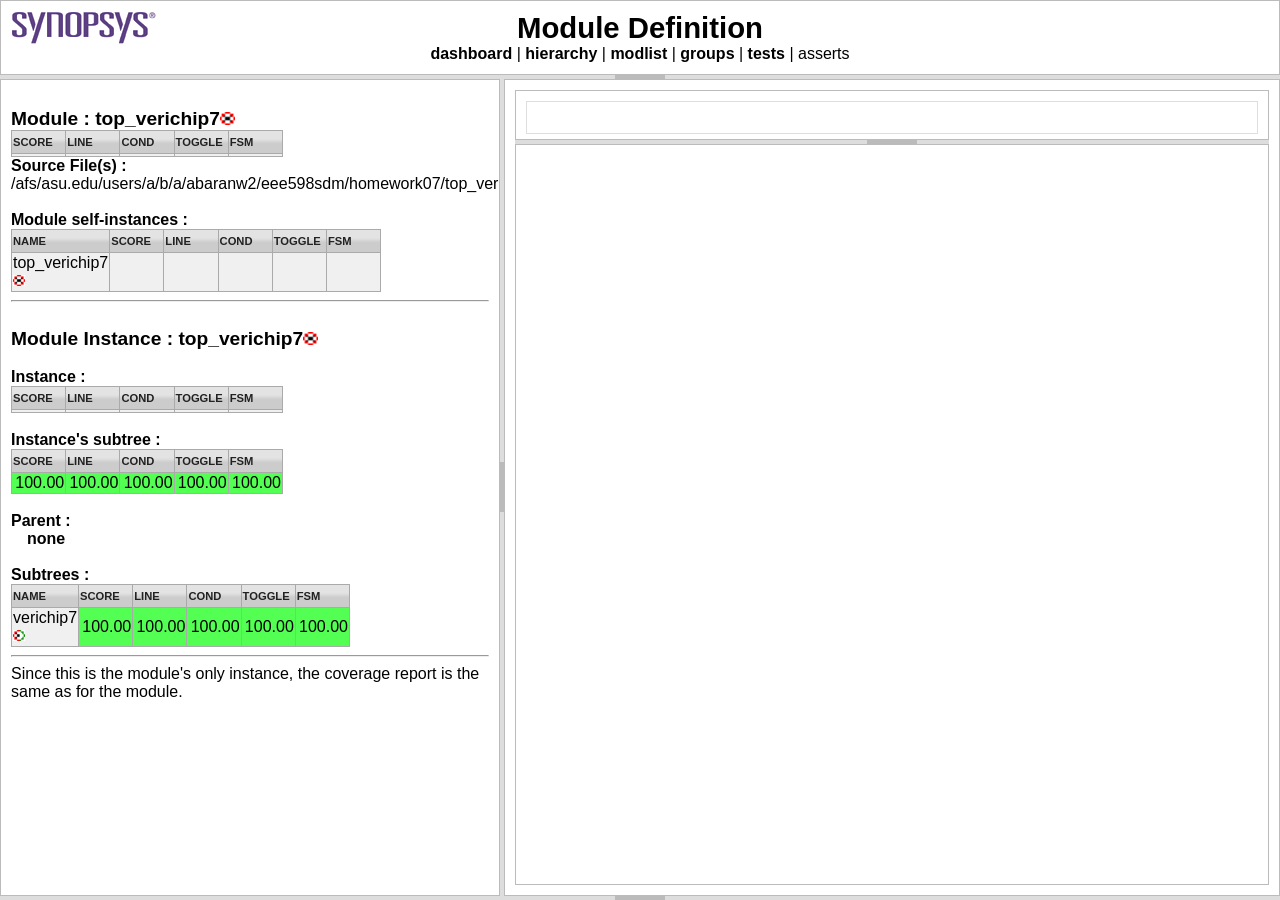
<file: urgReport/mod4.html>
<!DOCTYPE html>
<html>
<head>
<meta http-equiv="Content-Type" content="text/html; charset=UTF-8">
<meta name="Author" content="<username>"> <meta name="GENERATOR" content="urg/version [en] (platform name) [urg]">
<title>Unified Coverage Report :: Module :: top_verichip7</title>
<link type="text/css" rel="stylesheet" href="css/.urg.css">
<link type="text/css" rel="stylesheet" href="css/.layout.css">
<link type="text/css" rel="stylesheet" href="css/.breadcrumb.css">
<script type="text/javascript" src="js/.jquery.js"></script>
<script type="text/javascript" src="js/.jquery-ui.js"></script>
<script type="text/javascript" src="js/.sortable.js"></script>
<script type="text/javascript" src="js/.layout.js"></script>
<script type="text/javascript" src="js/.breadcrumb.js"></script>
<script type="text/javascript">
var layout, westLayout, centerLayout;
$(document).ready(function () {
  if ($("#north-bread-crumb")) {
    $("#north-bread-crumb").jBreadCrumb({easing:'swing'})
  }
  layout = $("body").layout({ 
    resizable: true,
    spacing_open: 4,
    spacing_closed: 4,
    north: {
      size: 76
    },
    south: {
      size: 45,
      initClosed: true
    },
    west: {
      size: 500,
      resizable: true,
      initClosed: false
    }
  });
  centerLayout = $('div.ui-layout-center').layout({
    north__paneSelector: ".ui-layout-center-inner-north",
    center__paneSelector: ".ui-layout-center-inner-center", 
    north__size: 50,
    spacing_open: 4,
    spacing_closed: 4
  });
});
</script>
</head>
<body onLoad="initPage();"><div class="ui-layout-north">
<div class="logo"></div>
<center class="pagetitle">Module Definition</center>
<div align="center"><a href="dashboard.html" ><b>dashboard</b></a> | <a href="hierarchy.html" ><b>hierarchy</b></a> | <a href="modlist.html" ><b>modlist</b></a> | <a href="groups.html" ><b>groups</b></a> | <a href="tests.html" ><b>tests</b></a> | asserts</div>

</div>
<div class="ui-layout-west">
<div name='tag_top_verichip7'>
<div class=modhdr>
<br clear=all>
<span class=titlename>Module : <a href="#"  onclick="showContent('tag_top_verichip7')">top_verichip7<img src="fx.gif" class="icon"></a></span>
<br clear=all>
<table align=left>
<tr class="sortablehead">
<td>SCORE</td><td>LINE</td><td>COND</td><td>TOGGLE</td><td>FSM</td></tr><tr>
<td class="wht cl rt"></td>
<td class="wht cl rt"></td>
<td class="wht cl rt"></td>
<td class="wht cl rt"></td>
<td class="wht cl rt"></td>
</tr></table><br clear=all>
<span class=repname>Source File(s) : </span>
<br clear=all>
<a href="javascript:void(0);"  onclick="openSrcFile('/afs/asu.edu/users/a/b/a/abaranw2/eee598sdm/homework07/top_verichip7.sv')">/afs/asu.edu/users/a/b/a/abaranw2/eee598sdm/homework07/top_verichip7.sv</a><br clear=all>
<br clear=all>
<span class=repname>Module self-instances :</span>
<br clear=all>
<table align=left>
<tr class="sortablehead">
<td class="alfsrt">NAME</td><td>SCORE</td><td>LINE</td><td>COND</td><td>TOGGLE</td><td>FSM</td></tr><tr>
<td class="wht cl wordwrap"><a href="mod4.html#inst_tag_4"  onclick="showContent('inst_tag_4')">top_verichip7<img src="fx.gif" class="icon"></a></td>
<td class="wht cl rt"></td>
<td class="wht cl rt"></td>
<td class="wht cl rt"></td>
<td class="wht cl rt"></td>
<td class="wht cl rt"></td>
</tr></table></div>
</div>
<br clear=all>
<div name='tag_top_verichip7'>
<hr>
<a name="inst_tag_4"></a>
<div class=modhdr>
<br clear=all>
<span class=titlename>Module Instance : <a href="hierarchy.html#tag_urg_inst_4" >top_verichip7<img src="fx.gif" class="icon"></a></span>
<br clear=all>
<br clear=all>
<span class=repname>Instance :</span>
<br clear=all>
<table align=left>
<tr class="sortablehead">
<td>SCORE</td><td>LINE</td><td>COND</td><td>TOGGLE</td><td>FSM</td></tr><tr>
<td class="wht cl rt"></td>
<td class="wht cl rt"></td>
<td class="wht cl rt"></td>
<td class="wht cl rt"></td>
<td class="wht cl rt"></td>
</tr></table><br clear=all>
<br clear=all>
<span class=repname>Instance's subtree :</span>
<br clear=all>
<table align=left>
<tr class="sortablehead">
<td>SCORE</td><td>LINE</td><td>COND</td><td>TOGGLE</td><td>FSM</td></tr><tr>
<td class="s10 cl rt">100.00</td>
<td class="s10 cl rt">100.00</td>
<td class="s10 cl rt">100.00</td>
<td class="s10 cl rt">100.00</td>
<td class="s10 cl rt">100.00</td>
</tr></table><br clear=all>
<br clear=all>
<span class=repname>Parent : </span>
<br clear=all>
<span class=inst>none</span>
<br clear=all>
<br clear=all>
<span class=repname>Subtrees :</span>
<br clear=all>
<table align=left>
<tr class="sortablehead">
<td class="alfsrt">NAME</td><td>SCORE</td><td>LINE</td><td>COND</td><td>TOGGLE</td><td>FSM</td></tr><tr>
<td class="wht cl wordwrap"><a href="mod2.html#inst_tag_2" id="tag_urg_inst_2">verichip7<img src="ex.gif" class="icon"></a></td>
<td class="s10 cl rt">100.00</td>
<td class="s10 cl rt">100.00</td>
<td class="s10 cl rt">100.00</td>
<td class="s10 cl rt">100.00</td>
<td class="s10 cl rt">100.00</td>
</tr></table><br clear=all>
</div>
</div>
<hr>
Since this is the module's only instance, the coverage report is the same as for the module.</div>
<div class="ui-layout-center">
<div class="ui-layout-center-inner-center">
<div name='tag_top_verichip7'>
</div>
</div>
<div class="ui-layout-center-inner-north">
<div id="center-bread-crumb" class="breadCrumb module urg-margin-bottom">
  <ul name="inst_tag_4">
  </ul>
  <ul name="tag_top_verichip7">
  </ul>
</div>
</div>
</div>
<div class="ui-layout-south">
<table align=center><tr><td class="s0 cl">0%</td>
<td class="s1 cl">10%</td>
<td class="s2 cl">20%</td>
<td class="s3 cl">30%</td>
<td class="s4 cl">40%</td>
<td class="s5 cl">50%</td>
<td class="s6 cl">60%</td>
<td class="s7 cl">70%</td>
<td class="s8 cl">80%</td>
<td class="s9 cl">90%</td>
<td class="s10 cl">100%</td></tr></table></div>
</body>
</html>
</file>
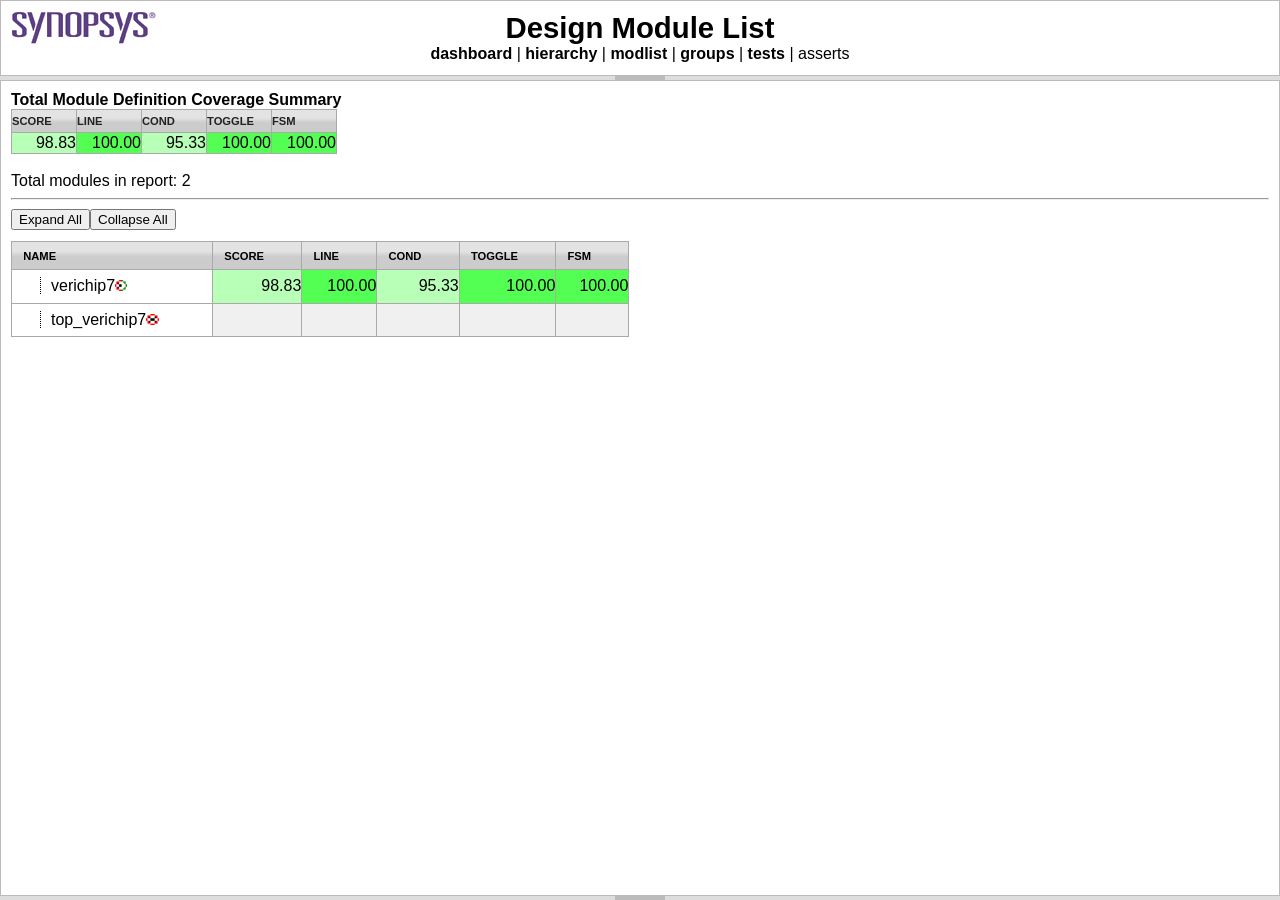
<file: urgReport/modlist.html>
<!DOCTYPE html>
<html>
<head>
<meta http-equiv="Content-Type" content="text/html; charset=UTF-8">
<meta name="Author" content="<username>"> <meta name="GENERATOR" content="urg/version [en] (platform name) [urg]">
<title>Unified Coverage Report :: Module List</title>
<link type="text/css" rel="stylesheet" href="css/.urg.css">
<link type="text/css" rel="stylesheet" href="css/.treetable.css">
<link type="text/css" rel="stylesheet" href="css/.layout.css">
<script type="text/javascript" src="js/.jquery.js"></script>
<script type="text/javascript" src="js/.jquery-ui.js"></script>
<script type="text/javascript" src="js/.sortable.js"></script>
<script type="text/javascript" src="js/.treetable.js"></script>
<script type="text/javascript" src="js/.colResizable.js"></script>
<script type="text/javascript" src="js/.layout.js"></script>
<script type="text/javascript">
var layout, westLayout, centerLayout;
$(document).ready(function () {
  layout = $("body").layout({ 
    resizable: true,
    spacing_open: 4,
    spacing_closed: 4,
    north: {
      size: 76
    },
    south: {
      size: 45,
      initClosed: true
    }  });
  $("#hierarchyTable tbody tr").mousedown(function() {
    $("tr.selected").removeClass("selected");
    $("td.selected").removeClass("selected");
    $(this).addClass("selected");
    $(this).children().addClass("selected");
  });
  $("tr[data-tt-id='hierarchyTable_root']").each(function () {
    $(this).attr("style", "display:none");
  });
  $("tr[data-tt-parent-id='hierarchyTable_root']").each(function () {
    $(this).attr("style", "display:table-row");
    $("#hierarchyTable").treetable("expandNode", $(this).attr("data-tt-id"));
  });
  $("table").colResizable({    liveDrag:true,
    fixed:false,
    draggingClass:"dragging"
  });
});
function expandAll() {
  $("#hierarchyTable").treetable("expandAll");
}
function collapseAll() {
  if ($("tr[data-tt-parent-id='hierarchyTable_root']").length > 0) {
    $("tr[data-tt-parent-id='hierarchyTable_root']").each(function () {
      var nodeId = $(this).attr("data-tt-id");
      var node = $("#hierarchyTable").treetable("node", nodeId);
      $("#hierarchyTable").treetable("collapseNodeRecursive", node);
    });
  } else {
    $("#hierarchyTable").treetable("collapseAll");
  }
}
</script>
</head>
<body><div class="ui-layout-north">
<div class="logo"></div>
<center class="pagetitle">Design Module List</center>
<div align="center"><a href="dashboard.html" ><b>dashboard</b></a> | <a href="hierarchy.html" ><b>hierarchy</b></a> | <a href="modlist.html" ><b>modlist</b></a> | <a href="groups.html" ><b>groups</b></a> | <a href="tests.html" ><b>tests</b></a> | asserts</div>

</div>
<div class="ui-layout-center">
<b>Total Module Definition Coverage Summary</b>&nbsp;<br clear=all>
<table align=left>
<tr class="sortablehead">
<td nowrap width=65>SCORE</td><td nowrap width=65>LINE</td><td nowrap width=65>COND</td><td nowrap width=65>TOGGLE</td><td nowrap width=65>FSM</td></tr><tr>
<td class="s9 cl rt"> 98.83</td>
<td class="s10 cl rt">100.00</td>
<td class="s9 cl rt"> 95.33</td>
<td class="s10 cl rt">100.00</td>
<td class="s10 cl rt">100.00</td>
</tr></table><br clear=all>
<br clear=all>
Total modules in report: 2<hr>
<table class="noborder">
  <tr>
    <td class="noborder"><input type="button" value="Expand All" onClick="expandAll()"></td>
    <td class="noborder"><input type="button" value="Collapse All" onClick="collapseAll()"></td>
  </tr>
</table>
<table id="hierarchyTable" border="0" cellpadding="0" cellspacing="0" class="sortable">
  <thead class="table-header">
    <tr>
<th class="alfsrt">NAME</th><th>SCORE</th><th>LINE</th><th>COND</th><th>TOGGLE</th><th>FSM</th>    </tr>
  </thead>
  <tbody>
    <tr data-tt-id="hierarchyTable_root">
<td></td><td></td><td></td><td></td><td></td><td></td>    </tr>
    <tr data-tt-id="mod_2" data-tt-parent-id="hierarchyTable_root">
<td class="wordwrap min-width"><a name="tag_verichip7"></a>
<a href="mod2.html" >verichip7<img src="ex.gif" class="icon"></a></td>
<td class="s9 cl rt"> 98.83</td>
<td class="s10 cl rt"><a href="mod2.html#Line" >100.00</a></td>
<td class="s9 cl rt"><a href="mod2.html#Cond" > 95.33</a></td>
<td class="s10 cl rt"><a href="mod2.html#Toggle" >100.00</a></td>
<td class="s10 cl rt"><a href="mod2.html#FSM" >100.00</a></td>
    </tr>
    <tr data-tt-id="mod_4" data-tt-parent-id="hierarchyTable_root">
<td class="wordwrap min-width"><a name="tag_top_verichip7"></a>
<a href="mod4.html" >top_verichip7<img src="fx.gif" class="icon"></a></td>
<td class="wht cl rt"></td>
<td class="wht cl rt"></td>
<td class="wht cl rt"></td>
<td class="wht cl rt"></td>
<td class="wht cl rt"></td>
    </tr>
  </tbody>
</table>
</div>
<div class="ui-layout-south">
<table align=center><tr><td class="s0 cl">0%</td>
<td class="s1 cl">10%</td>
<td class="s2 cl">20%</td>
<td class="s3 cl">30%</td>
<td class="s4 cl">40%</td>
<td class="s5 cl">50%</td>
<td class="s6 cl">60%</td>
<td class="s7 cl">70%</td>
<td class="s8 cl">80%</td>
<td class="s9 cl">90%</td>
<td class="s10 cl">100%</td></tr></table></div>

<script>
$("#hierarchyTable").treetable({ expandable: true });
</script>
</body>
</html>
</file>
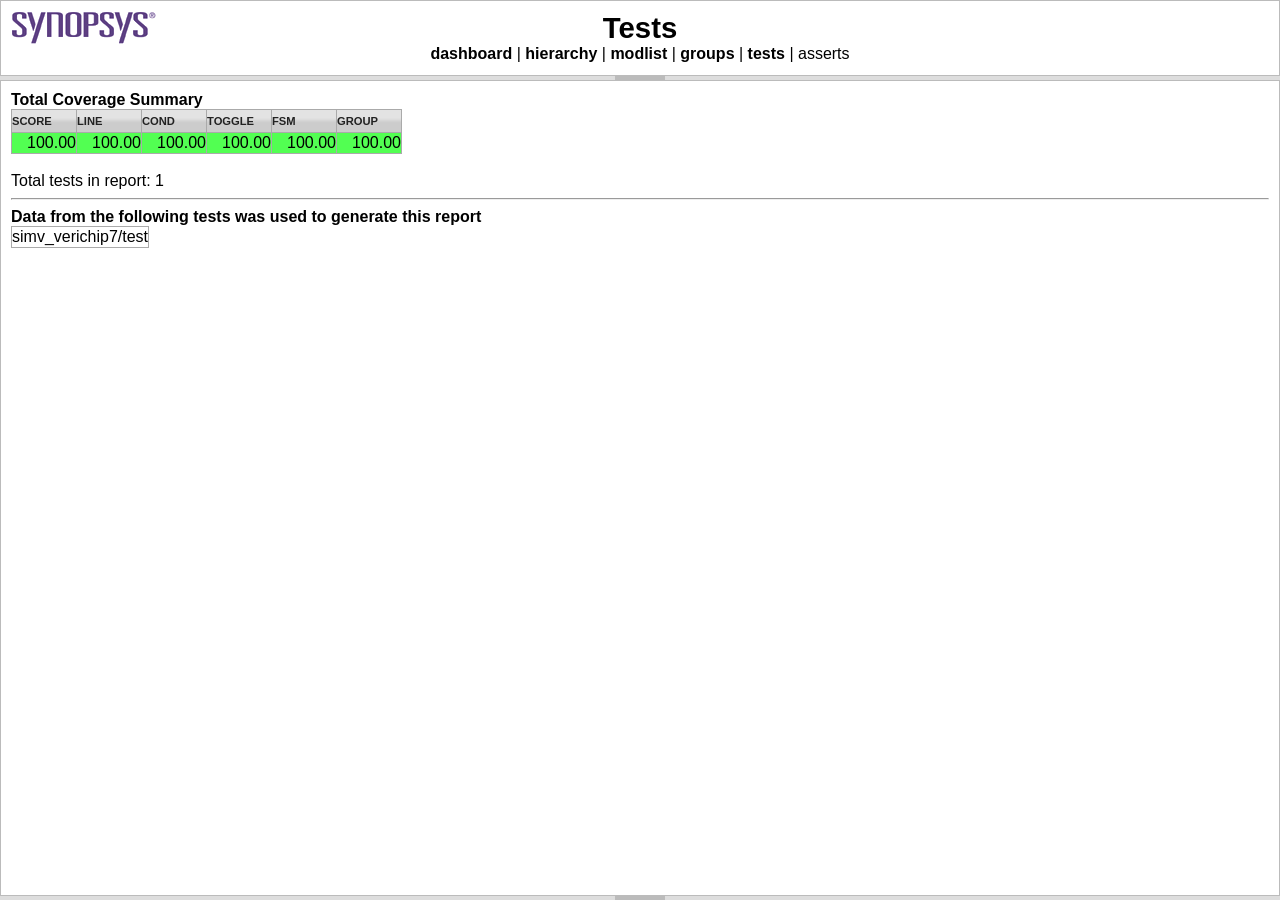
<file: urgReport/tests.html>
<!DOCTYPE html>
<html>
<head>
<meta http-equiv="Content-Type" content="text/html; charset=UTF-8">
<meta name="Author" content="<username>"> <meta name="GENERATOR" content="urg/version [en] (platform name) [urg]">
<title>Unified Coverage Report :: Tests</title>
<link type="text/css" rel="stylesheet" href="css/.urg.css">
<link type="text/css" rel="stylesheet" href="css/.layout.css">
<script type="text/javascript" src="js/.jquery.js"></script>
<script type="text/javascript" src="js/.jquery-ui.js"></script>
<script type="text/javascript" src="js/.sortable.js"></script>
<script type="text/javascript" src="js/.colResizable.js"></script>
<script type="text/javascript" src="js/.layout.js"></script>
<script type="text/javascript">
var layout, westLayout, centerLayout;
$(document).ready(function () {
  layout = $("body").layout({ 
    resizable: true,
    spacing_open: 4,
    spacing_closed: 4,
    north: {
      size: 76
    },
    south: {
      size: 45,
      initClosed: true
    }  });
  $("table").colResizable({    liveDrag:true,
    fixed:false,
    draggingClass:"dragging"
  });
});
</script>
</head>
<body><div class="ui-layout-north">
<div class="logo"></div>
<center class="pagetitle">Tests</center>
<div align="center"><a href="dashboard.html" ><b>dashboard</b></a> | <a href="hierarchy.html" ><b>hierarchy</b></a> | <a href="modlist.html" ><b>modlist</b></a> | <a href="groups.html" ><b>groups</b></a> | <a href="tests.html" ><b>tests</b></a> | asserts</div>

</div>
<div class="ui-layout-center">
<b>Total Coverage Summary</b>&nbsp;<br clear=all>
<table align=left>
<tr class="sortablehead">
<td nowrap width=65>SCORE</td><td nowrap width=65>LINE</td><td nowrap width=65>COND</td><td nowrap width=65>TOGGLE</td><td nowrap width=65>FSM</td><td nowrap width=65>GROUP</td></tr><tr>
<td class="s10 cl rt">100.00</td>
<td class="s10 cl rt">100.00</td>
<td class="s10 cl rt">100.00</td>
<td class="s10 cl rt">100.00</td>
<td class="s10 cl rt">100.00</td>
<td class="s10 cl rt">100.00</td>
</tr></table><br clear=all>
<br clear=all>
Total tests in report: 1<hr>
<b>Data from the following tests was used to generate this report</b><br clear=all>
<table align=left>
<tr>
<td>simv_verichip7/test</td>
</tr></table></div>
<div class="ui-layout-south">
<table align=center><tr><td class="s0 cl">0%</td>
<td class="s1 cl">10%</td>
<td class="s2 cl">20%</td>
<td class="s3 cl">30%</td>
<td class="s4 cl">40%</td>
<td class="s5 cl">50%</td>
<td class="s6 cl">60%</td>
<td class="s7 cl">70%</td>
<td class="s8 cl">80%</td>
<td class="s9 cl">90%</td>
<td class="s10 cl">100%</td></tr></table></div>
</body>
</html>
</file>
<file: styles.css>
:root {
    --bg-main: #0f172a;
    --bg-panel: rgba(30, 41, 59, 0.7);
    --border-color: rgba(255, 255, 255, 0.1);
    --text-primary: #f8fafc;
    --text-secondary: #94a3b8;
    --accent-blue: #38bdf8;
    --accent-indigo: #818cf8;
    --accent-green: #34d399;
    --accent-orange: #fbbf24;
    --accent-red: #f87171;
}

* {
    box-sizing: border-box;
    margin: 0;
    padding: 0;
}

body {
    font-family: 'Inter', sans-serif;
    background-color: var(--bg-main);
    color: var(--text-primary);
    line-height: 1.6;
    overflow-x: hidden;
    position: relative;
}

/* Background Effects */
.background-grid {
    position: fixed;
    top: 0;
    left: 0;
    width: 100vw;
    height: 100vh;
    background-image: 
        linear-gradient(to right, rgba(255,255,255,0.03) 1px, transparent 1px),
        linear-gradient(to bottom, rgba(255,255,255,0.03) 1px, transparent 1px);
    background-size: 50px 50px;
    z-index: -2;
}

.glow-blob {
    position: fixed;
    border-radius: 50%;
    filter: blur(100px);
    opacity: 0.4;
    z-index: -1;
    animation: float 20s infinite alternate ease-in-out;
}

.blob-1 {
    top: -10%;
    left: -10%;
    width: 50vw;
    height: 50vw;
    background: radial-gradient(circle, var(--accent-indigo), transparent 70%);
}

.blob-2 {
    bottom: -10%;
    right: -10%;
    width: 40vw;
    height: 40vw;
    background: radial-gradient(circle, var(--accent-blue), transparent 70%);
    animation-delay: -10s;
}

@keyframes float {
    0% { transform: translate(0, 0) scale(1); }
    100% { transform: translate(50px, 50px) scale(1.1); }
}

/* Layout */
.container {
    max-width: 1200px;
    margin: 0 auto;
    padding: 2rem;
}

.section {
    margin-bottom: 4rem;
}

.section-header {
    text-align: center;
    margin-bottom: 2.5rem;
}

.section-header h2 {
    font-size: 2.2rem;
    font-weight: 700;
    margin-bottom: 0.5rem;
    background: linear-gradient(to right, #e2e8f0, #94a3b8);
    -webkit-background-clip: text;
    color: transparent;
}

.section-header.small h2 {
    font-size: 1.5rem;
    text-align: left;
}

.section-header p {
    color: var(--text-secondary);
    font-size: 1.1rem;
}

.two-col-layout {
    display: grid;
    grid-template-columns: 1fr 1fr;
    gap: 2rem;
}

/* Glassmorphism Panels */
.glass-panel {
    background: var(--bg-panel);
    backdrop-filter: blur(12px);
    -webkit-backdrop-filter: blur(12px);
    border: 1px solid var(--border-color);
    border-radius: 16px;
    padding: 1.5rem;
    box-shadow: 0 10px 30px rgba(0, 0, 0, 0.2);
}

/* Hero Section */
.hero {
    text-align: center;
    padding: 6rem 0 4rem;
}

.badge {
    display: inline-block;
    padding: 0.3rem 1rem;
    border-radius: 20px;
    background: rgba(56, 189, 248, 0.1);
    color: var(--accent-blue);
    font-size: 0.85rem;
    font-weight: 600;
    letter-spacing: 1px;
    margin-bottom: 1.5rem;
    border: 1px solid rgba(56, 189, 248, 0.3);
}

.hero h1 {
    font-size: 4.5rem;
    font-weight: 800;
    line-height: 1.1;
    margin-bottom: 1rem;
    letter-spacing: -1px;
}

.gradient-text {
    background: linear-gradient(135deg, var(--accent-blue), var(--accent-indigo));
    -webkit-background-clip: text;
    color: transparent;
}

.subtitle {
    font-size: 1.3rem;
    color: var(--text-secondary);
    max-width: 600px;
    margin: 0 auto 2.5rem;
}

.btn {
    display: inline-block;
    padding: 0.8rem 2rem;
    border-radius: 8px;
    font-weight: 600;
    text-decoration: none;
    transition: all 0.3s ease;
}

.primary-btn {
    background: linear-gradient(135deg, var(--accent-blue), var(--accent-indigo));
    color: white;
    box-shadow: 0 4px 15px rgba(56, 189, 248, 0.4);
}

.primary-btn:hover {
    transform: translateY(-2px);
    box-shadow: 0 8px 25px rgba(56, 189, 248, 0.6);
}

.hero-buttons {
    display: flex;
    justify-content: center;
    gap: 1.5rem;
}

.secondary-btn {
    background: rgba(15, 23, 42, 0.6);
    color: var(--text-primary);
    box-shadow: inset 0 0 0 2px rgba(255, 255, 255, 0.2);
    backdrop-filter: blur(8px);
}

.secondary-btn:hover {
    background: rgba(255, 255, 255, 0.05);
    box-shadow: inset 0 0 0 2px var(--accent-blue);
    transform: translateY(-2px);
    color: var(--accent-blue);
}

/* HLD Section (SVG Styling) */
.hld-container {
    position: relative;
    padding: 0;
    overflow: hidden;
    height: 600px;
}

#hld-svg {
    width: 100%;
    height: 100%;
    font-family: 'JetBrains Mono', monospace;
}

.svg-rect {
    fill: rgba(30, 41, 59, 0.8);
    stroke: var(--border-color);
    stroke-width: 2;
    transition: all 0.3s ease;
    cursor: pointer;
}

.svg-subrect {
    fill: rgba(15, 23, 42, 0.6);
    stroke: rgba(255,255,255,0.05);
    stroke-width: 1;
    transition: all 0.3s ease;
    cursor: pointer;
}

.svg-text {
    fill: var(--text-primary);
    pointer-events: none;
}

.svg-text.title {
    font-size: 16px;
    font-weight: 600;
}

.svg-text.small {
    font-size: 12px;
    fill: var(--text-secondary);
}

.svg-text.tiny {
    font-size: 10px;
    fill: var(--text-secondary);
}

.data-path {
    fill: none;
    stroke: var(--border-color);
    stroke-width: 3;
    stroke-linecap: round;
    stroke-linejoin: round;
    transition: all 0.3s ease;
}

.ctrl-path { stroke-dasharray: 6 6; }

/* SVG Hover States */
.block:hover .svg-rect {
    stroke: var(--accent-blue);
    filter: url(#glow);
}

.block:hover .svg-subrect {
    stroke: var(--accent-indigo);
}

/* HLD Info Panel Overlay */
.hld-info-panel {
    position: absolute;
    bottom: 20px;
    left: 20px;
    width: 300px;
    background: rgba(15, 23, 42, 0.9);
    backdrop-filter: blur(8px);
    border: 1px solid var(--accent-blue);
    border-radius: 8px;
    padding: 1.5rem;
    opacity: 0;
    transform: translateY(10px);
    transition: all 0.3s ease;
    pointer-events: none;
}

.hld-container:hover .hld-info-panel.active {
    opacity: 1;
    transform: translateY(0);
}

.hld-info-panel h3 {
    color: var(--accent-blue);
    margin-bottom: 0.5rem;
    font-size: 1.2rem;
}

.hld-info-panel p {
    font-size: 0.9rem;
    color: var(--text-secondary);
}

/* Metrics Grid */
.metrics-grid {
    display: grid;
    grid-template-columns: repeat(auto-fit, minmax(200px, 1fr));
    gap: 1.5rem;
}

.metric-card {
    display: flex;
    flex-direction: column;
    align-items: center;
    text-align: center;
    padding: 2rem 1.5rem;
    transition: transform 0.3s ease;
}

.metric-card:hover {
    transform: translateY(-5px);
}

.metric-card h3 {
    margin: 1rem 0 0.2rem;
    font-size: 1.2rem;
}

.metric-card p {
    font-size: 0.9rem;
    color: var(--text-secondary);
}

/* Circular Progress */
.circular-progress {
    position: relative;
    width: 120px;
    height: 120px;
    --clr: var(--accent-green);
}

.circular-progress svg {
    width: 100%;
    height: 100%;
    transform: rotate(-90deg);
}

.circular-progress circle {
    fill: none;
    stroke-width: 8;
    stroke-linecap: round;
}

.circular-progress .bg {
    stroke: rgba(255, 255, 255, 0.05);
}

.circular-progress .meter {
    stroke: var(--clr);
    stroke-dasharray: 251.2; /* 2 * pi * r (40) */
    stroke-dashoffset: calc(251.2 - (251.2 * var(--val)) / 100);
    transition: stroke-dashoffset 1s ease-out;
    filter: drop-shadow(0 0 5px var(--clr));
}

.circular-progress .value {
    position: absolute;
    top: 50%;
    left: 50%;
    transform: translate(-50%, -50%);
    font-size: 1.5rem;
    font-weight: 700;
    color: var(--text-primary);
}

/* Group Breakdown List */
.groups-breakdown {
    display: flex;
    flex-direction: column;
}

.group-list {
    display: flex;
    flex-direction: column;
    gap: 1rem;
}

.group-item {
    display: flex;
    align-items: center;
    padding: 1rem 1.5rem;
    transition: transform 0.2s ease, border-color 0.2s ease;
}

.group-item:hover {
    transform: translateX(5px);
    border-color: var(--accent-indigo);
}

.group-icon {
    font-size: 2rem;
    margin-right: 1.5rem;
    background: rgba(255,255,255,0.05);
    padding: 0.8rem;
    border-radius: 12px;
}

.group-details h4 {
    font-size: 1.1rem;
    color: var(--text-primary);
    margin-bottom: 0.2rem;
    font-family: 'JetBrains Mono', monospace;
}

.group-details p {
    font-size: 0.85rem;
    color: var(--text-secondary);
}

.group-score {
    margin-left: auto;
    font-size: 1.5rem;
    font-weight: 800;
    color: var(--accent-green);
    text-shadow: 0 0 10px rgba(52, 211, 153, 0.4);
}

/* FSM Animation Box */
.fsm-animation-box {
    display: flex;
    flex-direction: column;
}

.fsm-graph {
    flex-grow: 1;
    position: relative;
    min-height: 350px;
    border-radius: 8px;
    background: rgba(15, 23, 42, 0.4);
    border: 1px solid rgba(255,255,255,0.05);
    overflow: hidden;
}

.fsm-node {
    position: absolute;
    transform: translate(-50%, -50%);
    padding: 0.6rem 1.2rem;
    background: var(--bg-main);
    border: 2px solid var(--border-color);
    border-radius: 20px;
    font-family: 'JetBrains Mono', monospace;
    font-size: 0.9rem;
    font-weight: 600;
    color: var(--text-secondary);
    z-index: 2;
    transition: all 0.3s ease;
}

.fsm-node.active {
    border-color: var(--accent-blue);
    color: var(--accent-blue);
    box-shadow: 0 0 15px rgba(56, 189, 248, 0.4);
}

.fsm-edges {
    position: absolute;
    top: 0;
    left: 0;
    z-index: 1;
}

.fsm-edges .edge {
    fill: none;
    stroke: var(--border-color);
    stroke-width: 2;
    transition: stroke 0.3s ease;
}

.fsm-edges .edge.active {
    stroke: var(--accent-blue);
}

/* FSM Token Animation handled in JS, but token style here */
.fsm-token {
    position: absolute;
    width: 12px;
    height: 12px;
    background: var(--accent-blue);
    border-radius: 50%;
    transform: translate(-50%, -50%);
    z-index: 3;
    box-shadow: 0 0 10px var(--accent-blue);
    transition: top 0.5s ease-in-out, left 0.5s ease-in-out;
}

footer {
    position: relative;
    padding: 4rem 0 2rem;
    margin-top: 4rem;
    display: flex;
    flex-direction: column;
    align-items: center;
}

.footer-icons {
    display: flex;
    gap: 1.2rem;
    margin-bottom: 2rem;
}

.icon-link {
    display: flex;
    align-items: center;
    justify-content: center;
    width: 45px;
    height: 45px;
    border-radius: 50%;
    border: 1px solid rgba(255, 255, 255, 0.1);
    color: var(--accent-indigo);
    background: rgba(255, 255, 255, 0.03);
    transition: all 0.3s ease;
}

.icon-link:hover {
    background: var(--accent-indigo);
    color: white;
    border-color: var(--accent-indigo);
    transform: translateY(-3px);
    box-shadow: 0 5px 15px rgba(129, 140, 248, 0.3);
}

.footer-divider {
    width: 100%;
    max-width: 800px;
    height: 1px;
    border: none;
    background: rgba(255, 255, 255, 0.1);
    margin-bottom: 1.5rem;
}

.footer-copyright {
    color: var(--text-secondary);
    font-size: 0.9rem;
    font-weight: 400;
}

.scroll-top {
    position: absolute;
    right: 20px;
    bottom: 20px;
    display: flex;
    align-items: center;
    justify-content: center;
    width: 50px;
    height: 50px;
    border-radius: 50%;
    background: var(--accent-indigo);
    color: white;
    text-decoration: none;
    transition: all 0.3s ease;
    box-shadow: 0 4px 15px rgba(129, 140, 248, 0.4);
}

.scroll-top:hover {
    transform: translateY(-3px);
    box-shadow: 0 6px 20px rgba(129, 140, 248, 0.6);
}

/* Test Plans Docs Section */
.docs-section {
    margin-top: 2rem;
}

.docs-grid {
    display: grid;
    grid-template-columns: repeat(auto-fit, minmax(280px, 1fr));
    gap: 2rem;
}

.doc-card {
    display: flex;
    flex-direction: column;
    padding: 2rem;
    border-radius: 12px;
    border: 1px solid rgba(255,255,255,0.08);
    transition: all 0.3s ease;
}

.doc-card:hover {
    transform: translateY(-5px);
    border-color: var(--accent-blue);
    box-shadow: 0 10px 30px rgba(56, 189, 248, 0.15);
}

.doc-icon {
    font-size: 2.5rem;
    margin-bottom: 1.2rem;
    background: rgba(255,255,255,0.05);
    width: max-content;
    padding: 0.8rem;
    border-radius: 12px;
}

.doc-info {
    margin-bottom: 2rem;
}

.doc-info h3 {
    color: var(--text-primary);
    font-size: 1.3rem;
    font-weight: 700;
    margin-bottom: 0.4rem;
}

.doc-info p {
    color: var(--text-secondary);
    font-size: 0.95rem;
    line-height: 1.5;
}

.doc-btn {
    width: 100%;
    text-align: center;
    padding: 0.8rem;
    font-size: 1rem;
    border-radius: 8px;
    margin-top: auto;
}

/* Responsive */
@media (max-width: 900px) {
    .two-col-layout {
        grid-template-columns: 1fr;
    }
    .hero h1 { font-size: 3rem; }
    #hld-svg { height: auto; }
}
</file>
<file: urgReport/css/.urg.css>
body { font-family: "Segoe UI","Segoe WP",Arial,Sans-Serif; color: black; text-indent: 0; background-color: white }
th { text-align: center }
.ind1 { position: relative; margin-left: 2em; }

A:link { text-decoration: none; color: black }
A:active { text-decoration: none; color: black }
A:visited { text-decoration: none; color: black }
A:hover { color: red }
a.l:link { color: #0000EE; text-decoration: underline }
a.l:active { color: #EE0000; text-decoration: underline }
a.l:visited { color: #551A8B; text-decoration: underline }
a.l:hover { text-decoration: underline }
.cl { width: 3.2em; }
.rt { text-align: right }
.lf { text-align: left }
.ct { text-align: center }
.code { font-size: larger; font-weight: bold }
.sortablehead{ color: #222222; font-size: .7em; font-weight: bold; height: 23px; }
.sortablehead, .sortablehead td, .sortablehead:hover td { background-image: url([data-uri]); background-repeat: repeat-x; background-size: 100% 100%; -moz-background-size: 100% 100%; -o-background-size: 100% 100%; -webkit-background-size: 100% 100%; }
.sortablehead td A:link { color: #222222; }
.sortablehead td A:visited { color: #222222; }
.sortablehead td A:hover { color: red; }
.pagetitle { font-weight: bold; font-size: 22pt }
.clr { color: 000000; background-color: #ffffff }
.wht { color: 000000; background-color: #f0f0f0 }
.uGreen { color: #00ff00 }
.uRed { color: #ff0000 }
.fvGreen { color: 000000; background-color: #00ff00 }
.fvYellow { color: 000000; background-color: #ffff00 }
.fvRed { color: 000000; background-color: #ff0000 }
.s0 { color: ffffff; background-color: #FF0033 }
.s1 { color: ffffff; background-color: #FF0033 }
.s2 { color: 000000; background-color: #FFB5A1 }
.s3 { color: 000000; background-color: #FFB5A1 }
.s4 { color: 000000; background-color: #FFE680 }
.s5 { color: 000000; background-color: #FFE680 }
.s6 { color: 000000; background-color: #FFFF52 }
.s7 { color: 000000; background-color: #FFFF52 }
.s8 { color: 000000; background-color: #B8FFB8 }
.s9 { color: 000000; background-color: #B8FFB8 }
.s10 { color: 000000; background-color: #52FF52 }

.sml { font-size: smaller }

.cov { color: green; font-weight: bold }
.uncov { color: red; font-weight: bold }
.excl { color: black; font-weight: bold }
.unr { color: black; font-weight: bold }
.prov { color: black; font-weight: bold }
.conf { color: black; font-weight: bold }
.deffont { color: black; font-weight: bold }
.modhdr { position: relative }

.repname { position: relative; font-weight: bold }
.titlename { position: relative; font-weight: bold; font-size: larger }

.note { font-size: smaller }
.subtree { position: relative; margin-left: 2em }
table { empty-cells: show }
.inst { position: relative; font-weight: bold; left: 1em }
table { border-spacing: 0px; border: 1px solid #aaaaaa; border-collapse: collapse; }
table.noborder, td.noborder { border-spacing: 0px; border: none; }
table tr td { border: 1px solid #aaaaaa; }
td.min-width { min-width: 200px; }
table tbody tr:hover td { 
background-image: url([data-uri]);
background-repeat: repeat-x;
background-size: 100% 100%;
-moz-background-size: 100% 100%;
-o-background-size: 100% 100%;
-webkit-background-size: 100% 100%;
}
.ui-layout-south table tr:hover td { background-image: none; }
table.no-filter td.ratios, div.no-filter, ul.no-filter { }
table.filter td.ratios, table.filter th.ratios, div.filter, ul.filter { display: none !important; }

img.sourcefile { background-image:url([data-uri]); 
width:16px; height:16px; display:block; margin:0 auto;}

#detailFrame { width:100%; height:inherit; border:none; }

#noBackGround:hover td{ background:none; }
#noBackGround table tbody tr:hover td { 
background-image: url([data-uri]);
background-repeat: repeat-x;
background-size: 100% 100%;
-moz-background-size: 100% 100%;
-o-background-size: 100% 100%;
-webkit-background-size: 100% 100%;
}
div.logo {background-image: url([data-uri]); position:absolute; width:145px; height:33px; }
.icon { height: 1.3ex; border: none }
</file>
<file: urgReport/css/.layout.css>
.ui-layout-pane {
  background:  #FFF; 
  border:    1px solid #BBB;
  padding:  10px; 
  overflow:  auto;
  }
.ui-layout-content {
  padding:  10px;
  position:  relative;
  overflow:  auto;
  }
.layout-child-container,
.layout-content-container {
  padding:  0;
  overflow:  hidden;
}
.layout-child-container {
  border:    0; 
}
.layout-scroll {
  overflow:  auto;
}
.layout-hide {
  display:  none;
}
.ui-layout-resizer  {
  background:    #DDD;
  border:      1px solid #BBB;
  border-width:  0;
  }
.ui-layout-resizer-drag {
  }
  .ui-layout-resizer-hover  {
  }
.ui-layout-resizer-open-hover ,
.ui-layout-resizer-dragging {
  background: #C4E1A4;
  }
.ui-layout-resizer-dragging {
  border:    1px solid #BBB;
}
.ui-layout-resizer-north-dragging,
.ui-layout-resizer-south-dragging {
  border-width:  1px 0;
}
.ui-layout-resizer-west-dragging,
.ui-layout-resizer-east-dragging {
  border-width:  0 1px;
}
.ui-layout-resizer-dragging-limit {
  background: #E1A4A4;
}

.ui-layout-resizer-closed-hover  {
  background: #EBD5AA;
}
.ui-layout-resizer-sliding {
  opacity: .10;
  filter:  alpha(opacity=10);
}
.ui-layout-resizer-sliding-hover {
  opacity: 1.00;
  filter:  alpha(opacity=100);
}
.ui-layout-resizer-north-sliding-hover  { border-bottom-width:  1px; }
.ui-layout-resizer-south-sliding-hover  { border-top-width:    1px; }
.ui-layout-resizer-west-sliding-hover  { border-right-width:  1px; }
.ui-layout-resizer-east-sliding-hover  { border-left-width:  1px; }

.ui-layout-toggler {
  border: 1px solid #BBB;
  background-color: #BBB;
  }
.ui-layout-resizer-hover .ui-layout-toggler {
  opacity: .60;
  filter:  alpha(opacity=60);
}
.ui-layout-toggler-hover ,
.ui-layout-resizer-hover .ui-layout-toggler-hover {
  background-color: #FC6;
  opacity: 1.00;
  filter:  alpha(opacity=100);
}
.ui-layout-toggler-north ,
.ui-layout-toggler-south {
  border-width: 0 1px;
}
.ui-layout-toggler-west ,
.ui-layout-toggler-east {
  border-width: 1px 0;
}
.ui-layout-resizer-sliding  .ui-layout-toggler {
  display: none;
}
.ui-layout-toggler .content {
  color:      #666;
  font-size:    12px;
  font-weight:  bold;
  width:      100%;
  padding-bottom:  0.35ex;
}
.ui-layout-mask {
  border:    none !important;
  padding:  0 !important;
  margin:    0 !important;
  overflow:  hidden !important;
  position:  absolute !important;
  opacity:  0 !important;
  filter:    Alpha(Opacity="0") !important;
}
.ui-layout-mask-inside-pane {
  top:    0 !important;
  left:    0 !important;
  width:    100% !important;
  height:    100% !important;
}
div.ui-layout-mask {} 
iframe.ui-layout-mask {}
</file>
<file: urgReport/css/.treetable.css>
.wordwrap { word-wrap: break-word; word-break: break-all; }

table.treetable span.indenter {
  margin: 0;
  padding: 0;
  text-align: right;
  user-select: none;
  -khtml-user-select: none;
  -moz-user-select: none;
  -o-user-select: none;
  -webkit-user-select: none;
  width: 19px;
}

table.treetable span.indenter a {
  background-position: left center;
  background-repeat: no-repeat;
  display: inline-block;
  text-decoration: none;
  width: 19px;
}

table.treetable {
   border: 1px solid grey;
  line-height: 1;
  margin: .6em 0 1.8em 0;
  border-spacing: 1px;
}

table.treetable caption {
  font-size: .9em;
  font-weight: bold;
  margin-bottom: .2em;
}

table.treetable thead {
  background-image: url([data-uri]);
  background-repeat: repeat-x;
  background-size: 100% 100%;
-moz-background-size: 100% 100%;
-o-background-size: 100% 100%;
-webkit-background-size: 100% 100%;
  font-size: .7em;
  color: #222222;
  font-weight: bold;}

table.treetable td {
  height: 23px;}

table.treetable thead tr th {
  padding: .3em 1em .1em 1em;
  text-align: left;
  height: 23px;
  border: 1px solid #aaaaaa;
}

table.treetable tbody tr td {
  cursor: default;
  padding: .3em 1em;
}

table.treetable span {
  background-position: center left;
  background-repeat: no-repeat;
  padding: .2em 0 .2em 1.5em;
}

table.treetable tr.collapsed span.indenter a {
  background-image: url([data-uri]);
}

table.treetable tr.expanded span.indenter a {
   background-image: url([data-uri]);
}

table.treetable tr td.selected {
  border-top-color: #0000ff;
  border-bottom-color: #0000ff;
  border-top-width: 2px;
  border-bottom-width: 2px;
  color: #000;
}
table.treetable tr.accept {
  background-color: #a3bce4;
  color: #fff
}
</file>
<file: urgReport/css/.breadcrumb.css>
.module:after {
  clear: both;
  content: ".";
  display: block;
  height: 0;
  visibility: hidden;
}
/* float clearing for IE6 */
* html .module {
  height: 1%;
  overflow: visible;
}
/* float clearing for IE7 */
* + html .module {
  min-height: 1%;
}
.breadCrumb {
  margin: 0;
  padding: 0;
  display: block;
  height: 21px;
  overflow: hidden;
  padding:5px;
  border:solid 1px #dedede;
  background:#fff;
  height: auto;
}
.breadCrumb ul {
  margin: 0;
  padding: 0;
  height: 21px;
  display: block;
}
.breadCrumb ul li {
  display: block;
  float: left;
  position: relative;
  height: 21px;
  overflow: hidden;
  line-height: 21px;
  margin: 0px 6px 0px 0;
  padding: 0px 10px 0px 0;
  font-size: 13px;
  background: url([data-uri]) no-repeat 100% 0;
}
.breadCrumb ul li div.chevronOverlay {
  position: absolute;
  right: 0;
  top: 0;
  z-index: 2;
}
.breadCrumb ul li span {
  display: block;
  overflow: hidden;
}
.breadCrumb ul li a {
  display: block;
  position: relative;
  height: 21px;
  line-height: 21px;
  overflow: hidden;
  float: left;
}
.breadCrumb ul li.first a {
  height: 16px !important;
  text-indent:-1000em;
  width:16px;
  padding: 0;
  margin-top: 2px;
  overflow: hidden;
  background: url([data-uri]) no-repeat 0 0;
}
.breadCrumb ul li.first a:hover {
  background-position: 0 -16px;
}
.breadCrumb ul li.last {
  background: none;
  margin-right: 0;
  padding-right: 0;
}
.chevronOverlay {
  display: none;
  background: url([data-uri]) no-repeat 100% 0;
  width: 13px;
  height: 20px;
}
</file>
